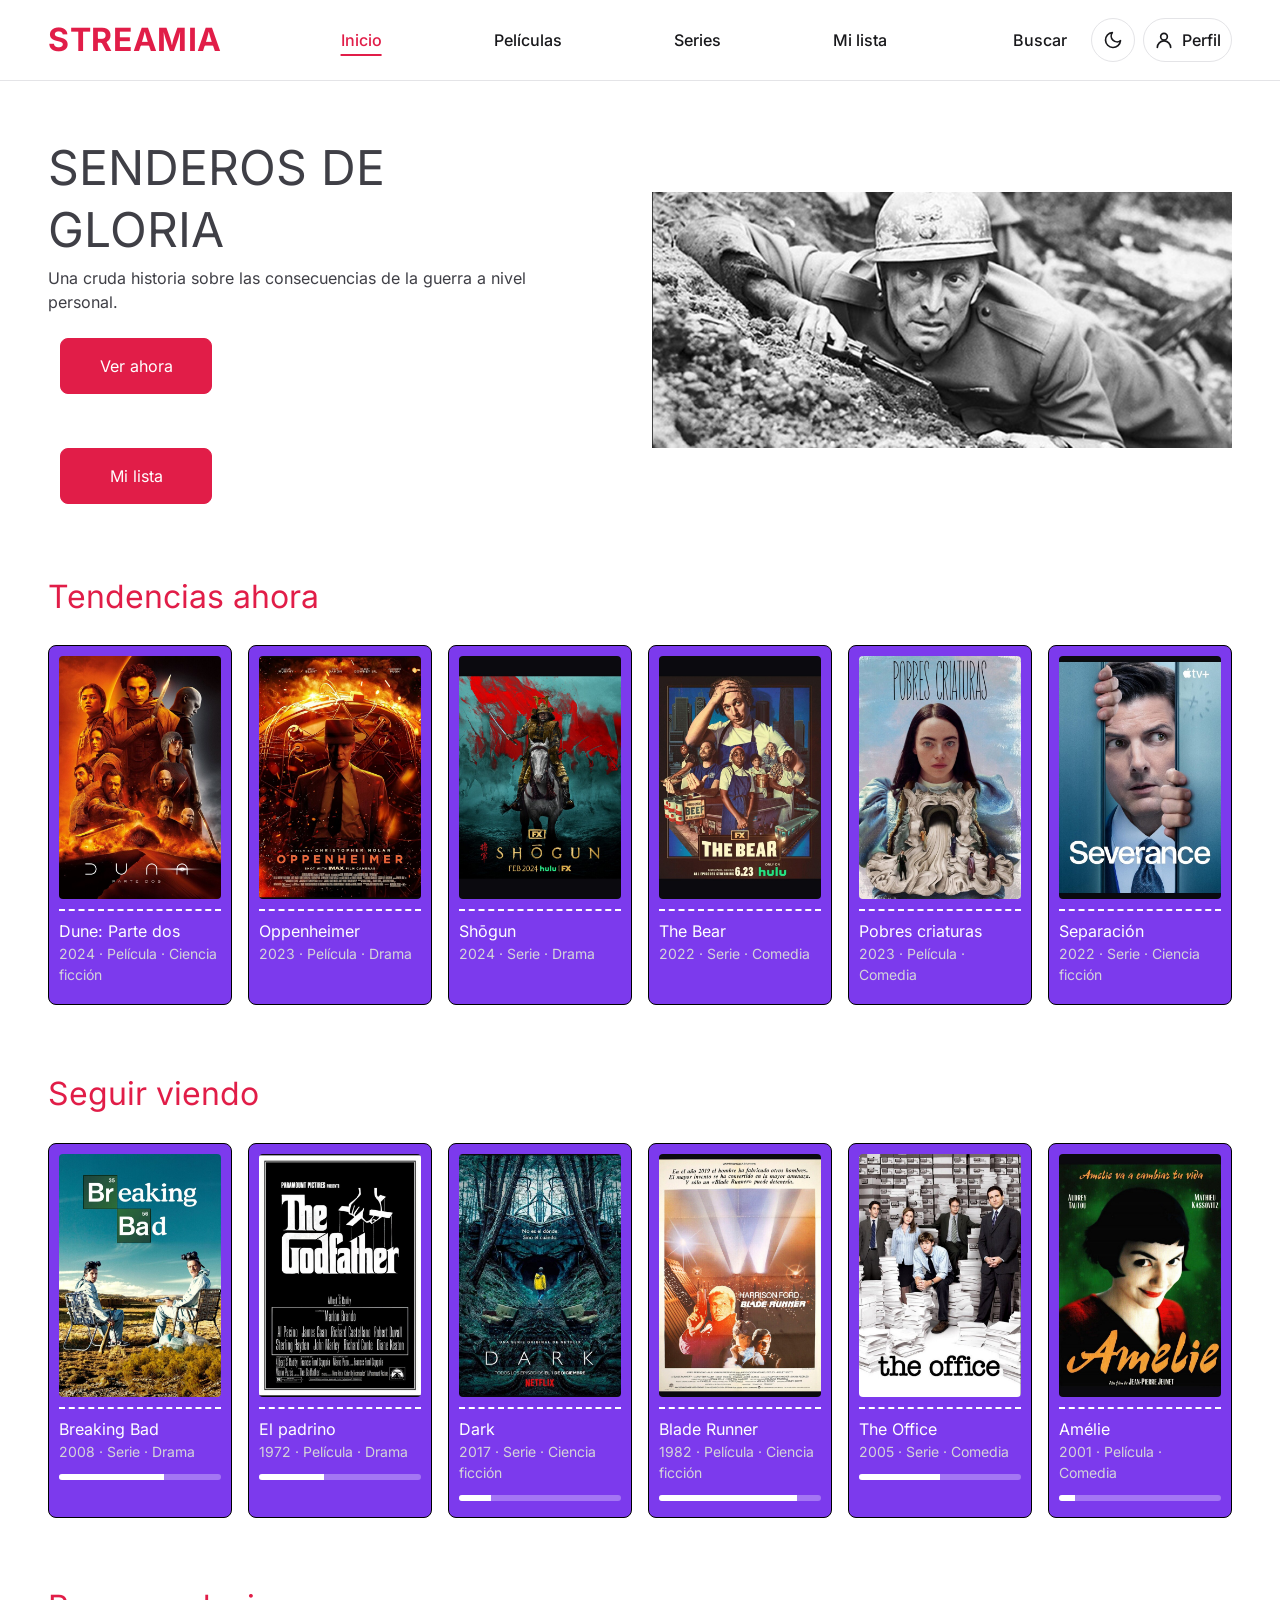
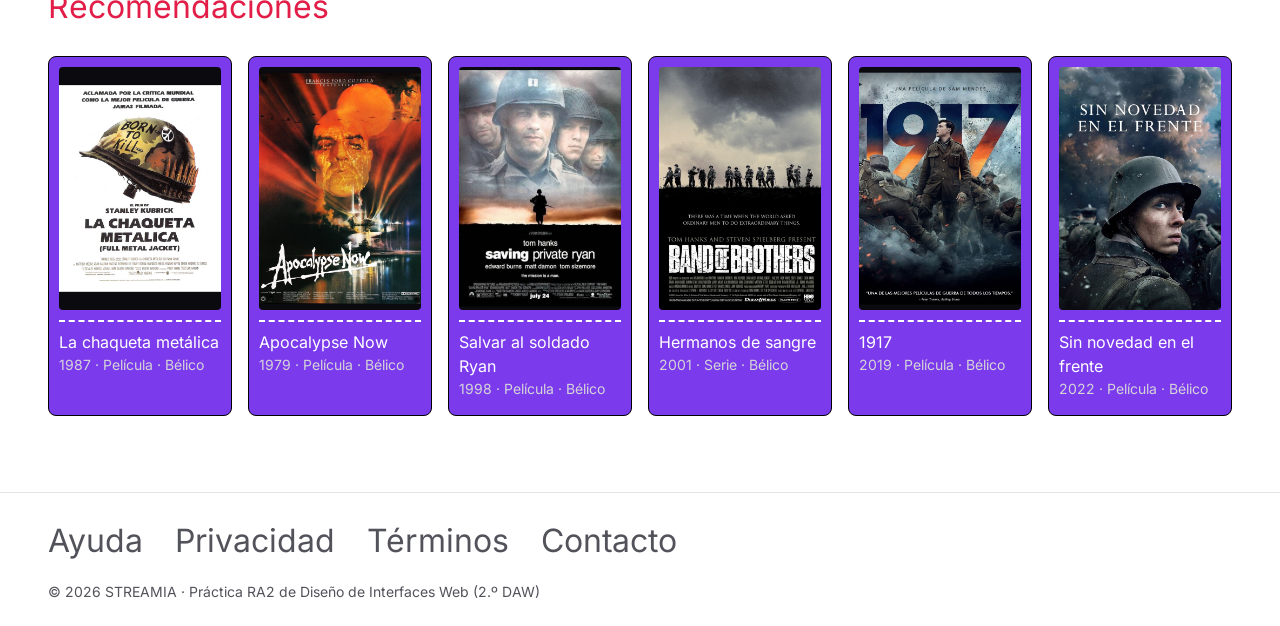
<file: index.html>
<!DOCTYPE html>
<html lang="es" data-bs-theme="light">
<head>
  <meta charset="UTF-8">
  <meta name="viewport" content="width=device-width, initial-scale=1.0">
  <meta name="description" content="STREAMIA, plataforma de streaming de películas y series.">
  <title>STREAMIA · Inicio</title>

  <!-- CSS compilado desde /scss/style.scss (Bootstrap 5.3 + estilos propios + fuente Inter local) -->
  <link rel="stylesheet" href="css/style.css">

  <!-- Aplica el tema guardado antes de pintar la página (evita parpadeos) -->
  <script>
    try {
      document.documentElement.setAttribute("data-bs-theme", localStorage.getItem("streamia-tema") || "light");
    } catch (error) { /* sin localStorage: tema claro */ }
  </script>
</head>
<body>
  <a class="salto-contenido" href="#contenido">Saltar al contenido</a>

  <header class="cabecera">
    <nav class="navbar navbar-expand-lg" aria-label="Navegación principal">
      <div class="container-fluid px-3 px-md-4 px-xl-5">
        <a class="navbar-brand marca" href="index.html">STREAMIA</a>

        <div class="acciones ms-auto order-lg-last">
          <button type="button" class="btn-icono btn-tema" id="btn-tema" aria-pressed="false" aria-label="Activar modo oscuro">
            <svg class="icono-luna" viewBox="0 0 24 24" fill="none" stroke="currentColor" stroke-width="2" stroke-linecap="round" stroke-linejoin="round" aria-hidden="true"><path d="M21 12.79A9 9 0 1 1 11.21 3 7 7 0 0 0 21 12.79z"/></svg>
            <svg class="icono-sol" viewBox="0 0 24 24" fill="none" stroke="currentColor" stroke-width="2" stroke-linecap="round" stroke-linejoin="round" aria-hidden="true"><circle cx="12" cy="12" r="4"/><path d="M12 2v2M12 20v2M4.93 4.93l1.41 1.41M17.66 17.66l1.41 1.41M2 12h2M20 12h2M6.34 17.66l-1.41 1.41M19.07 4.93l-1.41 1.41"/></svg>
            <span class="btn-tema__texto d-none d-xxl-inline">Modo oscuro</span>
          </button>
          <button type="button" class="btn-icono" data-bs-toggle="modal" data-bs-target="#modal-acceso" aria-label="Perfil: iniciar sesión o registrarse">
            <svg viewBox="0 0 24 24" fill="none" stroke="currentColor" stroke-width="2" stroke-linecap="round" stroke-linejoin="round" aria-hidden="true"><circle cx="12" cy="8" r="4"/><path d="M4 21a8 8 0 0 1 16 0"/></svg>
            <span class="d-none d-lg-inline">Perfil</span>
          </button>
        </div>

        <button class="navbar-toggler ms-2" type="button" data-bs-toggle="collapse" data-bs-target="#menu" aria-controls="menu" aria-expanded="false" aria-label="Abrir o cerrar el menú">
          <span class="navbar-toggler-icon"></span>
        </button>

        <div class="collapse navbar-collapse" id="menu">
          <ul class="navbar-nav menu-principal">
            <li class="nav-item"><a class="nav-link" href="index.html" data-nav="inicio" aria-current="page">Inicio</a></li>
            <li class="nav-item"><a class="nav-link" href="buscar.html?tipo=pelicula" data-nav="peliculas">Películas</a></li>
            <li class="nav-item"><a class="nav-link" href="buscar.html?tipo=serie" data-nav="series">Series</a></li>
            <li class="nav-item"><a class="nav-link" href="buscar.html?lista=mi-lista" data-nav="mi-lista">Mi lista</a></li>
          </ul>
          <ul class="navbar-nav menu-usuario me-lg-3">
            <li class="nav-item"><a class="nav-link" href="buscar.html" data-nav="buscar">Buscar</a></li>
          </ul>
        </div>
      </div>
    </nav>
  </header>

  <main id="contenido">
    <!-- Película destacada -->
    <section class="destacado" aria-labelledby="destacado-titulo">
      <div class="container-fluid px-3 px-md-4 px-xl-5">
        <div class="row g-4 align-items-center">
          <div class="col-12 col-md-6 col-xl-5">
            <h1 id="destacado-titulo" class="destacado__titulo">Senderos de gloria</h1>
            <p class="destacado__descripcion">Una cruda historia sobre las consecuencias de la guerra a nivel personal.</p>
            <div class="destacado__acciones">
              <a class="btn btn-primary btn-destacado" href="detalle.html?id=senderos-de-gloria">Ver ahora</a>
              <button type="button" class="btn btn-primary btn-destacado btn-mi-lista" data-id="senderos-de-gloria" aria-pressed="false">Mi lista</button>
            </div>
          </div>
          <div class="col-md-6 offset-xl-1 d-none d-md-block">
            <figure class="destacado__imagen">
              <img class="imagen-adaptable" src="img/senderos-de-gloria_horizontal.jpg" width="807" height="356" alt="Fotograma de Senderos de gloria: Kirk Douglas, con casco, en una trinchera">
            </figure>
          </div>
        </div>
      </div>
    </section>

    <section class="categoria" aria-labelledby="tendencias-titulo">
      <div class="container-fluid px-3 px-md-4 px-xl-5">
        <h2 id="tendencias-titulo" class="titulo-seccion">Tendencias ahora</h2>
      <ul class="fila row flex-nowrap g-3">
        <li class="col-7 col-sm-5 col-md-4 col-lg-3 col-xl-2">
          <article class="tarjeta">
            <img class="tarjeta__cartel" src="img/dune-parte-dos.jpg" width="600" height="900" alt="Cartel de Dune: Parte dos" loading="lazy">
            <div class="tarjeta__cuerpo">
              <h3 class="tarjeta__titulo"><a href="detalle.html?id=dune-parte-dos" class="stretched-link">Dune: Parte dos</a></h3>
              <p class="tarjeta__meta">2024 · Película · Ciencia ficción</p>
            </div>
          </article>
        </li>
        <li class="col-7 col-sm-5 col-md-4 col-lg-3 col-xl-2">
          <article class="tarjeta">
            <img class="tarjeta__cartel" src="img/oppenheimer.jpg" width="600" height="900" alt="Cartel de Oppenheimer" loading="lazy">
            <div class="tarjeta__cuerpo">
              <h3 class="tarjeta__titulo"><a href="detalle.html?id=oppenheimer" class="stretched-link">Oppenheimer</a></h3>
              <p class="tarjeta__meta">2023 · Película · Drama</p>
            </div>
          </article>
        </li>
        <li class="col-7 col-sm-5 col-md-4 col-lg-3 col-xl-2">
          <article class="tarjeta">
            <img class="tarjeta__cartel" src="img/shogun.jpg" width="600" height="900" alt="Cartel de Shōgun" loading="lazy">
            <div class="tarjeta__cuerpo">
              <h3 class="tarjeta__titulo"><a href="detalle.html?id=shogun" class="stretched-link">Shōgun</a></h3>
              <p class="tarjeta__meta">2024 · Serie · Drama</p>
            </div>
          </article>
        </li>
        <li class="col-7 col-sm-5 col-md-4 col-lg-3 col-xl-2">
          <article class="tarjeta">
            <img class="tarjeta__cartel" src="img/the-bear.jpg" width="600" height="900" alt="Cartel de The Bear" loading="lazy">
            <div class="tarjeta__cuerpo">
              <h3 class="tarjeta__titulo"><a href="detalle.html?id=the-bear" class="stretched-link">The Bear</a></h3>
              <p class="tarjeta__meta">2022 · Serie · Comedia</p>
            </div>
          </article>
        </li>
        <li class="col-7 col-sm-5 col-md-4 col-lg-3 col-xl-2">
          <article class="tarjeta">
            <img class="tarjeta__cartel" src="img/pobres-criaturas.jpg" width="600" height="900" alt="Cartel de Pobres criaturas" loading="lazy">
            <div class="tarjeta__cuerpo">
              <h3 class="tarjeta__titulo"><a href="detalle.html?id=pobres-criaturas" class="stretched-link">Pobres criaturas</a></h3>
              <p class="tarjeta__meta">2023 · Película · Comedia</p>
            </div>
          </article>
        </li>
        <li class="col-7 col-sm-5 col-md-4 col-lg-3 col-xl-2">
          <article class="tarjeta">
            <img class="tarjeta__cartel" src="img/separacion-severance.jpg" width="600" height="900" alt="Cartel de Separación" loading="lazy">
            <div class="tarjeta__cuerpo">
              <h3 class="tarjeta__titulo"><a href="detalle.html?id=separacion-severance" class="stretched-link">Separación</a></h3>
              <p class="tarjeta__meta">2022 · Serie · Ciencia ficción</p>
            </div>
          </article>
        </li>
        <li class="col-7 col-sm-5 col-md-4 col-lg-3 col-xl-2">
          <article class="tarjeta">
            <img class="tarjeta__cartel" src="img/sin-novedad-en-el-frente.jpg" width="600" height="900" alt="Cartel de Sin novedad en el frente" loading="lazy">
            <div class="tarjeta__cuerpo">
              <h3 class="tarjeta__titulo"><a href="detalle.html?id=sin-novedad-en-el-frente" class="stretched-link">Sin novedad en el frente</a></h3>
              <p class="tarjeta__meta">2022 · Película · Bélico</p>
            </div>
          </article>
        </li>
        <li class="col-7 col-sm-5 col-md-4 col-lg-3 col-xl-2">
          <article class="tarjeta">
            <img class="tarjeta__cartel" src="img/1917.jpg" width="600" height="900" alt="Cartel de 1917" loading="lazy">
            <div class="tarjeta__cuerpo">
              <h3 class="tarjeta__titulo"><a href="detalle.html?id=1917" class="stretched-link">1917</a></h3>
              <p class="tarjeta__meta">2019 · Película · Bélico</p>
            </div>
          </article>
        </li>
      </ul>
      </div>
    </section>

    <section class="categoria" aria-labelledby="seguir-titulo">
      <div class="container-fluid px-3 px-md-4 px-xl-5">
        <h2 id="seguir-titulo" class="titulo-seccion">Seguir viendo</h2>
      <ul class="fila row flex-nowrap g-3">
        <li class="col-7 col-sm-5 col-md-4 col-lg-3 col-xl-2">
          <article class="tarjeta">
            <img class="tarjeta__cartel" src="img/breaking-bad.jpg" width="600" height="900" alt="Cartel de Breaking Bad" loading="lazy">
            <div class="tarjeta__cuerpo">
              <h3 class="tarjeta__titulo"><a href="detalle.html?id=breaking-bad" class="stretched-link">Breaking Bad</a></h3>
              <p class="tarjeta__meta">2008 · Serie · Drama</p>
              <div class="progress" role="progressbar" aria-label="Visto de Breaking Bad" aria-valuenow="65" aria-valuemin="0" aria-valuemax="100">
                <div class="progress-bar" style="width: 65%"></div>
              </div>
            </div>
          </article>
        </li>
        <li class="col-7 col-sm-5 col-md-4 col-lg-3 col-xl-2">
          <article class="tarjeta">
            <img class="tarjeta__cartel" src="img/el-padrino.jpg" width="600" height="900" alt="Cartel de El padrino" loading="lazy">
            <div class="tarjeta__cuerpo">
              <h3 class="tarjeta__titulo"><a href="detalle.html?id=el-padrino" class="stretched-link">El padrino</a></h3>
              <p class="tarjeta__meta">1972 · Película · Drama</p>
              <div class="progress" role="progressbar" aria-label="Visto de El padrino" aria-valuenow="40" aria-valuemin="0" aria-valuemax="100">
                <div class="progress-bar" style="width: 40%"></div>
              </div>
            </div>
          </article>
        </li>
        <li class="col-7 col-sm-5 col-md-4 col-lg-3 col-xl-2">
          <article class="tarjeta">
            <img class="tarjeta__cartel" src="img/dark.jpg" width="600" height="900" alt="Cartel de Dark" loading="lazy">
            <div class="tarjeta__cuerpo">
              <h3 class="tarjeta__titulo"><a href="detalle.html?id=dark" class="stretched-link">Dark</a></h3>
              <p class="tarjeta__meta">2017 · Serie · Ciencia ficción</p>
              <div class="progress" role="progressbar" aria-label="Visto de Dark" aria-valuenow="20" aria-valuemin="0" aria-valuemax="100">
                <div class="progress-bar" style="width: 20%"></div>
              </div>
            </div>
          </article>
        </li>
        <li class="col-7 col-sm-5 col-md-4 col-lg-3 col-xl-2">
          <article class="tarjeta">
            <img class="tarjeta__cartel" src="img/blade-runner.jpg" width="600" height="900" alt="Cartel de Blade Runner" loading="lazy">
            <div class="tarjeta__cuerpo">
              <h3 class="tarjeta__titulo"><a href="detalle.html?id=blade-runner" class="stretched-link">Blade Runner</a></h3>
              <p class="tarjeta__meta">1982 · Película · Ciencia ficción</p>
              <div class="progress" role="progressbar" aria-label="Visto de Blade Runner" aria-valuenow="85" aria-valuemin="0" aria-valuemax="100">
                <div class="progress-bar" style="width: 85%"></div>
              </div>
            </div>
          </article>
        </li>
        <li class="col-7 col-sm-5 col-md-4 col-lg-3 col-xl-2">
          <article class="tarjeta">
            <img class="tarjeta__cartel" src="img/the-office.jpg" width="600" height="900" alt="Cartel de The Office" loading="lazy">
            <div class="tarjeta__cuerpo">
              <h3 class="tarjeta__titulo"><a href="detalle.html?id=the-office" class="stretched-link">The Office</a></h3>
              <p class="tarjeta__meta">2005 · Serie · Comedia</p>
              <div class="progress" role="progressbar" aria-label="Visto de The Office" aria-valuenow="50" aria-valuemin="0" aria-valuemax="100">
                <div class="progress-bar" style="width: 50%"></div>
              </div>
            </div>
          </article>
        </li>
        <li class="col-7 col-sm-5 col-md-4 col-lg-3 col-xl-2">
          <article class="tarjeta">
            <img class="tarjeta__cartel" src="img/amelie.jpg" width="600" height="900" alt="Cartel de Amélie" loading="lazy">
            <div class="tarjeta__cuerpo">
              <h3 class="tarjeta__titulo"><a href="detalle.html?id=amelie" class="stretched-link">Amélie</a></h3>
              <p class="tarjeta__meta">2001 · Película · Comedia</p>
              <div class="progress" role="progressbar" aria-label="Visto de Amélie" aria-valuenow="10" aria-valuemin="0" aria-valuemax="100">
                <div class="progress-bar" style="width: 10%"></div>
              </div>
            </div>
          </article>
        </li>
      </ul>
      </div>
    </section>

    <section class="categoria" aria-labelledby="recomendaciones-titulo">
      <div class="container-fluid px-3 px-md-4 px-xl-5">
        <h2 id="recomendaciones-titulo" class="titulo-seccion">Recomendaciones</h2>
      <ul class="fila row flex-nowrap g-3">
        <li class="col-7 col-sm-5 col-md-4 col-lg-3 col-xl-2">
          <article class="tarjeta">
            <img class="tarjeta__cartel" src="img/la-chaqueta-metalica.jpg" width="600" height="900" alt="Cartel de La chaqueta metálica" loading="lazy">
            <div class="tarjeta__cuerpo">
              <h3 class="tarjeta__titulo"><a href="detalle.html?id=la-chaqueta-metalica" class="stretched-link">La chaqueta metálica</a></h3>
              <p class="tarjeta__meta">1987 · Película · Bélico</p>
            </div>
          </article>
        </li>
        <li class="col-7 col-sm-5 col-md-4 col-lg-3 col-xl-2">
          <article class="tarjeta">
            <img class="tarjeta__cartel" src="img/apocalypse-now.jpg" width="600" height="900" alt="Cartel de Apocalypse Now" loading="lazy">
            <div class="tarjeta__cuerpo">
              <h3 class="tarjeta__titulo"><a href="detalle.html?id=apocalypse-now" class="stretched-link">Apocalypse Now</a></h3>
              <p class="tarjeta__meta">1979 · Película · Bélico</p>
            </div>
          </article>
        </li>
        <li class="col-7 col-sm-5 col-md-4 col-lg-3 col-xl-2">
          <article class="tarjeta">
            <img class="tarjeta__cartel" src="img/salvar-al-soldado-ryan.jpg" width="600" height="900" alt="Cartel de Salvar al soldado Ryan" loading="lazy">
            <div class="tarjeta__cuerpo">
              <h3 class="tarjeta__titulo"><a href="detalle.html?id=salvar-al-soldado-ryan" class="stretched-link">Salvar al soldado Ryan</a></h3>
              <p class="tarjeta__meta">1998 · Película · Bélico</p>
            </div>
          </article>
        </li>
        <li class="col-7 col-sm-5 col-md-4 col-lg-3 col-xl-2">
          <article class="tarjeta">
            <img class="tarjeta__cartel" src="img/hermanos-de-sangre.jpg" width="600" height="900" alt="Cartel de Hermanos de sangre" loading="lazy">
            <div class="tarjeta__cuerpo">
              <h3 class="tarjeta__titulo"><a href="detalle.html?id=hermanos-de-sangre" class="stretched-link">Hermanos de sangre</a></h3>
              <p class="tarjeta__meta">2001 · Serie · Bélico</p>
            </div>
          </article>
        </li>
        <li class="col-7 col-sm-5 col-md-4 col-lg-3 col-xl-2">
          <article class="tarjeta">
            <img class="tarjeta__cartel" src="img/1917.jpg" width="600" height="900" alt="Cartel de 1917" loading="lazy">
            <div class="tarjeta__cuerpo">
              <h3 class="tarjeta__titulo"><a href="detalle.html?id=1917" class="stretched-link">1917</a></h3>
              <p class="tarjeta__meta">2019 · Película · Bélico</p>
            </div>
          </article>
        </li>
        <li class="col-7 col-sm-5 col-md-4 col-lg-3 col-xl-2">
          <article class="tarjeta">
            <img class="tarjeta__cartel" src="img/sin-novedad-en-el-frente.jpg" width="600" height="900" alt="Cartel de Sin novedad en el frente" loading="lazy">
            <div class="tarjeta__cuerpo">
              <h3 class="tarjeta__titulo"><a href="detalle.html?id=sin-novedad-en-el-frente" class="stretched-link">Sin novedad en el frente</a></h3>
              <p class="tarjeta__meta">2022 · Película · Bélico</p>
            </div>
          </article>
        </li>
        <li class="col-7 col-sm-5 col-md-4 col-lg-3 col-xl-2">
          <article class="tarjeta">
            <img class="tarjeta__cartel" src="img/el-padrino.jpg" width="600" height="900" alt="Cartel de El padrino" loading="lazy">
            <div class="tarjeta__cuerpo">
              <h3 class="tarjeta__titulo"><a href="detalle.html?id=el-padrino" class="stretched-link">El padrino</a></h3>
              <p class="tarjeta__meta">1972 · Película · Drama</p>
            </div>
          </article>
        </li>
        <li class="col-7 col-sm-5 col-md-4 col-lg-3 col-xl-2">
          <article class="tarjeta">
            <img class="tarjeta__cartel" src="img/blade-runner.jpg" width="600" height="900" alt="Cartel de Blade Runner" loading="lazy">
            <div class="tarjeta__cuerpo">
              <h3 class="tarjeta__titulo"><a href="detalle.html?id=blade-runner" class="stretched-link">Blade Runner</a></h3>
              <p class="tarjeta__meta">1982 · Película · Ciencia ficción</p>
            </div>
          </article>
        </li>
      </ul>
      </div>
    </section>
  </main>

  <footer class="pie">
    <div class="container-fluid px-3 px-md-4 px-xl-5">
      <nav aria-label="Información y ayuda">
        <ul class="pie__enlaces">
          <li><a href="#">Ayuda</a></li>
          <li><a href="#">Privacidad</a></li>
          <li><a href="#">Términos</a></li>
          <li><a href="#">Contacto</a></li>
        </ul>
      </nav>
      <p class="pie__copy">© 2026 STREAMIA · Práctica RA2 de Diseño de Interfaces Web (2.º DAW)</p>
    </div>
  </footer>

  <!-- Modal de acceso: formulario con validación (Perfil) -->
  <div class="modal fade modal-acceso" id="modal-acceso" tabindex="-1" role="dialog" aria-labelledby="modal-acceso-titulo" aria-hidden="true">
    <div class="modal-dialog modal-dialog-centered">
      <div class="modal-content">
        <div class="modal-header">
          <h2 class="modal-title h4" id="modal-acceso-titulo">Accede a STREAMIA</h2>
          <button type="button" class="btn-close" data-bs-dismiss="modal" aria-label="Cerrar"></button>
        </div>
        <div class="modal-body">
          <ul class="nav nav-pills nav-fill mb-4" id="pestanas-acceso" role="tablist">
            <li class="nav-item" role="presentation">
              <button class="nav-link active" id="pestana-login" data-bs-toggle="pill" data-bs-target="#panel-login" type="button" role="tab" aria-controls="panel-login" aria-selected="true">Iniciar sesión</button>
            </li>
            <li class="nav-item" role="presentation">
              <button class="nav-link" id="pestana-registro" data-bs-toggle="pill" data-bs-target="#panel-registro" type="button" role="tab" aria-controls="panel-registro" aria-selected="false">Crear cuenta</button>
            </li>
          </ul>

          <div class="tab-content">
            <!-- Iniciar sesión -->
            <div class="tab-pane fade show active" id="panel-login" role="tabpanel" aria-labelledby="pestana-login" tabindex="0">
              <form id="form-login" class="needs-validation" novalidate>
                <div class="mb-3">
                  <label for="login-email" class="form-label">Correo electrónico</label>
                  <input type="email" class="form-control" id="login-email" name="email" autocomplete="email" required>
                  <div class="invalid-feedback">Introduce un correo electrónico válido.</div>
                </div>
                <div class="mb-3">
                  <label for="login-clave" class="form-label">Contraseña</label>
                  <input type="password" class="form-control" id="login-clave" name="clave" autocomplete="current-password" minlength="8" required>
                  <div class="invalid-feedback">La contraseña debe tener al menos 8 caracteres.</div>
                </div>
                <div class="form-check mb-4">
                  <input class="form-check-input" type="checkbox" id="login-recordar" name="recordar">
                  <label class="form-check-label" for="login-recordar">Recordarme</label>
                </div>
                <button type="submit" class="btn btn-primary w-100">Iniciar sesión</button>
                <div class="alert alert-success mt-3 mb-0 d-none" role="status" data-mensaje-exito></div>
              </form>
            </div>

            <!-- Crear cuenta -->
            <div class="tab-pane fade" id="panel-registro" role="tabpanel" aria-labelledby="pestana-registro" tabindex="0">
              <form id="form-registro" class="needs-validation" novalidate>
                <div class="mb-3">
                  <label for="registro-nombre" class="form-label">Nombre</label>
                  <input type="text" class="form-control" id="registro-nombre" name="nombre" autocomplete="name" minlength="3" required>
                  <div class="invalid-feedback">El nombre debe tener al menos 3 caracteres.</div>
                </div>
                <div class="mb-3">
                  <label for="registro-email" class="form-label">Correo electrónico</label>
                  <input type="email" class="form-control" id="registro-email" name="email" autocomplete="email" required>
                  <div class="invalid-feedback">Introduce un correo electrónico válido.</div>
                </div>
                <div class="mb-3">
                  <label for="registro-clave" class="form-label">Contraseña</label>
                  <input type="password" class="form-control" id="registro-clave" name="clave" autocomplete="new-password" minlength="8" required aria-describedby="ayuda-clave">
                  <div id="ayuda-clave" class="form-text">Mínimo 8 caracteres.</div>
                  <div class="invalid-feedback">La contraseña debe tener al menos 8 caracteres.</div>
                </div>
                <div class="mb-3">
                  <label for="registro-confirmar" class="form-label">Repite la contraseña</label>
                  <input type="password" class="form-control" id="registro-confirmar" name="confirmar" autocomplete="new-password" required>
                  <div class="invalid-feedback">Las contraseñas no coinciden.</div>
                </div>
                <div class="form-check mb-4">
                  <input class="form-check-input" type="checkbox" id="registro-terminos" name="terminos" required>
                  <label class="form-check-label" for="registro-terminos">Acepto los términos de uso</label>
                  <div class="invalid-feedback">Debes aceptar los términos para continuar.</div>
                </div>
                <button type="submit" class="btn btn-primary w-100">Crear cuenta</button>
                <div class="alert alert-success mt-3 mb-0 d-none" role="status" data-mensaje-exito></div>
              </form>
            </div>
          </div>
        </div>
      </div>
    </div>
  </div>

  <!-- JavaScript de Bootstrap (incluye Popper), datos y lógica propia -->
  <script src="js/bootstrap.bundle.min.js"></script>
  <script src="js/script.js"></script>
</body>
</html>
</file>
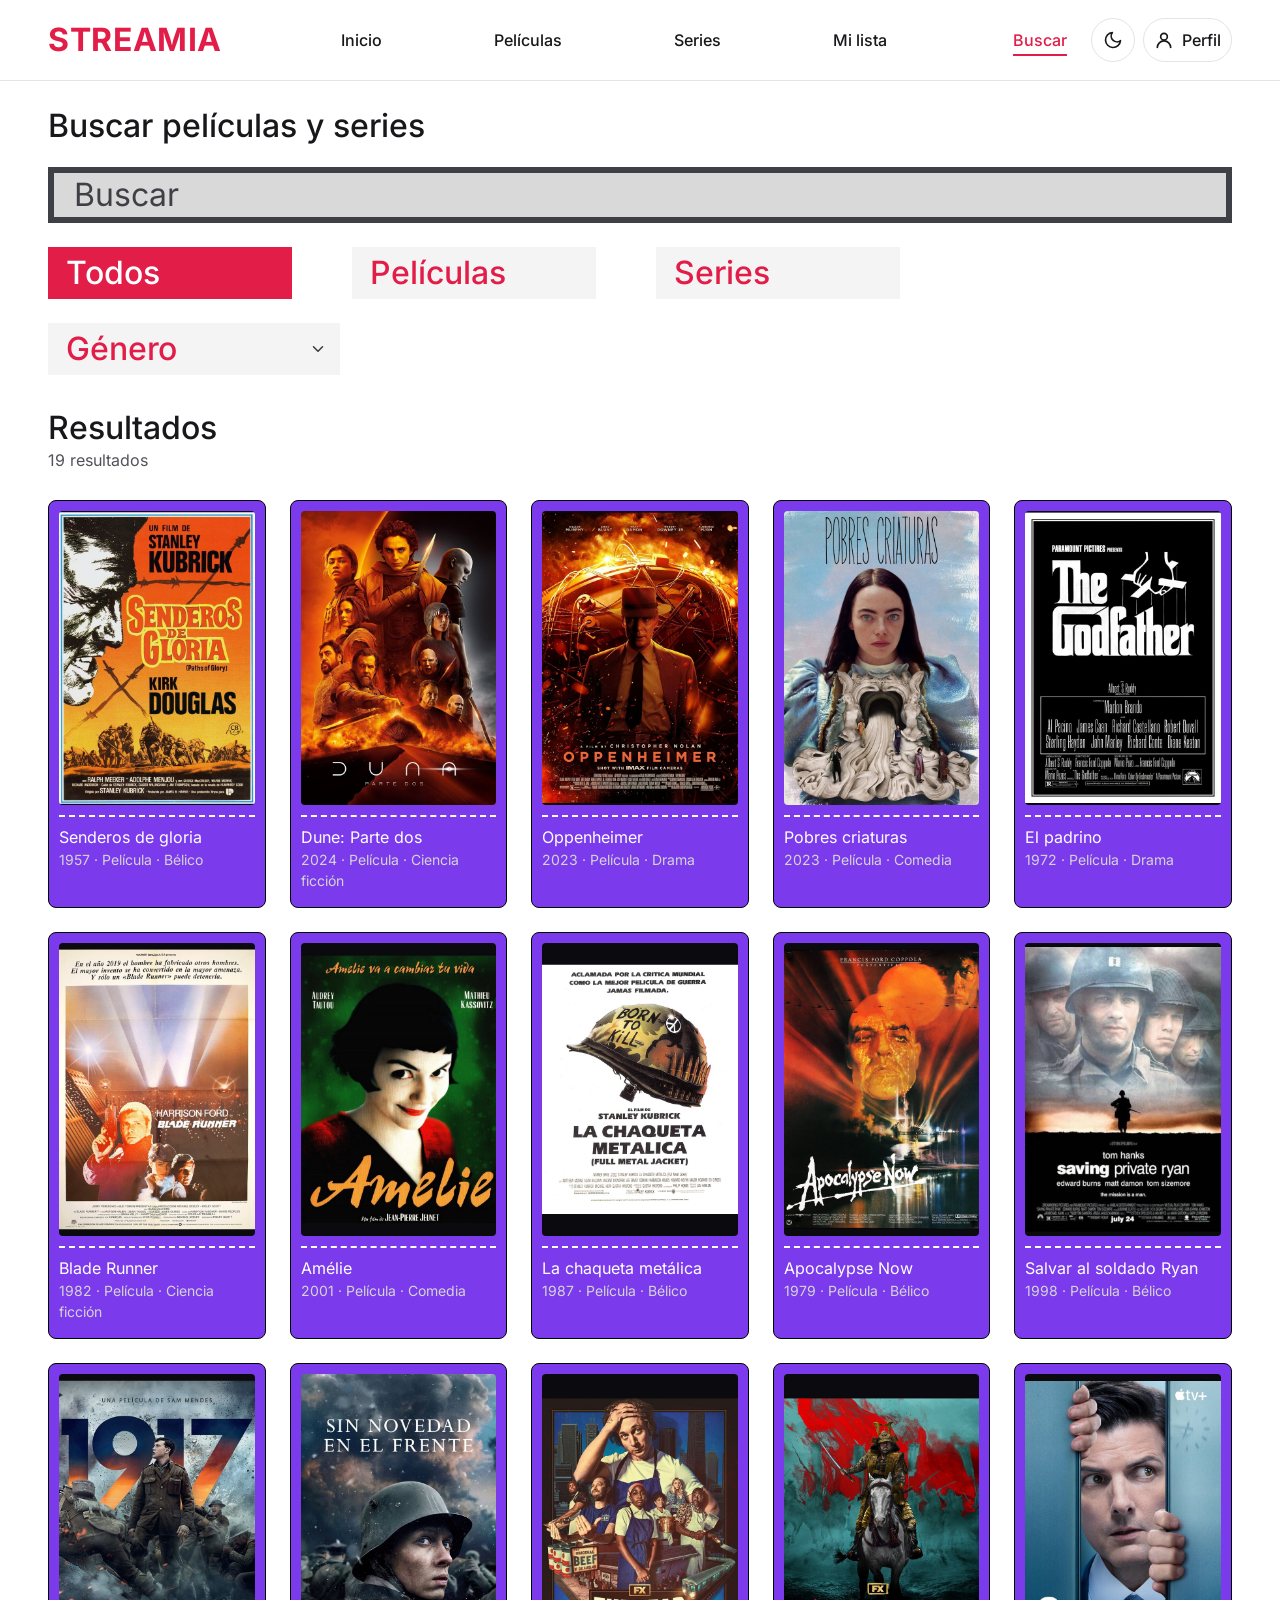
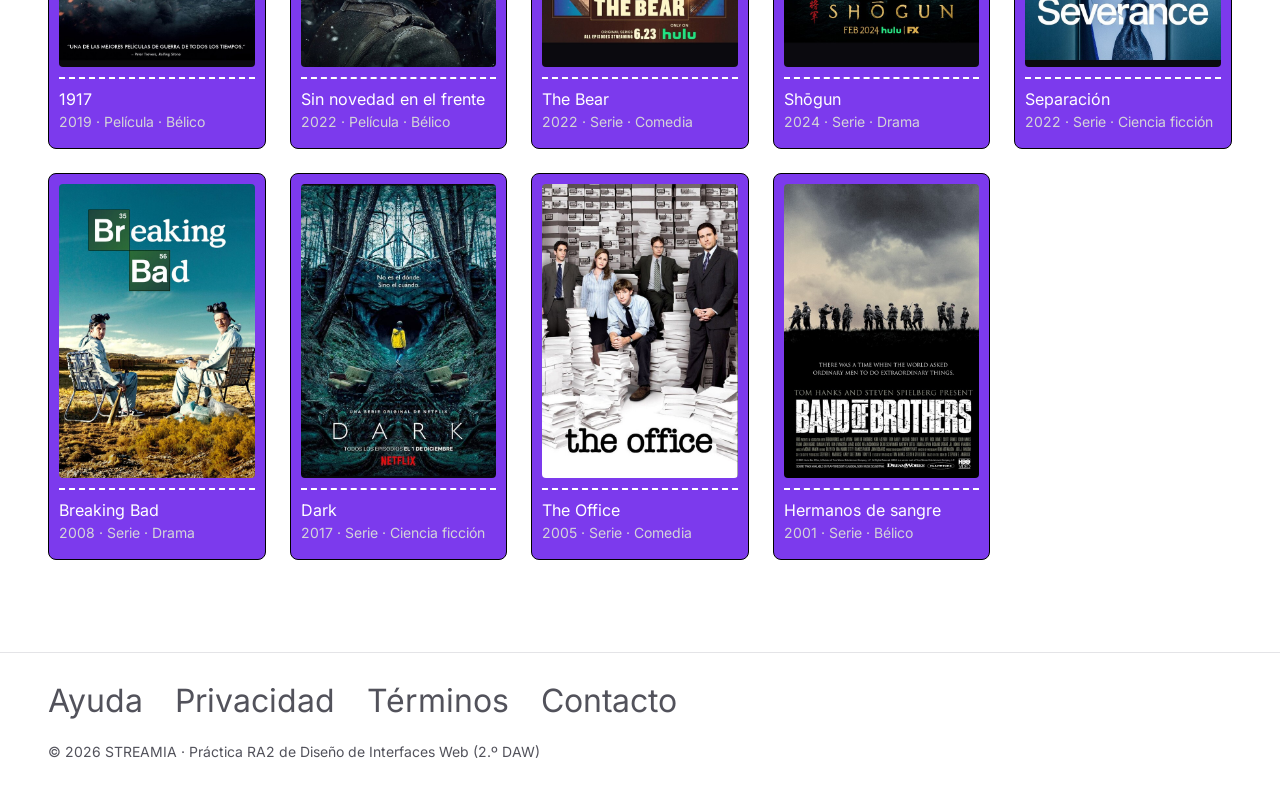
<file: buscar.html>
<!DOCTYPE html>
<html lang="es" data-bs-theme="light">
<head>
  <meta charset="UTF-8">
  <meta name="viewport" content="width=device-width, initial-scale=1.0">
  <meta name="description" content="Busca películas y series en STREAMIA y filtra por tipo y género.">
  <title>STREAMIA · Buscar</title>

  <!-- CSS compilado desde /scss/style.scss (Bootstrap 5.3 + estilos propios + fuente Inter local) -->
  <link rel="stylesheet" href="css/style.css">

  <!-- Aplica el tema guardado antes de pintar la página (evita parpadeos) -->
  <script>
    try {
      document.documentElement.setAttribute("data-bs-theme", localStorage.getItem("streamia-tema") || "light");
    } catch (error) { /* sin localStorage: tema claro */ }
  </script>
</head>
<body>
  <a class="salto-contenido" href="#contenido">Saltar al contenido</a>

  <header class="cabecera">
    <nav class="navbar navbar-expand-lg" aria-label="Navegación principal">
      <div class="container-fluid px-3 px-md-4 px-xl-5">
        <a class="navbar-brand marca" href="index.html">STREAMIA</a>

        <div class="acciones ms-auto order-lg-last">
          <button type="button" class="btn-icono btn-tema" id="btn-tema" aria-pressed="false" aria-label="Activar modo oscuro">
            <svg class="icono-luna" viewBox="0 0 24 24" fill="none" stroke="currentColor" stroke-width="2" stroke-linecap="round" stroke-linejoin="round" aria-hidden="true"><path d="M21 12.79A9 9 0 1 1 11.21 3 7 7 0 0 0 21 12.79z"/></svg>
            <svg class="icono-sol" viewBox="0 0 24 24" fill="none" stroke="currentColor" stroke-width="2" stroke-linecap="round" stroke-linejoin="round" aria-hidden="true"><circle cx="12" cy="12" r="4"/><path d="M12 2v2M12 20v2M4.93 4.93l1.41 1.41M17.66 17.66l1.41 1.41M2 12h2M20 12h2M6.34 17.66l-1.41 1.41M19.07 4.93l-1.41 1.41"/></svg>
            <span class="btn-tema__texto d-none d-xxl-inline">Modo oscuro</span>
          </button>
          <button type="button" class="btn-icono" data-bs-toggle="modal" data-bs-target="#modal-acceso" aria-label="Perfil: iniciar sesión o registrarse">
            <svg viewBox="0 0 24 24" fill="none" stroke="currentColor" stroke-width="2" stroke-linecap="round" stroke-linejoin="round" aria-hidden="true"><circle cx="12" cy="8" r="4"/><path d="M4 21a8 8 0 0 1 16 0"/></svg>
            <span class="d-none d-lg-inline">Perfil</span>
          </button>
        </div>

        <button class="navbar-toggler ms-2" type="button" data-bs-toggle="collapse" data-bs-target="#menu" aria-controls="menu" aria-expanded="false" aria-label="Abrir o cerrar el menú">
          <span class="navbar-toggler-icon"></span>
        </button>

        <div class="collapse navbar-collapse" id="menu">
          <ul class="navbar-nav menu-principal">
            <li class="nav-item"><a class="nav-link" href="index.html" data-nav="inicio">Inicio</a></li>
            <li class="nav-item"><a class="nav-link" href="buscar.html?tipo=pelicula" data-nav="peliculas">Películas</a></li>
            <li class="nav-item"><a class="nav-link" href="buscar.html?tipo=serie" data-nav="series">Series</a></li>
            <li class="nav-item"><a class="nav-link" href="buscar.html?lista=mi-lista" data-nav="mi-lista">Mi lista</a></li>
          </ul>
          <ul class="navbar-nav menu-usuario me-lg-3">
            <li class="nav-item"><a class="nav-link" href="buscar.html" data-nav="buscar" aria-current="page">Buscar</a></li>
          </ul>
        </div>
      </div>
    </nav>
  </header>

  <main id="contenido" class="busqueda">
    <div class="container-fluid px-3 px-md-4 px-xl-5">
      <h1 class="busqueda__titulo" id="busqueda-titulo">Buscar películas y series</h1>

      <form id="form-busqueda" class="mb-4" role="search" action="buscar.html" method="get">
        <label for="campo-busqueda" class="visually-hidden">Buscar por título</label>
        <input type="search" class="form-control buscador" id="campo-busqueda" name="q" placeholder="Buscar" autocomplete="off">
      </form>

      <div class="filtros" role="group" aria-label="Filtrar resultados">
        <button type="button" class="btn filtro" data-tipo="todos" aria-pressed="true">Todos</button>
        <button type="button" class="btn filtro" data-tipo="pelicula" aria-pressed="false">Películas</button>
        <button type="button" class="btn filtro" data-tipo="serie" aria-pressed="false">Series</button>
        <label for="filtro-genero" class="visually-hidden">Filtrar por género</label>
        <select class="form-select filtro" id="filtro-genero">
          <option value="">Género</option>
          <option value="belico">Bélico</option>
          <option value="ciencia-ficcion">Ciencia ficción</option>
          <option value="comedia">Comedia</option>
          <option value="drama">Drama</option>
        </select>
      </div>

      <section aria-labelledby="resultados-titulo">
        <h2 class="busqueda__resultados" id="resultados-titulo">Resultados</h2>
        <p class="busqueda__contador" id="contador" aria-live="polite">19 resultados</p>
        <ul class="resultados row row-cols-2 row-cols-sm-3 row-cols-md-4 row-cols-lg-5 row-cols-xxl-6 g-3 g-md-4 list-unstyled" id="lista-resultados">
          <li class="col">
            <article class="tarjeta" data-id="senderos-de-gloria" data-tipo="pelicula" data-genero="belico" data-titulo="senderos de gloria paths of glory">
              <img class="tarjeta__cartel" src="img/senderos-de-gloria.jpg" width="600" height="900" alt="Cartel de Senderos de gloria" loading="lazy">
              <div class="tarjeta__cuerpo">
                <h3 class="tarjeta__titulo"><a href="detalle.html?id=senderos-de-gloria" class="stretched-link">Senderos de gloria</a></h3>
                <p class="tarjeta__meta">1957 · Película · Bélico</p>
              </div>
            </article>
          </li>
          <li class="col">
            <article class="tarjeta" data-id="dune-parte-dos" data-tipo="pelicula" data-genero="ciencia-ficcion" data-titulo="dune: parte dos">
              <img class="tarjeta__cartel" src="img/dune-parte-dos.jpg" width="600" height="900" alt="Cartel de Dune: Parte dos" loading="lazy">
              <div class="tarjeta__cuerpo">
                <h3 class="tarjeta__titulo"><a href="detalle.html?id=dune-parte-dos" class="stretched-link">Dune: Parte dos</a></h3>
                <p class="tarjeta__meta">2024 · Película · Ciencia ficción</p>
              </div>
            </article>
          </li>
          <li class="col">
            <article class="tarjeta" data-id="oppenheimer" data-tipo="pelicula" data-genero="drama" data-titulo="oppenheimer">
              <img class="tarjeta__cartel" src="img/oppenheimer.jpg" width="600" height="900" alt="Cartel de Oppenheimer" loading="lazy">
              <div class="tarjeta__cuerpo">
                <h3 class="tarjeta__titulo"><a href="detalle.html?id=oppenheimer" class="stretched-link">Oppenheimer</a></h3>
                <p class="tarjeta__meta">2023 · Película · Drama</p>
              </div>
            </article>
          </li>
          <li class="col">
            <article class="tarjeta" data-id="pobres-criaturas" data-tipo="pelicula" data-genero="comedia" data-titulo="pobres criaturas">
              <img class="tarjeta__cartel" src="img/pobres-criaturas.jpg" width="600" height="900" alt="Cartel de Pobres criaturas" loading="lazy">
              <div class="tarjeta__cuerpo">
                <h3 class="tarjeta__titulo"><a href="detalle.html?id=pobres-criaturas" class="stretched-link">Pobres criaturas</a></h3>
                <p class="tarjeta__meta">2023 · Película · Comedia</p>
              </div>
            </article>
          </li>
          <li class="col">
            <article class="tarjeta" data-id="el-padrino" data-tipo="pelicula" data-genero="drama" data-titulo="el padrino">
              <img class="tarjeta__cartel" src="img/el-padrino.jpg" width="600" height="900" alt="Cartel de El padrino" loading="lazy">
              <div class="tarjeta__cuerpo">
                <h3 class="tarjeta__titulo"><a href="detalle.html?id=el-padrino" class="stretched-link">El padrino</a></h3>
                <p class="tarjeta__meta">1972 · Película · Drama</p>
              </div>
            </article>
          </li>
          <li class="col">
            <article class="tarjeta" data-id="blade-runner" data-tipo="pelicula" data-genero="ciencia-ficcion" data-titulo="blade runner">
              <img class="tarjeta__cartel" src="img/blade-runner.jpg" width="600" height="900" alt="Cartel de Blade Runner" loading="lazy">
              <div class="tarjeta__cuerpo">
                <h3 class="tarjeta__titulo"><a href="detalle.html?id=blade-runner" class="stretched-link">Blade Runner</a></h3>
                <p class="tarjeta__meta">1982 · Película · Ciencia ficción</p>
              </div>
            </article>
          </li>
          <li class="col">
            <article class="tarjeta" data-id="amelie" data-tipo="pelicula" data-genero="comedia" data-titulo="amélie">
              <img class="tarjeta__cartel" src="img/amelie.jpg" width="600" height="900" alt="Cartel de Amélie" loading="lazy">
              <div class="tarjeta__cuerpo">
                <h3 class="tarjeta__titulo"><a href="detalle.html?id=amelie" class="stretched-link">Amélie</a></h3>
                <p class="tarjeta__meta">2001 · Película · Comedia</p>
              </div>
            </article>
          </li>
          <li class="col">
            <article class="tarjeta" data-id="la-chaqueta-metalica" data-tipo="pelicula" data-genero="belico" data-titulo="la chaqueta metálica">
              <img class="tarjeta__cartel" src="img/la-chaqueta-metalica.jpg" width="600" height="900" alt="Cartel de La chaqueta metálica" loading="lazy">
              <div class="tarjeta__cuerpo">
                <h3 class="tarjeta__titulo"><a href="detalle.html?id=la-chaqueta-metalica" class="stretched-link">La chaqueta metálica</a></h3>
                <p class="tarjeta__meta">1987 · Película · Bélico</p>
              </div>
            </article>
          </li>
          <li class="col">
            <article class="tarjeta" data-id="apocalypse-now" data-tipo="pelicula" data-genero="belico" data-titulo="apocalypse now">
              <img class="tarjeta__cartel" src="img/apocalypse-now.jpg" width="600" height="900" alt="Cartel de Apocalypse Now" loading="lazy">
              <div class="tarjeta__cuerpo">
                <h3 class="tarjeta__titulo"><a href="detalle.html?id=apocalypse-now" class="stretched-link">Apocalypse Now</a></h3>
                <p class="tarjeta__meta">1979 · Película · Bélico</p>
              </div>
            </article>
          </li>
          <li class="col">
            <article class="tarjeta" data-id="salvar-al-soldado-ryan" data-tipo="pelicula" data-genero="belico" data-titulo="salvar al soldado ryan">
              <img class="tarjeta__cartel" src="img/salvar-al-soldado-ryan.jpg" width="600" height="900" alt="Cartel de Salvar al soldado Ryan" loading="lazy">
              <div class="tarjeta__cuerpo">
                <h3 class="tarjeta__titulo"><a href="detalle.html?id=salvar-al-soldado-ryan" class="stretched-link">Salvar al soldado Ryan</a></h3>
                <p class="tarjeta__meta">1998 · Película · Bélico</p>
              </div>
            </article>
          </li>
          <li class="col">
            <article class="tarjeta" data-id="1917" data-tipo="pelicula" data-genero="belico" data-titulo="1917">
              <img class="tarjeta__cartel" src="img/1917.jpg" width="600" height="900" alt="Cartel de 1917" loading="lazy">
              <div class="tarjeta__cuerpo">
                <h3 class="tarjeta__titulo"><a href="detalle.html?id=1917" class="stretched-link">1917</a></h3>
                <p class="tarjeta__meta">2019 · Película · Bélico</p>
              </div>
            </article>
          </li>
          <li class="col">
            <article class="tarjeta" data-id="sin-novedad-en-el-frente" data-tipo="pelicula" data-genero="belico" data-titulo="sin novedad en el frente">
              <img class="tarjeta__cartel" src="img/sin-novedad-en-el-frente.jpg" width="600" height="900" alt="Cartel de Sin novedad en el frente" loading="lazy">
              <div class="tarjeta__cuerpo">
                <h3 class="tarjeta__titulo"><a href="detalle.html?id=sin-novedad-en-el-frente" class="stretched-link">Sin novedad en el frente</a></h3>
                <p class="tarjeta__meta">2022 · Película · Bélico</p>
              </div>
            </article>
          </li>
          <li class="col">
            <article class="tarjeta" data-id="the-bear" data-tipo="serie" data-genero="comedia" data-titulo="the bear">
              <img class="tarjeta__cartel" src="img/the-bear.jpg" width="600" height="900" alt="Cartel de The Bear" loading="lazy">
              <div class="tarjeta__cuerpo">
                <h3 class="tarjeta__titulo"><a href="detalle.html?id=the-bear" class="stretched-link">The Bear</a></h3>
                <p class="tarjeta__meta">2022 · Serie · Comedia</p>
              </div>
            </article>
          </li>
          <li class="col">
            <article class="tarjeta" data-id="shogun" data-tipo="serie" data-genero="drama" data-titulo="shōgun">
              <img class="tarjeta__cartel" src="img/shogun.jpg" width="600" height="900" alt="Cartel de Shōgun" loading="lazy">
              <div class="tarjeta__cuerpo">
                <h3 class="tarjeta__titulo"><a href="detalle.html?id=shogun" class="stretched-link">Shōgun</a></h3>
                <p class="tarjeta__meta">2024 · Serie · Drama</p>
              </div>
            </article>
          </li>
          <li class="col">
            <article class="tarjeta" data-id="separacion-severance" data-tipo="serie" data-genero="ciencia-ficcion" data-titulo="separación severance">
              <img class="tarjeta__cartel" src="img/separacion-severance.jpg" width="600" height="900" alt="Cartel de Separación" loading="lazy">
              <div class="tarjeta__cuerpo">
                <h3 class="tarjeta__titulo"><a href="detalle.html?id=separacion-severance" class="stretched-link">Separación</a></h3>
                <p class="tarjeta__meta">2022 · Serie · Ciencia ficción</p>
              </div>
            </article>
          </li>
          <li class="col">
            <article class="tarjeta" data-id="breaking-bad" data-tipo="serie" data-genero="drama" data-titulo="breaking bad">
              <img class="tarjeta__cartel" src="img/breaking-bad.jpg" width="600" height="900" alt="Cartel de Breaking Bad" loading="lazy">
              <div class="tarjeta__cuerpo">
                <h3 class="tarjeta__titulo"><a href="detalle.html?id=breaking-bad" class="stretched-link">Breaking Bad</a></h3>
                <p class="tarjeta__meta">2008 · Serie · Drama</p>
              </div>
            </article>
          </li>
          <li class="col">
            <article class="tarjeta" data-id="dark" data-tipo="serie" data-genero="ciencia-ficcion" data-titulo="dark">
              <img class="tarjeta__cartel" src="img/dark.jpg" width="600" height="900" alt="Cartel de Dark" loading="lazy">
              <div class="tarjeta__cuerpo">
                <h3 class="tarjeta__titulo"><a href="detalle.html?id=dark" class="stretched-link">Dark</a></h3>
                <p class="tarjeta__meta">2017 · Serie · Ciencia ficción</p>
              </div>
            </article>
          </li>
          <li class="col">
            <article class="tarjeta" data-id="the-office" data-tipo="serie" data-genero="comedia" data-titulo="the office">
              <img class="tarjeta__cartel" src="img/the-office.jpg" width="600" height="900" alt="Cartel de The Office" loading="lazy">
              <div class="tarjeta__cuerpo">
                <h3 class="tarjeta__titulo"><a href="detalle.html?id=the-office" class="stretched-link">The Office</a></h3>
                <p class="tarjeta__meta">2005 · Serie · Comedia</p>
              </div>
            </article>
          </li>
          <li class="col">
            <article class="tarjeta" data-id="hermanos-de-sangre" data-tipo="serie" data-genero="belico" data-titulo="hermanos de sangre band of brothers">
              <img class="tarjeta__cartel" src="img/hermanos-de-sangre.jpg" width="600" height="900" alt="Cartel de Hermanos de sangre" loading="lazy">
              <div class="tarjeta__cuerpo">
                <h3 class="tarjeta__titulo"><a href="detalle.html?id=hermanos-de-sangre" class="stretched-link">Hermanos de sangre</a></h3>
                <p class="tarjeta__meta">2001 · Serie · Bélico</p>
              </div>
            </article>
          </li>
        </ul>
        <p class="alert alert-secondary d-none" id="sin-resultados">No hay resultados con esos filtros. Prueba con otra búsqueda.</p>
      </section>
    </div>
  </main>

  <footer class="pie">
    <div class="container-fluid px-3 px-md-4 px-xl-5">
      <nav aria-label="Información y ayuda">
        <ul class="pie__enlaces">
          <li><a href="#">Ayuda</a></li>
          <li><a href="#">Privacidad</a></li>
          <li><a href="#">Términos</a></li>
          <li><a href="#">Contacto</a></li>
        </ul>
      </nav>
      <p class="pie__copy">© 2026 STREAMIA · Práctica RA2 de Diseño de Interfaces Web (2.º DAW)</p>
    </div>
  </footer>

  <!-- Modal de acceso: formulario con validación (Perfil) -->
  <div class="modal fade modal-acceso" id="modal-acceso" tabindex="-1" role="dialog" aria-labelledby="modal-acceso-titulo" aria-hidden="true">
    <div class="modal-dialog modal-dialog-centered">
      <div class="modal-content">
        <div class="modal-header">
          <h2 class="modal-title h4" id="modal-acceso-titulo">Accede a STREAMIA</h2>
          <button type="button" class="btn-close" data-bs-dismiss="modal" aria-label="Cerrar"></button>
        </div>
        <div class="modal-body">
          <ul class="nav nav-pills nav-fill mb-4" id="pestanas-acceso" role="tablist">
            <li class="nav-item" role="presentation">
              <button class="nav-link active" id="pestana-login" data-bs-toggle="pill" data-bs-target="#panel-login" type="button" role="tab" aria-controls="panel-login" aria-selected="true">Iniciar sesión</button>
            </li>
            <li class="nav-item" role="presentation">
              <button class="nav-link" id="pestana-registro" data-bs-toggle="pill" data-bs-target="#panel-registro" type="button" role="tab" aria-controls="panel-registro" aria-selected="false">Crear cuenta</button>
            </li>
          </ul>

          <div class="tab-content">
            <!-- Iniciar sesión -->
            <div class="tab-pane fade show active" id="panel-login" role="tabpanel" aria-labelledby="pestana-login" tabindex="0">
              <form id="form-login" class="needs-validation" novalidate>
                <div class="mb-3">
                  <label for="login-email" class="form-label">Correo electrónico</label>
                  <input type="email" class="form-control" id="login-email" name="email" autocomplete="email" required>
                  <div class="invalid-feedback">Introduce un correo electrónico válido.</div>
                </div>
                <div class="mb-3">
                  <label for="login-clave" class="form-label">Contraseña</label>
                  <input type="password" class="form-control" id="login-clave" name="clave" autocomplete="current-password" minlength="8" required>
                  <div class="invalid-feedback">La contraseña debe tener al menos 8 caracteres.</div>
                </div>
                <div class="form-check mb-4">
                  <input class="form-check-input" type="checkbox" id="login-recordar" name="recordar">
                  <label class="form-check-label" for="login-recordar">Recordarme</label>
                </div>
                <button type="submit" class="btn btn-primary w-100">Iniciar sesión</button>
                <div class="alert alert-success mt-3 mb-0 d-none" role="status" data-mensaje-exito></div>
              </form>
            </div>

            <!-- Crear cuenta -->
            <div class="tab-pane fade" id="panel-registro" role="tabpanel" aria-labelledby="pestana-registro" tabindex="0">
              <form id="form-registro" class="needs-validation" novalidate>
                <div class="mb-3">
                  <label for="registro-nombre" class="form-label">Nombre</label>
                  <input type="text" class="form-control" id="registro-nombre" name="nombre" autocomplete="name" minlength="3" required>
                  <div class="invalid-feedback">El nombre debe tener al menos 3 caracteres.</div>
                </div>
                <div class="mb-3">
                  <label for="registro-email" class="form-label">Correo electrónico</label>
                  <input type="email" class="form-control" id="registro-email" name="email" autocomplete="email" required>
                  <div class="invalid-feedback">Introduce un correo electrónico válido.</div>
                </div>
                <div class="mb-3">
                  <label for="registro-clave" class="form-label">Contraseña</label>
                  <input type="password" class="form-control" id="registro-clave" name="clave" autocomplete="new-password" minlength="8" required aria-describedby="ayuda-clave">
                  <div id="ayuda-clave" class="form-text">Mínimo 8 caracteres.</div>
                  <div class="invalid-feedback">La contraseña debe tener al menos 8 caracteres.</div>
                </div>
                <div class="mb-3">
                  <label for="registro-confirmar" class="form-label">Repite la contraseña</label>
                  <input type="password" class="form-control" id="registro-confirmar" name="confirmar" autocomplete="new-password" required>
                  <div class="invalid-feedback">Las contraseñas no coinciden.</div>
                </div>
                <div class="form-check mb-4">
                  <input class="form-check-input" type="checkbox" id="registro-terminos" name="terminos" required>
                  <label class="form-check-label" for="registro-terminos">Acepto los términos de uso</label>
                  <div class="invalid-feedback">Debes aceptar los términos para continuar.</div>
                </div>
                <button type="submit" class="btn btn-primary w-100">Crear cuenta</button>
                <div class="alert alert-success mt-3 mb-0 d-none" role="status" data-mensaje-exito></div>
              </form>
            </div>
          </div>
        </div>
      </div>
    </div>
  </div>

  <!-- JavaScript de Bootstrap (incluye Popper), datos y lógica propia -->
  <script src="js/bootstrap.bundle.min.js"></script>
  <script src="js/script.js"></script>
</body>
</html>
</file>
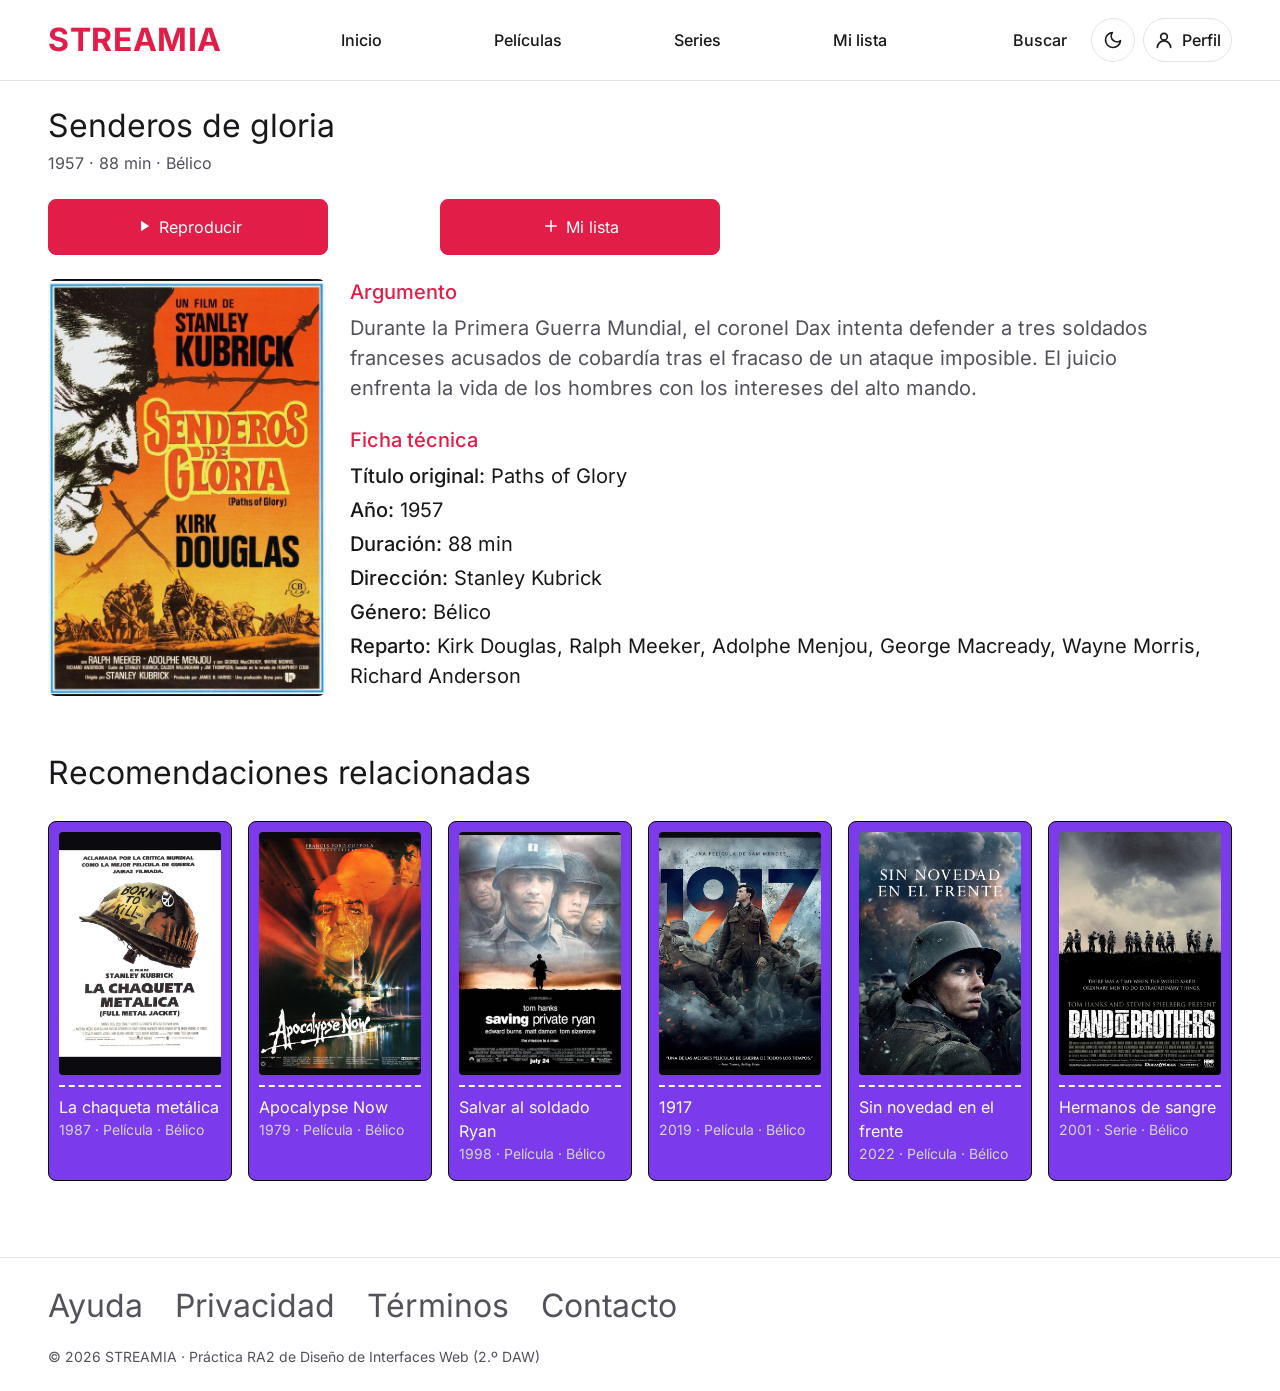
<file: detalle.html>
<!DOCTYPE html>
<html lang="es" data-bs-theme="light">
<head>
  <meta charset="UTF-8">
  <meta name="viewport" content="width=device-width, initial-scale=1.0">
  <meta name="description" content="Ficha de una película o serie del catálogo de STREAMIA.">
  <title>STREAMIA · Senderos de gloria</title>

  <!-- CSS compilado desde /scss/style.scss (Bootstrap 5.3 + estilos propios + fuente Inter local) -->
  <link rel="stylesheet" href="css/style.css">

  <!-- Aplica el tema guardado antes de pintar la página (evita parpadeos) -->
  <script>
    try {
      document.documentElement.setAttribute("data-bs-theme", localStorage.getItem("streamia-tema") || "light");
    } catch (error) { /* sin localStorage: tema claro */ }
  </script>
</head>
<body>
  <a class="salto-contenido" href="#contenido">Saltar al contenido</a>

  <header class="cabecera">
    <nav class="navbar navbar-expand-lg" aria-label="Navegación principal">
      <div class="container-fluid px-3 px-md-4 px-xl-5">
        <a class="navbar-brand marca" href="index.html">STREAMIA</a>

        <div class="acciones ms-auto order-lg-last">
          <button type="button" class="btn-icono btn-tema" id="btn-tema" aria-pressed="false" aria-label="Activar modo oscuro">
            <svg class="icono-luna" viewBox="0 0 24 24" fill="none" stroke="currentColor" stroke-width="2" stroke-linecap="round" stroke-linejoin="round" aria-hidden="true"><path d="M21 12.79A9 9 0 1 1 11.21 3 7 7 0 0 0 21 12.79z"/></svg>
            <svg class="icono-sol" viewBox="0 0 24 24" fill="none" stroke="currentColor" stroke-width="2" stroke-linecap="round" stroke-linejoin="round" aria-hidden="true"><circle cx="12" cy="12" r="4"/><path d="M12 2v2M12 20v2M4.93 4.93l1.41 1.41M17.66 17.66l1.41 1.41M2 12h2M20 12h2M6.34 17.66l-1.41 1.41M19.07 4.93l-1.41 1.41"/></svg>
            <span class="btn-tema__texto d-none d-xxl-inline">Modo oscuro</span>
          </button>
          <button type="button" class="btn-icono" data-bs-toggle="modal" data-bs-target="#modal-acceso" aria-label="Perfil: iniciar sesión o registrarse">
            <svg viewBox="0 0 24 24" fill="none" stroke="currentColor" stroke-width="2" stroke-linecap="round" stroke-linejoin="round" aria-hidden="true"><circle cx="12" cy="8" r="4"/><path d="M4 21a8 8 0 0 1 16 0"/></svg>
            <span class="d-none d-lg-inline">Perfil</span>
          </button>
        </div>

        <button class="navbar-toggler ms-2" type="button" data-bs-toggle="collapse" data-bs-target="#menu" aria-controls="menu" aria-expanded="false" aria-label="Abrir o cerrar el menú">
          <span class="navbar-toggler-icon"></span>
        </button>

        <div class="collapse navbar-collapse" id="menu">
          <ul class="navbar-nav menu-principal">
            <li class="nav-item"><a class="nav-link" href="index.html" data-nav="inicio">Inicio</a></li>
            <li class="nav-item"><a class="nav-link" href="buscar.html?tipo=pelicula" data-nav="peliculas">Películas</a></li>
            <li class="nav-item"><a class="nav-link" href="buscar.html?tipo=serie" data-nav="series">Series</a></li>
            <li class="nav-item"><a class="nav-link" href="buscar.html?lista=mi-lista" data-nav="mi-lista">Mi lista</a></li>
          </ul>
          <ul class="navbar-nav menu-usuario me-lg-3">
            <li class="nav-item"><a class="nav-link" href="buscar.html" data-nav="buscar">Buscar</a></li>
          </ul>
        </div>
      </div>
    </nav>
  </header>

  <main id="contenido">
    <!-- Ficha de un título. Sin parámetro muestra Senderos de gloria; con
         detalle.html?id=... script.js la rellena con los datos de js/catalogo.js -->
    <article class="detalle" id="detalle" aria-labelledby="detalle-titulo">
      <div class="container-fluid px-3 px-md-4 px-xl-5">
        <div class="row g-4">
          <div class="col-12 order-2 order-md-1">
            <h1 class="detalle__titulo" id="detalle-titulo">Senderos de gloria</h1>
            <p class="detalle__datos" id="detalle-datos">1957 · 88 min · Bélico</p>
            <div class="detalle__acciones">
              <button type="button" class="btn btn-primary btn-ficha" id="btn-reproducir"><svg viewBox="0 0 24 24" fill="currentColor" aria-hidden="true"><path d="M8 5v14l11-7z"/></svg>Reproducir</button>
              <button type="button" class="btn btn-primary btn-ficha btn-mi-lista" data-id="senderos-de-gloria" aria-pressed="false"><svg viewBox="0 0 24 24" fill="none" stroke="currentColor" stroke-width="2" stroke-linecap="round" stroke-linejoin="round" aria-hidden="true"><path d="M12 5v14M5 12h14"/></svg>Mi lista</button>
            </div>
          </div>

          <div class="col-12 col-md-4 col-xl-3 order-1 order-md-2">
            <figure class="detalle__poster">
              <img class="imagen-adaptable" id="detalle-cartel" src="img/senderos-de-gloria.jpg" width="600" height="900" alt="Cartel de Senderos de gloria">
            </figure>
          </div>

          <div class="col-12 col-md-8 col-xl-9 order-3">
            <h2 class="detalle__subtitulo">Argumento</h2>
            <p class="detalle__argumento" id="detalle-argumento">Durante la Primera Guerra Mundial, el coronel Dax intenta defender a tres soldados franceses acusados de cobardía tras el fracaso de un ataque imposible. El juicio enfrenta la vida de los hombres con los intereses del alto mando.</p>
            <h2 class="detalle__subtitulo">Ficha técnica</h2>
            <dl class="ficha" id="detalle-ficha">
              <div><dt>Título original:</dt> <dd>Paths of Glory</dd></div>
              <div><dt>Año:</dt> <dd>1957</dd></div>
              <div><dt>Duración:</dt> <dd>88 min</dd></div>
              <div><dt>Dirección:</dt> <dd>Stanley Kubrick</dd></div>
              <div><dt>Género:</dt> <dd>Bélico</dd></div>
              <div><dt>Reparto:</dt> <dd>Kirk Douglas, Ralph Meeker, Adolphe Menjou, George Macready, Wayne Morris, Richard Anderson</dd></div>
            </dl>
          </div>
        </div>
      </div>
    </article>

    <!-- Se muestra si el id de la URL no existe en el catálogo -->
    <section class="detalle" id="detalle-no-encontrado" aria-labelledby="no-encontrado-titulo" hidden>
      <div class="container-fluid px-3 px-md-4 px-xl-5">
        <h1 id="no-encontrado-titulo" class="detalle__titulo">Título no encontrado</h1>
        <p>El título que buscas no está en el catálogo de STREAMIA.</p>
        <a class="btn btn-primary" href="buscar.html">Ir a Buscar</a>
      </div>
    </section>

    <section class="categoria" id="relacionadas" aria-labelledby="relacionadas-titulo">
      <div class="container-fluid px-3 px-md-4 px-xl-5">
        <h2 id="relacionadas-titulo" class="titulo-relacionadas">Recomendaciones relacionadas</h2>
        <ul class="fila row flex-nowrap g-3" id="lista-relacionadas">
          <li class="col-7 col-sm-5 col-md-4 col-lg-3 col-xl-2">
            <article class="tarjeta">
              <img class="tarjeta__cartel" src="img/la-chaqueta-metalica.jpg" width="600" height="900" alt="Cartel de La chaqueta metálica" loading="lazy">
              <div class="tarjeta__cuerpo">
                <h3 class="tarjeta__titulo"><a href="detalle.html?id=la-chaqueta-metalica" class="stretched-link">La chaqueta metálica</a></h3>
                <p class="tarjeta__meta">1987 · Película · Bélico</p>
              </div>
            </article>
          </li>
          <li class="col-7 col-sm-5 col-md-4 col-lg-3 col-xl-2">
            <article class="tarjeta">
              <img class="tarjeta__cartel" src="img/apocalypse-now.jpg" width="600" height="900" alt="Cartel de Apocalypse Now" loading="lazy">
              <div class="tarjeta__cuerpo">
                <h3 class="tarjeta__titulo"><a href="detalle.html?id=apocalypse-now" class="stretched-link">Apocalypse Now</a></h3>
                <p class="tarjeta__meta">1979 · Película · Bélico</p>
              </div>
            </article>
          </li>
          <li class="col-7 col-sm-5 col-md-4 col-lg-3 col-xl-2">
            <article class="tarjeta">
              <img class="tarjeta__cartel" src="img/salvar-al-soldado-ryan.jpg" width="600" height="900" alt="Cartel de Salvar al soldado Ryan" loading="lazy">
              <div class="tarjeta__cuerpo">
                <h3 class="tarjeta__titulo"><a href="detalle.html?id=salvar-al-soldado-ryan" class="stretched-link">Salvar al soldado Ryan</a></h3>
                <p class="tarjeta__meta">1998 · Película · Bélico</p>
              </div>
            </article>
          </li>
          <li class="col-7 col-sm-5 col-md-4 col-lg-3 col-xl-2">
            <article class="tarjeta">
              <img class="tarjeta__cartel" src="img/1917.jpg" width="600" height="900" alt="Cartel de 1917" loading="lazy">
              <div class="tarjeta__cuerpo">
                <h3 class="tarjeta__titulo"><a href="detalle.html?id=1917" class="stretched-link">1917</a></h3>
                <p class="tarjeta__meta">2019 · Película · Bélico</p>
              </div>
            </article>
          </li>
          <li class="col-7 col-sm-5 col-md-4 col-lg-3 col-xl-2">
            <article class="tarjeta">
              <img class="tarjeta__cartel" src="img/sin-novedad-en-el-frente.jpg" width="600" height="900" alt="Cartel de Sin novedad en el frente" loading="lazy">
              <div class="tarjeta__cuerpo">
                <h3 class="tarjeta__titulo"><a href="detalle.html?id=sin-novedad-en-el-frente" class="stretched-link">Sin novedad en el frente</a></h3>
                <p class="tarjeta__meta">2022 · Película · Bélico</p>
              </div>
            </article>
          </li>
          <li class="col-7 col-sm-5 col-md-4 col-lg-3 col-xl-2">
            <article class="tarjeta">
              <img class="tarjeta__cartel" src="img/hermanos-de-sangre.jpg" width="600" height="900" alt="Cartel de Hermanos de sangre" loading="lazy">
              <div class="tarjeta__cuerpo">
                <h3 class="tarjeta__titulo"><a href="detalle.html?id=hermanos-de-sangre" class="stretched-link">Hermanos de sangre</a></h3>
                <p class="tarjeta__meta">2001 · Serie · Bélico</p>
              </div>
            </article>
          </li>
        </ul>
      </div>
    </section>

    <!-- Plantilla que script.js clona para crear las tarjetas relacionadas -->
    <template id="plantilla-tarjeta">
      <li class="col-7 col-sm-5 col-md-4 col-lg-3 col-xl-2">
        <article class="tarjeta">
          <img class="tarjeta__cartel" src="img/senderos-de-gloria.jpg" width="600" height="900" alt="" loading="lazy">
          <div class="tarjeta__cuerpo">
            <h3 class="tarjeta__titulo"><a href="detalle.html" class="stretched-link">Título</a></h3>
            <p class="tarjeta__meta">Año · Tipo · Género</p>
          </div>
        </article>
      </li>
    </template>
  </main>

  <footer class="pie">
    <div class="container-fluid px-3 px-md-4 px-xl-5">
      <nav aria-label="Información y ayuda">
        <ul class="pie__enlaces">
          <li><a href="#">Ayuda</a></li>
          <li><a href="#">Privacidad</a></li>
          <li><a href="#">Términos</a></li>
          <li><a href="#">Contacto</a></li>
        </ul>
      </nav>
      <p class="pie__copy">© 2026 STREAMIA · Práctica RA2 de Diseño de Interfaces Web (2.º DAW)</p>
    </div>
  </footer>

  <!-- Modal de acceso: formulario con validación (Perfil) -->
  <div class="modal fade modal-acceso" id="modal-acceso" tabindex="-1" role="dialog" aria-labelledby="modal-acceso-titulo" aria-hidden="true">
    <div class="modal-dialog modal-dialog-centered">
      <div class="modal-content">
        <div class="modal-header">
          <h2 class="modal-title h4" id="modal-acceso-titulo">Accede a STREAMIA</h2>
          <button type="button" class="btn-close" data-bs-dismiss="modal" aria-label="Cerrar"></button>
        </div>
        <div class="modal-body">
          <ul class="nav nav-pills nav-fill mb-4" id="pestanas-acceso" role="tablist">
            <li class="nav-item" role="presentation">
              <button class="nav-link active" id="pestana-login" data-bs-toggle="pill" data-bs-target="#panel-login" type="button" role="tab" aria-controls="panel-login" aria-selected="true">Iniciar sesión</button>
            </li>
            <li class="nav-item" role="presentation">
              <button class="nav-link" id="pestana-registro" data-bs-toggle="pill" data-bs-target="#panel-registro" type="button" role="tab" aria-controls="panel-registro" aria-selected="false">Crear cuenta</button>
            </li>
          </ul>

          <div class="tab-content">
            <!-- Iniciar sesión -->
            <div class="tab-pane fade show active" id="panel-login" role="tabpanel" aria-labelledby="pestana-login" tabindex="0">
              <form id="form-login" class="needs-validation" novalidate>
                <div class="mb-3">
                  <label for="login-email" class="form-label">Correo electrónico</label>
                  <input type="email" class="form-control" id="login-email" name="email" autocomplete="email" required>
                  <div class="invalid-feedback">Introduce un correo electrónico válido.</div>
                </div>
                <div class="mb-3">
                  <label for="login-clave" class="form-label">Contraseña</label>
                  <input type="password" class="form-control" id="login-clave" name="clave" autocomplete="current-password" minlength="8" required>
                  <div class="invalid-feedback">La contraseña debe tener al menos 8 caracteres.</div>
                </div>
                <div class="form-check mb-4">
                  <input class="form-check-input" type="checkbox" id="login-recordar" name="recordar">
                  <label class="form-check-label" for="login-recordar">Recordarme</label>
                </div>
                <button type="submit" class="btn btn-primary w-100">Iniciar sesión</button>
                <div class="alert alert-success mt-3 mb-0 d-none" role="status" data-mensaje-exito></div>
              </form>
            </div>

            <!-- Crear cuenta -->
            <div class="tab-pane fade" id="panel-registro" role="tabpanel" aria-labelledby="pestana-registro" tabindex="0">
              <form id="form-registro" class="needs-validation" novalidate>
                <div class="mb-3">
                  <label for="registro-nombre" class="form-label">Nombre</label>
                  <input type="text" class="form-control" id="registro-nombre" name="nombre" autocomplete="name" minlength="3" required>
                  <div class="invalid-feedback">El nombre debe tener al menos 3 caracteres.</div>
                </div>
                <div class="mb-3">
                  <label for="registro-email" class="form-label">Correo electrónico</label>
                  <input type="email" class="form-control" id="registro-email" name="email" autocomplete="email" required>
                  <div class="invalid-feedback">Introduce un correo electrónico válido.</div>
                </div>
                <div class="mb-3">
                  <label for="registro-clave" class="form-label">Contraseña</label>
                  <input type="password" class="form-control" id="registro-clave" name="clave" autocomplete="new-password" minlength="8" required aria-describedby="ayuda-clave">
                  <div id="ayuda-clave" class="form-text">Mínimo 8 caracteres.</div>
                  <div class="invalid-feedback">La contraseña debe tener al menos 8 caracteres.</div>
                </div>
                <div class="mb-3">
                  <label for="registro-confirmar" class="form-label">Repite la contraseña</label>
                  <input type="password" class="form-control" id="registro-confirmar" name="confirmar" autocomplete="new-password" required>
                  <div class="invalid-feedback">Las contraseñas no coinciden.</div>
                </div>
                <div class="form-check mb-4">
                  <input class="form-check-input" type="checkbox" id="registro-terminos" name="terminos" required>
                  <label class="form-check-label" for="registro-terminos">Acepto los términos de uso</label>
                  <div class="invalid-feedback">Debes aceptar los términos para continuar.</div>
                </div>
                <button type="submit" class="btn btn-primary w-100">Crear cuenta</button>
                <div class="alert alert-success mt-3 mb-0 d-none" role="status" data-mensaje-exito></div>
              </form>
            </div>
          </div>
        </div>
      </div>
    </div>
  </div>

  <!-- Aviso del botón Reproducir -->
  <div class="toast-container position-fixed bottom-0 end-0 p-3">
    <div class="toast" id="aviso-reproductor" role="status" aria-live="polite" aria-atomic="true">
      <div class="d-flex">
        <div class="toast-body">El reproductor de STREAMIA estará disponible próximamente.</div>
        <button type="button" class="btn-close me-2 m-auto" data-bs-dismiss="toast" aria-label="Cerrar"></button>
      </div>
    </div>
  </div>

  <!-- JavaScript de Bootstrap (incluye Popper), datos y lógica propia -->
  <script src="js/bootstrap.bundle.min.js"></script>
  <script src="js/catalogo.js"></script>
  <script src="js/script.js"></script>
</body>
</html>
</file>
<file: css/style.css>
@charset "UTF-8";
:root,
[data-bs-theme=light] {
  --bs-blue: #0d6efd;
  --bs-indigo: #6610f2;
  --bs-purple: #6f42c1;
  --bs-pink: #d63384;
  --bs-red: #dc3545;
  --bs-orange: #fd7e14;
  --bs-yellow: #ffc107;
  --bs-green: #198754;
  --bs-teal: #20c997;
  --bs-cyan: #0dcaf0;
  --bs-black: #000;
  --bs-white: #fff;
  --bs-gray: #6c757d;
  --bs-gray-dark: #343a40;
  --bs-gray-100: #f8f9fa;
  --bs-gray-200: #e9ecef;
  --bs-gray-300: #dee2e6;
  --bs-gray-400: #ced4da;
  --bs-gray-500: #adb5bd;
  --bs-gray-600: #6c757d;
  --bs-gray-700: #495057;
  --bs-gray-800: #343a40;
  --bs-gray-900: #212529;
  --bs-primary: #E11D48;
  --bs-secondary: #7C3AED;
  --bs-success: #15803D;
  --bs-info: #0dcaf0;
  --bs-warning: #ffc107;
  --bs-danger: #B91C1C;
  --bs-light: #f8f9fa;
  --bs-dark: #212529;
  --bs-primary-rgb: 225, 29, 72;
  --bs-secondary-rgb: 124, 58, 237;
  --bs-success-rgb: 21, 128, 61;
  --bs-info-rgb: 13, 202, 240;
  --bs-warning-rgb: 255, 193, 7;
  --bs-danger-rgb: 185, 28, 28;
  --bs-light-rgb: 248, 249, 250;
  --bs-dark-rgb: 33, 37, 41;
  --bs-primary-text-emphasis: rgb(35.2941176471%, 4.5490196078%, 11.2941176471%);
  --bs-secondary-text-emphasis: rgb(19.4509803922%, 9.0980392157%, 37.1764705882%);
  --bs-success-text-emphasis: rgb(3.2941176471%, 20.0784313725%, 9.568627451%);
  --bs-info-text-emphasis: rgb(2.0392156863%, 31.6862745098%, 37.6470588235%);
  --bs-warning-text-emphasis: rgb(40%, 30.2745098039%, 1.0980392157%);
  --bs-danger-text-emphasis: rgb(29.0196078431%, 4.3921568627%, 4.3921568627%);
  --bs-light-text-emphasis: #495057;
  --bs-dark-text-emphasis: #495057;
  --bs-primary-bg-subtle: rgb(97.6470588235%, 82.2745098039%, 85.6470588235%);
  --bs-secondary-bg-subtle: rgb(89.7254901961%, 84.5490196078%, 98.5882352941%);
  --bs-success-bg-subtle: rgb(81.6470588235%, 90.0392156863%, 84.7843137255%);
  --bs-info-bg-subtle: rgb(81.0196078431%, 95.8431372549%, 98.8235294118%);
  --bs-warning-bg-subtle: rgb(100%, 95.137254902%, 80.5490196078%);
  --bs-danger-bg-subtle: rgb(94.5098039216%, 82.1960784314%, 82.1960784314%);
  --bs-light-bg-subtle: rgb(98.6274509804%, 98.8235294118%, 99.0196078431%);
  --bs-dark-bg-subtle: #ced4da;
  --bs-primary-border-subtle: rgb(95.2941176471%, 64.5490196078%, 71.2941176471%);
  --bs-secondary-border-subtle: rgb(79.4509803922%, 69.0980392157%, 97.1764705882%);
  --bs-success-border-subtle: rgb(63.2941176471%, 80.0784313725%, 69.568627451%);
  --bs-info-border-subtle: rgb(62.0392156863%, 91.6862745098%, 97.6470588235%);
  --bs-warning-border-subtle: rgb(100%, 90.2745098039%, 61.0980392157%);
  --bs-danger-border-subtle: rgb(89.0196078431%, 64.3921568627%, 64.3921568627%);
  --bs-light-border-subtle: #e9ecef;
  --bs-dark-border-subtle: #adb5bd;
  --bs-white-rgb: 255, 255, 255;
  --bs-black-rgb: 0, 0, 0;
  --bs-font-sans-serif: "Inter", system-ui, -apple-system, "Segoe UI", Roboto, Arial, sans-serif;
  --bs-font-monospace: SFMono-Regular, Menlo, Monaco, Consolas, "Liberation Mono", "Courier New", monospace;
  --bs-gradient: linear-gradient(180deg, rgba(255, 255, 255, 0.15), rgba(255, 255, 255, 0));
  --bs-body-font-family: var(--bs-font-sans-serif);
  --bs-body-font-size: 1rem;
  --bs-body-font-weight: 400;
  --bs-body-line-height: 1.5;
  --bs-body-color: #18181B;
  --bs-body-color-rgb: 24, 24, 27;
  --bs-body-bg: #FFFFFF;
  --bs-body-bg-rgb: 255, 255, 255;
  --bs-emphasis-color: #000;
  --bs-emphasis-color-rgb: 0, 0, 0;
  --bs-secondary-color: #52525B;
  --bs-secondary-color-rgb: 82, 82, 91;
  --bs-secondary-bg: #e9ecef;
  --bs-secondary-bg-rgb: 233, 236, 239;
  --bs-tertiary-color: rgba(24, 24, 27, 0.5);
  --bs-tertiary-color-rgb: 24, 24, 27;
  --bs-tertiary-bg: #F4F4F5;
  --bs-tertiary-bg-rgb: 244, 244, 245;
  --bs-heading-color: inherit;
  --bs-link-color: #E11D48;
  --bs-link-color-rgb: 225, 29, 72;
  --bs-link-decoration: none;
  --bs-link-hover-color: rgb(70.5882352941%, 9.0980392157%, 22.5882352941%);
  --bs-link-hover-color-rgb: 180, 23, 58;
  --bs-link-hover-decoration: underline;
  --bs-code-color: #d63384;
  --bs-highlight-color: #18181B;
  --bs-highlight-bg: rgb(100%, 95.137254902%, 80.5490196078%);
  --bs-border-width: 1px;
  --bs-border-style: solid;
  --bs-border-color: #dee2e6;
  --bs-border-color-translucent: rgba(0, 0, 0, 0.175);
  --bs-border-radius: 0.5rem;
  --bs-border-radius-sm: 0.25rem;
  --bs-border-radius-lg: 0.75rem;
  --bs-border-radius-xl: 1rem;
  --bs-border-radius-xxl: 2rem;
  --bs-border-radius-2xl: var(--bs-border-radius-xxl);
  --bs-border-radius-pill: 50rem;
  --bs-box-shadow: 0 0.5rem 1rem rgba(0, 0, 0, 0.15);
  --bs-box-shadow-sm: 0 0.125rem 0.25rem rgba(0, 0, 0, 0.075);
  --bs-box-shadow-lg: 0 1rem 3rem rgba(0, 0, 0, 0.175);
  --bs-box-shadow-inset: inset 0 1px 2px rgba(0, 0, 0, 0.075);
  --bs-focus-ring-width: 0.25rem;
  --bs-focus-ring-opacity: 0.25;
  --bs-focus-ring-color: rgba(225, 29, 72, 0.25);
  --bs-form-valid-color: #15803D;
  --bs-form-valid-border-color: #15803D;
  --bs-form-invalid-color: #B91C1C;
  --bs-form-invalid-border-color: #B91C1C;
}

[data-bs-theme=dark] {
  color-scheme: dark;
  --bs-body-color: #FFFFFF;
  --bs-body-color-rgb: 255, 255, 255;
  --bs-body-bg: #0B0B0F;
  --bs-body-bg-rgb: 11, 11, 15;
  --bs-emphasis-color: #fff;
  --bs-emphasis-color-rgb: 255, 255, 255;
  --bs-secondary-color: #D4D4D8;
  --bs-secondary-color-rgb: 212, 212, 216;
  --bs-secondary-bg: #343a40;
  --bs-secondary-bg-rgb: 52, 58, 64;
  --bs-tertiary-color: rgba(255, 255, 255, 0.5);
  --bs-tertiary-color-rgb: 255, 255, 255;
  --bs-tertiary-bg: #18181B;
  --bs-tertiary-bg-rgb: 24, 24, 27;
  --bs-primary-text-emphasis: #FB7185;
  --bs-secondary-text-emphasis: rgb(69.1764705882%, 53.6470588235%, 95.7647058824%);
  --bs-success-text-emphasis: rgb(44.9411764706%, 70.1176470588%, 54.3529411765%);
  --bs-info-text-emphasis: rgb(43.0588235294%, 87.5294117647%, 96.4705882353%);
  --bs-warning-text-emphasis: rgb(100%, 85.4117647059%, 41.6470588235%);
  --bs-danger-text-emphasis: rgb(83.5294117647%, 46.5882352941%, 46.5882352941%);
  --bs-light-text-emphasis: #f8f9fa;
  --bs-dark-text-emphasis: #dee2e6;
  --bs-primary-bg-subtle: rgb(17.6470588235%, 2.2745098039%, 5.6470588235%);
  --bs-secondary-bg-subtle: rgb(9.7254901961%, 4.5490196078%, 18.5882352941%);
  --bs-success-bg-subtle: rgb(1.6470588235%, 10.0392156863%, 4.7843137255%);
  --bs-info-bg-subtle: rgb(1.0196078431%, 15.8431372549%, 18.8235294118%);
  --bs-warning-bg-subtle: rgb(20%, 15.137254902%, 0.5490196078%);
  --bs-danger-bg-subtle: rgb(14.5098039216%, 2.1960784314%, 2.1960784314%);
  --bs-light-bg-subtle: #343a40;
  --bs-dark-bg-subtle: #1a1d20;
  --bs-primary-border-subtle: rgb(52.9411764706%, 6.8235294118%, 16.9411764706%);
  --bs-secondary-border-subtle: rgb(29.1764705882%, 13.6470588235%, 55.7647058824%);
  --bs-success-border-subtle: rgb(4.9411764706%, 30.1176470588%, 14.3529411765%);
  --bs-info-border-subtle: rgb(3.0588235294%, 47.5294117647%, 56.4705882353%);
  --bs-warning-border-subtle: rgb(60%, 45.4117647059%, 1.6470588235%);
  --bs-danger-border-subtle: rgb(43.5294117647%, 6.5882352941%, 6.5882352941%);
  --bs-light-border-subtle: #495057;
  --bs-dark-border-subtle: #343a40;
  --bs-heading-color: inherit;
  --bs-link-color: #FB7185;
  --bs-link-hover-color: #FDA4AF;
  --bs-link-color-rgb: 251, 113, 133;
  --bs-link-hover-color-rgb: 253, 164, 175;
  --bs-code-color: rgb(90.3529411765%, 52%, 71.0588235294%);
  --bs-highlight-color: #FFFFFF;
  --bs-highlight-bg: rgb(40%, 30.2745098039%, 1.0980392157%);
  --bs-border-color: #495057;
  --bs-border-color-translucent: rgba(255, 255, 255, 0.15);
  --bs-form-valid-color: rgb(45.8823529412%, 71.7647058824%, 59.7647058824%);
  --bs-form-valid-border-color: rgb(45.8823529412%, 71.7647058824%, 59.7647058824%);
  --bs-form-invalid-color: rgb(91.7647058824%, 52.4705882353%, 56.2352941176%);
  --bs-form-invalid-border-color: rgb(91.7647058824%, 52.4705882353%, 56.2352941176%);
}

*,
*::before,
*::after {
  box-sizing: border-box;
}

@media (prefers-reduced-motion: no-preference) {
  :root {
    scroll-behavior: smooth;
  }
}

body {
  margin: 0;
  font-family: var(--bs-body-font-family);
  font-size: var(--bs-body-font-size);
  font-weight: var(--bs-body-font-weight);
  line-height: var(--bs-body-line-height);
  color: var(--bs-body-color);
  text-align: var(--bs-body-text-align);
  background-color: var(--bs-body-bg);
  -webkit-text-size-adjust: 100%;
  -webkit-tap-highlight-color: rgba(0, 0, 0, 0);
}

hr {
  margin: 1rem 0;
  color: inherit;
  border: 0;
  border-top: var(--bs-border-width) solid;
  opacity: 0.25;
}

h6, .h6, h5, .h5, h4, .h4, h3, .h3, h2, .h2, h1, .h1 {
  margin-top: 0;
  margin-bottom: 0.5rem;
  font-weight: 400;
  line-height: 1.3;
  color: var(--bs-heading-color);
}

h1, .h1 {
  font-size: calc(1.425rem + 2.1vw);
}
@media (min-width: 1200px) {
  h1, .h1 {
    font-size: 3rem;
  }
}

h2, .h2 {
  font-size: calc(1.325rem + 0.9vw);
}
@media (min-width: 1200px) {
  h2, .h2 {
    font-size: 2rem;
  }
}

h3, .h3 {
  font-size: calc(1.275rem + 0.3vw);
}
@media (min-width: 1200px) {
  h3, .h3 {
    font-size: 1.5rem;
  }
}

h4, .h4 {
  font-size: calc(1.275rem + 0.3vw);
}
@media (min-width: 1200px) {
  h4, .h4 {
    font-size: 1.5rem;
  }
}

h5, .h5 {
  font-size: 1.25rem;
}

h6, .h6 {
  font-size: 1rem;
}

p {
  margin-top: 0;
  margin-bottom: 1rem;
}

abbr[title] {
  text-decoration: underline dotted;
  cursor: help;
  text-decoration-skip-ink: none;
}

address {
  margin-bottom: 1rem;
  font-style: normal;
  line-height: inherit;
}

ol,
ul {
  padding-left: 2rem;
}

ol,
ul,
dl {
  margin-top: 0;
  margin-bottom: 1rem;
}

ol ol,
ul ul,
ol ul,
ul ol {
  margin-bottom: 0;
}

dt {
  font-weight: 700;
}

dd {
  margin-bottom: 0.5rem;
  margin-left: 0;
}

blockquote {
  margin: 0 0 1rem;
}

b,
strong {
  font-weight: bolder;
}

small, .small {
  font-size: 0.875em;
}

mark, .mark {
  padding: 0.1875em;
  color: var(--bs-highlight-color);
  background-color: var(--bs-highlight-bg);
}

sub,
sup {
  position: relative;
  font-size: 0.75em;
  line-height: 0;
  vertical-align: baseline;
}

sub {
  bottom: -0.25em;
}

sup {
  top: -0.5em;
}

a {
  color: rgba(var(--bs-link-color-rgb), var(--bs-link-opacity, 1));
  text-decoration: none;
}
a:hover {
  --bs-link-color-rgb: var(--bs-link-hover-color-rgb);
  text-decoration: underline;
}

a:not([href]):not([class]), a:not([href]):not([class]):hover {
  color: inherit;
  text-decoration: none;
}

pre,
code,
kbd,
samp {
  font-family: var(--bs-font-monospace);
  font-size: 1em;
}

pre {
  display: block;
  margin-top: 0;
  margin-bottom: 1rem;
  overflow: auto;
  font-size: 0.875em;
}
pre code {
  font-size: inherit;
  color: inherit;
  word-break: normal;
}

code {
  font-size: 0.875em;
  color: var(--bs-code-color);
  word-wrap: break-word;
}
a > code {
  color: inherit;
}

kbd {
  padding: 0.1875rem 0.375rem;
  font-size: 0.875em;
  color: var(--bs-body-bg);
  background-color: var(--bs-body-color);
  border-radius: 0.25rem;
}
kbd kbd {
  padding: 0;
  font-size: 1em;
}

figure {
  margin: 0 0 1rem;
}

img,
svg {
  vertical-align: middle;
}

table {
  caption-side: bottom;
  border-collapse: collapse;
}

caption {
  padding-top: 0.5rem;
  padding-bottom: 0.5rem;
  color: var(--bs-secondary-color);
  text-align: left;
}

th {
  text-align: inherit;
  text-align: -webkit-match-parent;
}

thead,
tbody,
tfoot,
tr,
td,
th {
  border-color: inherit;
  border-style: solid;
  border-width: 0;
}

label {
  display: inline-block;
}

button {
  border-radius: 0;
}

button:focus:not(:focus-visible) {
  outline: 0;
}

input,
button,
select,
optgroup,
textarea {
  margin: 0;
  font-family: inherit;
  font-size: inherit;
  line-height: inherit;
}

button,
select {
  text-transform: none;
}

[role=button] {
  cursor: pointer;
}

select {
  word-wrap: normal;
}
select:disabled {
  opacity: 1;
}

[list]:not([type=date]):not([type=datetime-local]):not([type=month]):not([type=week]):not([type=time])::-webkit-calendar-picker-indicator {
  display: none !important;
}

button,
[type=button],
[type=reset],
[type=submit] {
  -webkit-appearance: button;
}
button:not(:disabled),
[type=button]:not(:disabled),
[type=reset]:not(:disabled),
[type=submit]:not(:disabled) {
  cursor: pointer;
}

::-moz-focus-inner {
  padding: 0;
  border-style: none;
}

textarea {
  resize: vertical;
}

fieldset {
  min-width: 0;
  padding: 0;
  margin: 0;
  border: 0;
}

legend {
  float: left;
  width: 100%;
  padding: 0;
  margin-bottom: 0.5rem;
  line-height: inherit;
  font-size: calc(1.275rem + 0.3vw);
}
@media (min-width: 1200px) {
  legend {
    font-size: 1.5rem;
  }
}
legend + * {
  clear: left;
}

::-webkit-datetime-edit-fields-wrapper,
::-webkit-datetime-edit-text,
::-webkit-datetime-edit-minute,
::-webkit-datetime-edit-hour-field,
::-webkit-datetime-edit-day-field,
::-webkit-datetime-edit-month-field,
::-webkit-datetime-edit-year-field {
  padding: 0;
}

::-webkit-inner-spin-button {
  height: auto;
}

[type=search] {
  -webkit-appearance: textfield;
  outline-offset: -2px;
}
[type=search]::-webkit-search-cancel-button {
  cursor: pointer;
  filter: grayscale(1);
}

/* rtl:raw:
[type="tel"],
[type="url"],
[type="email"],
[type="number"] {
  direction: ltr;
}
*/
::-webkit-search-decoration {
  -webkit-appearance: none;
}

::-webkit-color-swatch-wrapper {
  padding: 0;
}

::file-selector-button {
  font: inherit;
  -webkit-appearance: button;
}

output {
  display: inline-block;
}

iframe {
  border: 0;
}

summary {
  display: list-item;
  cursor: pointer;
}

progress {
  vertical-align: baseline;
}

[hidden] {
  display: none !important;
}

.lead {
  font-size: 1.25rem;
  font-weight: 300;
}

.display-1 {
  font-weight: 300;
  line-height: 1.3;
  font-size: calc(1.625rem + 4.5vw);
}
@media (min-width: 1200px) {
  .display-1 {
    font-size: 5rem;
  }
}

.display-2 {
  font-weight: 300;
  line-height: 1.3;
  font-size: calc(1.575rem + 3.9vw);
}
@media (min-width: 1200px) {
  .display-2 {
    font-size: 4.5rem;
  }
}

.display-3 {
  font-weight: 300;
  line-height: 1.3;
  font-size: calc(1.525rem + 3.3vw);
}
@media (min-width: 1200px) {
  .display-3 {
    font-size: 4rem;
  }
}

.display-4 {
  font-weight: 300;
  line-height: 1.3;
  font-size: calc(1.475rem + 2.7vw);
}
@media (min-width: 1200px) {
  .display-4 {
    font-size: 3.5rem;
  }
}

.display-5 {
  font-weight: 300;
  line-height: 1.3;
  font-size: calc(1.425rem + 2.1vw);
}
@media (min-width: 1200px) {
  .display-5 {
    font-size: 3rem;
  }
}

.display-6 {
  font-weight: 300;
  line-height: 1.3;
  font-size: calc(1.375rem + 1.5vw);
}
@media (min-width: 1200px) {
  .display-6 {
    font-size: 2.5rem;
  }
}

.list-unstyled {
  padding-left: 0;
  list-style: none;
}

.list-inline {
  padding-left: 0;
  list-style: none;
}

.list-inline-item {
  display: inline-block;
}
.list-inline-item:not(:last-child) {
  margin-right: 0.5rem;
}

.initialism {
  font-size: 0.875em;
  text-transform: uppercase;
}

.blockquote {
  margin-bottom: 1rem;
  font-size: 1.25rem;
}
.blockquote > :last-child {
  margin-bottom: 0;
}

.blockquote-footer {
  margin-top: -1rem;
  margin-bottom: 1rem;
  font-size: 0.875em;
  color: #6c757d;
}
.blockquote-footer::before {
  content: "— ";
}

.img-fluid {
  max-width: 100%;
  height: auto;
}

.img-thumbnail {
  padding: 0.25rem;
  background-color: var(--bs-body-bg);
  border: var(--bs-border-width) solid var(--bs-border-color);
  border-radius: var(--bs-border-radius);
  max-width: 100%;
  height: auto;
}

.figure {
  display: inline-block;
}

.figure-img {
  margin-bottom: 0.5rem;
  line-height: 1;
}

.figure-caption {
  font-size: 0.875em;
  color: var(--bs-secondary-color);
}

.container,
.container-fluid,
.container-xxl,
.container-xl,
.container-lg,
.container-md,
.container-sm {
  --bs-gutter-x: 1.5rem;
  --bs-gutter-y: 0;
  width: 100%;
  padding-right: calc(var(--bs-gutter-x) * 0.5);
  padding-left: calc(var(--bs-gutter-x) * 0.5);
  margin-right: auto;
  margin-left: auto;
}

@media (min-width: 576px) {
  .container-sm, .container {
    max-width: 540px;
  }
}
@media (min-width: 768px) {
  .container-md, .container-sm, .container {
    max-width: 720px;
  }
}
@media (min-width: 992px) {
  .container-lg, .container-md, .container-sm, .container {
    max-width: 960px;
  }
}
@media (min-width: 1200px) {
  .container-xl, .container-lg, .container-md, .container-sm, .container {
    max-width: 1140px;
  }
}
@media (min-width: 1400px) {
  .container-xxl, .container-xl, .container-lg, .container-md, .container-sm, .container {
    max-width: 1320px;
  }
}
:root {
  --bs-breakpoint-xs: 0;
  --bs-breakpoint-sm: 576px;
  --bs-breakpoint-md: 768px;
  --bs-breakpoint-lg: 992px;
  --bs-breakpoint-xl: 1200px;
  --bs-breakpoint-xxl: 1400px;
}

.row {
  --bs-gutter-x: 1.5rem;
  --bs-gutter-y: 0;
  display: flex;
  flex-wrap: wrap;
  margin-top: calc(-1 * var(--bs-gutter-y));
  margin-right: calc(-0.5 * var(--bs-gutter-x));
  margin-left: calc(-0.5 * var(--bs-gutter-x));
}
.row > * {
  flex-shrink: 0;
  width: 100%;
  max-width: 100%;
  padding-right: calc(var(--bs-gutter-x) * 0.5);
  padding-left: calc(var(--bs-gutter-x) * 0.5);
  margin-top: var(--bs-gutter-y);
}

.col {
  flex: 1 0 0;
}

.row-cols-auto > * {
  flex: 0 0 auto;
  width: auto;
}

.row-cols-1 > * {
  flex: 0 0 auto;
  width: 100%;
}

.row-cols-2 > * {
  flex: 0 0 auto;
  width: 50%;
}

.row-cols-3 > * {
  flex: 0 0 auto;
  width: 33.33333333%;
}

.row-cols-4 > * {
  flex: 0 0 auto;
  width: 25%;
}

.row-cols-5 > * {
  flex: 0 0 auto;
  width: 20%;
}

.row-cols-6 > * {
  flex: 0 0 auto;
  width: 16.66666667%;
}

.col-auto {
  flex: 0 0 auto;
  width: auto;
}

.col-1 {
  flex: 0 0 auto;
  width: 8.33333333%;
}

.col-2 {
  flex: 0 0 auto;
  width: 16.66666667%;
}

.col-3 {
  flex: 0 0 auto;
  width: 25%;
}

.col-4 {
  flex: 0 0 auto;
  width: 33.33333333%;
}

.col-5 {
  flex: 0 0 auto;
  width: 41.66666667%;
}

.col-6 {
  flex: 0 0 auto;
  width: 50%;
}

.col-7 {
  flex: 0 0 auto;
  width: 58.33333333%;
}

.col-8 {
  flex: 0 0 auto;
  width: 66.66666667%;
}

.col-9 {
  flex: 0 0 auto;
  width: 75%;
}

.col-10 {
  flex: 0 0 auto;
  width: 83.33333333%;
}

.col-11 {
  flex: 0 0 auto;
  width: 91.66666667%;
}

.col-12 {
  flex: 0 0 auto;
  width: 100%;
}

.offset-1 {
  margin-left: 8.33333333%;
}

.offset-2 {
  margin-left: 16.66666667%;
}

.offset-3 {
  margin-left: 25%;
}

.offset-4 {
  margin-left: 33.33333333%;
}

.offset-5 {
  margin-left: 41.66666667%;
}

.offset-6 {
  margin-left: 50%;
}

.offset-7 {
  margin-left: 58.33333333%;
}

.offset-8 {
  margin-left: 66.66666667%;
}

.offset-9 {
  margin-left: 75%;
}

.offset-10 {
  margin-left: 83.33333333%;
}

.offset-11 {
  margin-left: 91.66666667%;
}

.g-0,
.gx-0 {
  --bs-gutter-x: 0;
}

.g-0,
.gy-0 {
  --bs-gutter-y: 0;
}

.g-1,
.gx-1 {
  --bs-gutter-x: 0.25rem;
}

.g-1,
.gy-1 {
  --bs-gutter-y: 0.25rem;
}

.g-2,
.gx-2 {
  --bs-gutter-x: 0.5rem;
}

.g-2,
.gy-2 {
  --bs-gutter-y: 0.5rem;
}

.g-3,
.gx-3 {
  --bs-gutter-x: 1rem;
}

.g-3,
.gy-3 {
  --bs-gutter-y: 1rem;
}

.g-4,
.gx-4 {
  --bs-gutter-x: 1.5rem;
}

.g-4,
.gy-4 {
  --bs-gutter-y: 1.5rem;
}

.g-5,
.gx-5 {
  --bs-gutter-x: 3rem;
}

.g-5,
.gy-5 {
  --bs-gutter-y: 3rem;
}

@media (min-width: 576px) {
  .col-sm {
    flex: 1 0 0;
  }
  .row-cols-sm-auto > * {
    flex: 0 0 auto;
    width: auto;
  }
  .row-cols-sm-1 > * {
    flex: 0 0 auto;
    width: 100%;
  }
  .row-cols-sm-2 > * {
    flex: 0 0 auto;
    width: 50%;
  }
  .row-cols-sm-3 > * {
    flex: 0 0 auto;
    width: 33.33333333%;
  }
  .row-cols-sm-4 > * {
    flex: 0 0 auto;
    width: 25%;
  }
  .row-cols-sm-5 > * {
    flex: 0 0 auto;
    width: 20%;
  }
  .row-cols-sm-6 > * {
    flex: 0 0 auto;
    width: 16.66666667%;
  }
  .col-sm-auto {
    flex: 0 0 auto;
    width: auto;
  }
  .col-sm-1 {
    flex: 0 0 auto;
    width: 8.33333333%;
  }
  .col-sm-2 {
    flex: 0 0 auto;
    width: 16.66666667%;
  }
  .col-sm-3 {
    flex: 0 0 auto;
    width: 25%;
  }
  .col-sm-4 {
    flex: 0 0 auto;
    width: 33.33333333%;
  }
  .col-sm-5 {
    flex: 0 0 auto;
    width: 41.66666667%;
  }
  .col-sm-6 {
    flex: 0 0 auto;
    width: 50%;
  }
  .col-sm-7 {
    flex: 0 0 auto;
    width: 58.33333333%;
  }
  .col-sm-8 {
    flex: 0 0 auto;
    width: 66.66666667%;
  }
  .col-sm-9 {
    flex: 0 0 auto;
    width: 75%;
  }
  .col-sm-10 {
    flex: 0 0 auto;
    width: 83.33333333%;
  }
  .col-sm-11 {
    flex: 0 0 auto;
    width: 91.66666667%;
  }
  .col-sm-12 {
    flex: 0 0 auto;
    width: 100%;
  }
  .offset-sm-0 {
    margin-left: 0;
  }
  .offset-sm-1 {
    margin-left: 8.33333333%;
  }
  .offset-sm-2 {
    margin-left: 16.66666667%;
  }
  .offset-sm-3 {
    margin-left: 25%;
  }
  .offset-sm-4 {
    margin-left: 33.33333333%;
  }
  .offset-sm-5 {
    margin-left: 41.66666667%;
  }
  .offset-sm-6 {
    margin-left: 50%;
  }
  .offset-sm-7 {
    margin-left: 58.33333333%;
  }
  .offset-sm-8 {
    margin-left: 66.66666667%;
  }
  .offset-sm-9 {
    margin-left: 75%;
  }
  .offset-sm-10 {
    margin-left: 83.33333333%;
  }
  .offset-sm-11 {
    margin-left: 91.66666667%;
  }
  .g-sm-0,
  .gx-sm-0 {
    --bs-gutter-x: 0;
  }
  .g-sm-0,
  .gy-sm-0 {
    --bs-gutter-y: 0;
  }
  .g-sm-1,
  .gx-sm-1 {
    --bs-gutter-x: 0.25rem;
  }
  .g-sm-1,
  .gy-sm-1 {
    --bs-gutter-y: 0.25rem;
  }
  .g-sm-2,
  .gx-sm-2 {
    --bs-gutter-x: 0.5rem;
  }
  .g-sm-2,
  .gy-sm-2 {
    --bs-gutter-y: 0.5rem;
  }
  .g-sm-3,
  .gx-sm-3 {
    --bs-gutter-x: 1rem;
  }
  .g-sm-3,
  .gy-sm-3 {
    --bs-gutter-y: 1rem;
  }
  .g-sm-4,
  .gx-sm-4 {
    --bs-gutter-x: 1.5rem;
  }
  .g-sm-4,
  .gy-sm-4 {
    --bs-gutter-y: 1.5rem;
  }
  .g-sm-5,
  .gx-sm-5 {
    --bs-gutter-x: 3rem;
  }
  .g-sm-5,
  .gy-sm-5 {
    --bs-gutter-y: 3rem;
  }
}
@media (min-width: 768px) {
  .col-md {
    flex: 1 0 0;
  }
  .row-cols-md-auto > * {
    flex: 0 0 auto;
    width: auto;
  }
  .row-cols-md-1 > * {
    flex: 0 0 auto;
    width: 100%;
  }
  .row-cols-md-2 > * {
    flex: 0 0 auto;
    width: 50%;
  }
  .row-cols-md-3 > * {
    flex: 0 0 auto;
    width: 33.33333333%;
  }
  .row-cols-md-4 > * {
    flex: 0 0 auto;
    width: 25%;
  }
  .row-cols-md-5 > * {
    flex: 0 0 auto;
    width: 20%;
  }
  .row-cols-md-6 > * {
    flex: 0 0 auto;
    width: 16.66666667%;
  }
  .col-md-auto {
    flex: 0 0 auto;
    width: auto;
  }
  .col-md-1 {
    flex: 0 0 auto;
    width: 8.33333333%;
  }
  .col-md-2 {
    flex: 0 0 auto;
    width: 16.66666667%;
  }
  .col-md-3 {
    flex: 0 0 auto;
    width: 25%;
  }
  .col-md-4 {
    flex: 0 0 auto;
    width: 33.33333333%;
  }
  .col-md-5 {
    flex: 0 0 auto;
    width: 41.66666667%;
  }
  .col-md-6 {
    flex: 0 0 auto;
    width: 50%;
  }
  .col-md-7 {
    flex: 0 0 auto;
    width: 58.33333333%;
  }
  .col-md-8 {
    flex: 0 0 auto;
    width: 66.66666667%;
  }
  .col-md-9 {
    flex: 0 0 auto;
    width: 75%;
  }
  .col-md-10 {
    flex: 0 0 auto;
    width: 83.33333333%;
  }
  .col-md-11 {
    flex: 0 0 auto;
    width: 91.66666667%;
  }
  .col-md-12 {
    flex: 0 0 auto;
    width: 100%;
  }
  .offset-md-0 {
    margin-left: 0;
  }
  .offset-md-1 {
    margin-left: 8.33333333%;
  }
  .offset-md-2 {
    margin-left: 16.66666667%;
  }
  .offset-md-3 {
    margin-left: 25%;
  }
  .offset-md-4 {
    margin-left: 33.33333333%;
  }
  .offset-md-5 {
    margin-left: 41.66666667%;
  }
  .offset-md-6 {
    margin-left: 50%;
  }
  .offset-md-7 {
    margin-left: 58.33333333%;
  }
  .offset-md-8 {
    margin-left: 66.66666667%;
  }
  .offset-md-9 {
    margin-left: 75%;
  }
  .offset-md-10 {
    margin-left: 83.33333333%;
  }
  .offset-md-11 {
    margin-left: 91.66666667%;
  }
  .g-md-0,
  .gx-md-0 {
    --bs-gutter-x: 0;
  }
  .g-md-0,
  .gy-md-0 {
    --bs-gutter-y: 0;
  }
  .g-md-1,
  .gx-md-1 {
    --bs-gutter-x: 0.25rem;
  }
  .g-md-1,
  .gy-md-1 {
    --bs-gutter-y: 0.25rem;
  }
  .g-md-2,
  .gx-md-2 {
    --bs-gutter-x: 0.5rem;
  }
  .g-md-2,
  .gy-md-2 {
    --bs-gutter-y: 0.5rem;
  }
  .g-md-3,
  .gx-md-3 {
    --bs-gutter-x: 1rem;
  }
  .g-md-3,
  .gy-md-3 {
    --bs-gutter-y: 1rem;
  }
  .g-md-4,
  .gx-md-4 {
    --bs-gutter-x: 1.5rem;
  }
  .g-md-4,
  .gy-md-4 {
    --bs-gutter-y: 1.5rem;
  }
  .g-md-5,
  .gx-md-5 {
    --bs-gutter-x: 3rem;
  }
  .g-md-5,
  .gy-md-5 {
    --bs-gutter-y: 3rem;
  }
}
@media (min-width: 992px) {
  .col-lg {
    flex: 1 0 0;
  }
  .row-cols-lg-auto > * {
    flex: 0 0 auto;
    width: auto;
  }
  .row-cols-lg-1 > * {
    flex: 0 0 auto;
    width: 100%;
  }
  .row-cols-lg-2 > * {
    flex: 0 0 auto;
    width: 50%;
  }
  .row-cols-lg-3 > * {
    flex: 0 0 auto;
    width: 33.33333333%;
  }
  .row-cols-lg-4 > * {
    flex: 0 0 auto;
    width: 25%;
  }
  .row-cols-lg-5 > * {
    flex: 0 0 auto;
    width: 20%;
  }
  .row-cols-lg-6 > * {
    flex: 0 0 auto;
    width: 16.66666667%;
  }
  .col-lg-auto {
    flex: 0 0 auto;
    width: auto;
  }
  .col-lg-1 {
    flex: 0 0 auto;
    width: 8.33333333%;
  }
  .col-lg-2 {
    flex: 0 0 auto;
    width: 16.66666667%;
  }
  .col-lg-3 {
    flex: 0 0 auto;
    width: 25%;
  }
  .col-lg-4 {
    flex: 0 0 auto;
    width: 33.33333333%;
  }
  .col-lg-5 {
    flex: 0 0 auto;
    width: 41.66666667%;
  }
  .col-lg-6 {
    flex: 0 0 auto;
    width: 50%;
  }
  .col-lg-7 {
    flex: 0 0 auto;
    width: 58.33333333%;
  }
  .col-lg-8 {
    flex: 0 0 auto;
    width: 66.66666667%;
  }
  .col-lg-9 {
    flex: 0 0 auto;
    width: 75%;
  }
  .col-lg-10 {
    flex: 0 0 auto;
    width: 83.33333333%;
  }
  .col-lg-11 {
    flex: 0 0 auto;
    width: 91.66666667%;
  }
  .col-lg-12 {
    flex: 0 0 auto;
    width: 100%;
  }
  .offset-lg-0 {
    margin-left: 0;
  }
  .offset-lg-1 {
    margin-left: 8.33333333%;
  }
  .offset-lg-2 {
    margin-left: 16.66666667%;
  }
  .offset-lg-3 {
    margin-left: 25%;
  }
  .offset-lg-4 {
    margin-left: 33.33333333%;
  }
  .offset-lg-5 {
    margin-left: 41.66666667%;
  }
  .offset-lg-6 {
    margin-left: 50%;
  }
  .offset-lg-7 {
    margin-left: 58.33333333%;
  }
  .offset-lg-8 {
    margin-left: 66.66666667%;
  }
  .offset-lg-9 {
    margin-left: 75%;
  }
  .offset-lg-10 {
    margin-left: 83.33333333%;
  }
  .offset-lg-11 {
    margin-left: 91.66666667%;
  }
  .g-lg-0,
  .gx-lg-0 {
    --bs-gutter-x: 0;
  }
  .g-lg-0,
  .gy-lg-0 {
    --bs-gutter-y: 0;
  }
  .g-lg-1,
  .gx-lg-1 {
    --bs-gutter-x: 0.25rem;
  }
  .g-lg-1,
  .gy-lg-1 {
    --bs-gutter-y: 0.25rem;
  }
  .g-lg-2,
  .gx-lg-2 {
    --bs-gutter-x: 0.5rem;
  }
  .g-lg-2,
  .gy-lg-2 {
    --bs-gutter-y: 0.5rem;
  }
  .g-lg-3,
  .gx-lg-3 {
    --bs-gutter-x: 1rem;
  }
  .g-lg-3,
  .gy-lg-3 {
    --bs-gutter-y: 1rem;
  }
  .g-lg-4,
  .gx-lg-4 {
    --bs-gutter-x: 1.5rem;
  }
  .g-lg-4,
  .gy-lg-4 {
    --bs-gutter-y: 1.5rem;
  }
  .g-lg-5,
  .gx-lg-5 {
    --bs-gutter-x: 3rem;
  }
  .g-lg-5,
  .gy-lg-5 {
    --bs-gutter-y: 3rem;
  }
}
@media (min-width: 1200px) {
  .col-xl {
    flex: 1 0 0;
  }
  .row-cols-xl-auto > * {
    flex: 0 0 auto;
    width: auto;
  }
  .row-cols-xl-1 > * {
    flex: 0 0 auto;
    width: 100%;
  }
  .row-cols-xl-2 > * {
    flex: 0 0 auto;
    width: 50%;
  }
  .row-cols-xl-3 > * {
    flex: 0 0 auto;
    width: 33.33333333%;
  }
  .row-cols-xl-4 > * {
    flex: 0 0 auto;
    width: 25%;
  }
  .row-cols-xl-5 > * {
    flex: 0 0 auto;
    width: 20%;
  }
  .row-cols-xl-6 > * {
    flex: 0 0 auto;
    width: 16.66666667%;
  }
  .col-xl-auto {
    flex: 0 0 auto;
    width: auto;
  }
  .col-xl-1 {
    flex: 0 0 auto;
    width: 8.33333333%;
  }
  .col-xl-2 {
    flex: 0 0 auto;
    width: 16.66666667%;
  }
  .col-xl-3 {
    flex: 0 0 auto;
    width: 25%;
  }
  .col-xl-4 {
    flex: 0 0 auto;
    width: 33.33333333%;
  }
  .col-xl-5 {
    flex: 0 0 auto;
    width: 41.66666667%;
  }
  .col-xl-6 {
    flex: 0 0 auto;
    width: 50%;
  }
  .col-xl-7 {
    flex: 0 0 auto;
    width: 58.33333333%;
  }
  .col-xl-8 {
    flex: 0 0 auto;
    width: 66.66666667%;
  }
  .col-xl-9 {
    flex: 0 0 auto;
    width: 75%;
  }
  .col-xl-10 {
    flex: 0 0 auto;
    width: 83.33333333%;
  }
  .col-xl-11 {
    flex: 0 0 auto;
    width: 91.66666667%;
  }
  .col-xl-12 {
    flex: 0 0 auto;
    width: 100%;
  }
  .offset-xl-0 {
    margin-left: 0;
  }
  .offset-xl-1 {
    margin-left: 8.33333333%;
  }
  .offset-xl-2 {
    margin-left: 16.66666667%;
  }
  .offset-xl-3 {
    margin-left: 25%;
  }
  .offset-xl-4 {
    margin-left: 33.33333333%;
  }
  .offset-xl-5 {
    margin-left: 41.66666667%;
  }
  .offset-xl-6 {
    margin-left: 50%;
  }
  .offset-xl-7 {
    margin-left: 58.33333333%;
  }
  .offset-xl-8 {
    margin-left: 66.66666667%;
  }
  .offset-xl-9 {
    margin-left: 75%;
  }
  .offset-xl-10 {
    margin-left: 83.33333333%;
  }
  .offset-xl-11 {
    margin-left: 91.66666667%;
  }
  .g-xl-0,
  .gx-xl-0 {
    --bs-gutter-x: 0;
  }
  .g-xl-0,
  .gy-xl-0 {
    --bs-gutter-y: 0;
  }
  .g-xl-1,
  .gx-xl-1 {
    --bs-gutter-x: 0.25rem;
  }
  .g-xl-1,
  .gy-xl-1 {
    --bs-gutter-y: 0.25rem;
  }
  .g-xl-2,
  .gx-xl-2 {
    --bs-gutter-x: 0.5rem;
  }
  .g-xl-2,
  .gy-xl-2 {
    --bs-gutter-y: 0.5rem;
  }
  .g-xl-3,
  .gx-xl-3 {
    --bs-gutter-x: 1rem;
  }
  .g-xl-3,
  .gy-xl-3 {
    --bs-gutter-y: 1rem;
  }
  .g-xl-4,
  .gx-xl-4 {
    --bs-gutter-x: 1.5rem;
  }
  .g-xl-4,
  .gy-xl-4 {
    --bs-gutter-y: 1.5rem;
  }
  .g-xl-5,
  .gx-xl-5 {
    --bs-gutter-x: 3rem;
  }
  .g-xl-5,
  .gy-xl-5 {
    --bs-gutter-y: 3rem;
  }
}
@media (min-width: 1400px) {
  .col-xxl {
    flex: 1 0 0;
  }
  .row-cols-xxl-auto > * {
    flex: 0 0 auto;
    width: auto;
  }
  .row-cols-xxl-1 > * {
    flex: 0 0 auto;
    width: 100%;
  }
  .row-cols-xxl-2 > * {
    flex: 0 0 auto;
    width: 50%;
  }
  .row-cols-xxl-3 > * {
    flex: 0 0 auto;
    width: 33.33333333%;
  }
  .row-cols-xxl-4 > * {
    flex: 0 0 auto;
    width: 25%;
  }
  .row-cols-xxl-5 > * {
    flex: 0 0 auto;
    width: 20%;
  }
  .row-cols-xxl-6 > * {
    flex: 0 0 auto;
    width: 16.66666667%;
  }
  .col-xxl-auto {
    flex: 0 0 auto;
    width: auto;
  }
  .col-xxl-1 {
    flex: 0 0 auto;
    width: 8.33333333%;
  }
  .col-xxl-2 {
    flex: 0 0 auto;
    width: 16.66666667%;
  }
  .col-xxl-3 {
    flex: 0 0 auto;
    width: 25%;
  }
  .col-xxl-4 {
    flex: 0 0 auto;
    width: 33.33333333%;
  }
  .col-xxl-5 {
    flex: 0 0 auto;
    width: 41.66666667%;
  }
  .col-xxl-6 {
    flex: 0 0 auto;
    width: 50%;
  }
  .col-xxl-7 {
    flex: 0 0 auto;
    width: 58.33333333%;
  }
  .col-xxl-8 {
    flex: 0 0 auto;
    width: 66.66666667%;
  }
  .col-xxl-9 {
    flex: 0 0 auto;
    width: 75%;
  }
  .col-xxl-10 {
    flex: 0 0 auto;
    width: 83.33333333%;
  }
  .col-xxl-11 {
    flex: 0 0 auto;
    width: 91.66666667%;
  }
  .col-xxl-12 {
    flex: 0 0 auto;
    width: 100%;
  }
  .offset-xxl-0 {
    margin-left: 0;
  }
  .offset-xxl-1 {
    margin-left: 8.33333333%;
  }
  .offset-xxl-2 {
    margin-left: 16.66666667%;
  }
  .offset-xxl-3 {
    margin-left: 25%;
  }
  .offset-xxl-4 {
    margin-left: 33.33333333%;
  }
  .offset-xxl-5 {
    margin-left: 41.66666667%;
  }
  .offset-xxl-6 {
    margin-left: 50%;
  }
  .offset-xxl-7 {
    margin-left: 58.33333333%;
  }
  .offset-xxl-8 {
    margin-left: 66.66666667%;
  }
  .offset-xxl-9 {
    margin-left: 75%;
  }
  .offset-xxl-10 {
    margin-left: 83.33333333%;
  }
  .offset-xxl-11 {
    margin-left: 91.66666667%;
  }
  .g-xxl-0,
  .gx-xxl-0 {
    --bs-gutter-x: 0;
  }
  .g-xxl-0,
  .gy-xxl-0 {
    --bs-gutter-y: 0;
  }
  .g-xxl-1,
  .gx-xxl-1 {
    --bs-gutter-x: 0.25rem;
  }
  .g-xxl-1,
  .gy-xxl-1 {
    --bs-gutter-y: 0.25rem;
  }
  .g-xxl-2,
  .gx-xxl-2 {
    --bs-gutter-x: 0.5rem;
  }
  .g-xxl-2,
  .gy-xxl-2 {
    --bs-gutter-y: 0.5rem;
  }
  .g-xxl-3,
  .gx-xxl-3 {
    --bs-gutter-x: 1rem;
  }
  .g-xxl-3,
  .gy-xxl-3 {
    --bs-gutter-y: 1rem;
  }
  .g-xxl-4,
  .gx-xxl-4 {
    --bs-gutter-x: 1.5rem;
  }
  .g-xxl-4,
  .gy-xxl-4 {
    --bs-gutter-y: 1.5rem;
  }
  .g-xxl-5,
  .gx-xxl-5 {
    --bs-gutter-x: 3rem;
  }
  .g-xxl-5,
  .gy-xxl-5 {
    --bs-gutter-y: 3rem;
  }
}
.form-label {
  margin-bottom: 0.5rem;
}

.col-form-label {
  padding-top: calc(0.375rem + var(--bs-border-width));
  padding-bottom: calc(0.375rem + var(--bs-border-width));
  margin-bottom: 0;
  font-size: inherit;
  line-height: 1.5;
}

.col-form-label-lg {
  padding-top: calc(0.5rem + var(--bs-border-width));
  padding-bottom: calc(0.5rem + var(--bs-border-width));
  font-size: 1.25rem;
}

.col-form-label-sm {
  padding-top: calc(0.25rem + var(--bs-border-width));
  padding-bottom: calc(0.25rem + var(--bs-border-width));
  font-size: 0.875rem;
}

.form-text {
  margin-top: 0.25rem;
  font-size: 0.875em;
  color: var(--bs-secondary-color);
}

.form-control {
  display: block;
  width: 100%;
  padding: 0.375rem 0.75rem;
  font-size: 1rem;
  font-weight: 400;
  line-height: 1.5;
  color: var(--bs-body-color);
  appearance: none;
  background-color: var(--bs-body-bg);
  background-clip: padding-box;
  border: var(--bs-border-width) solid var(--bs-border-color);
  border-radius: var(--bs-border-radius);
  transition: border-color 0.15s ease-in-out, box-shadow 0.15s ease-in-out;
}
@media (prefers-reduced-motion: reduce) {
  .form-control {
    transition: none;
  }
}
.form-control[type=file] {
  overflow: hidden;
}
.form-control[type=file]:not(:disabled):not([readonly]) {
  cursor: pointer;
}
.form-control:focus {
  color: var(--bs-body-color);
  background-color: var(--bs-body-bg);
  border-color: rgb(94.1176470588%, 55.6862745098%, 64.1176470588%);
  outline: 0;
  box-shadow: 0 0 0 0.25rem rgba(225, 29, 72, 0.25);
}
.form-control::-webkit-date-and-time-value {
  min-width: 85px;
  height: 1.5em;
  margin: 0;
}
.form-control::-webkit-datetime-edit {
  display: block;
  padding: 0;
}
.form-control::placeholder {
  color: var(--bs-secondary-color);
  opacity: 1;
}
.form-control:disabled {
  background-color: var(--bs-secondary-bg);
  opacity: 1;
}
.form-control::file-selector-button {
  padding: 0.375rem 0.75rem;
  margin: -0.375rem -0.75rem;
  margin-inline-end: 0.75rem;
  color: var(--bs-body-color);
  background-color: var(--bs-tertiary-bg);
  pointer-events: none;
  border-color: inherit;
  border-style: solid;
  border-width: 0;
  border-inline-end-width: var(--bs-border-width);
  border-radius: 0;
  transition: color 0.15s ease-in-out, background-color 0.15s ease-in-out, border-color 0.15s ease-in-out, box-shadow 0.15s ease-in-out;
}
@media (prefers-reduced-motion: reduce) {
  .form-control::file-selector-button {
    transition: none;
  }
}
.form-control:hover:not(:disabled):not([readonly])::file-selector-button {
  background-color: var(--bs-secondary-bg);
}

.form-control-plaintext {
  display: block;
  width: 100%;
  padding: 0.375rem 0;
  margin-bottom: 0;
  line-height: 1.5;
  color: var(--bs-body-color);
  background-color: transparent;
  border: solid transparent;
  border-width: var(--bs-border-width) 0;
}
.form-control-plaintext:focus {
  outline: 0;
}
.form-control-plaintext.form-control-sm, .form-control-plaintext.form-control-lg {
  padding-right: 0;
  padding-left: 0;
}

.form-control-sm {
  min-height: calc(1.5em + 0.5rem + calc(var(--bs-border-width) * 2));
  padding: 0.25rem 0.5rem;
  font-size: 0.875rem;
  border-radius: var(--bs-border-radius-sm);
}
.form-control-sm::file-selector-button {
  padding: 0.25rem 0.5rem;
  margin: -0.25rem -0.5rem;
  margin-inline-end: 0.5rem;
}

.form-control-lg {
  min-height: calc(1.5em + 1rem + calc(var(--bs-border-width) * 2));
  padding: 0.5rem 1rem;
  font-size: 1.25rem;
  border-radius: var(--bs-border-radius-lg);
}
.form-control-lg::file-selector-button {
  padding: 0.5rem 1rem;
  margin: -0.5rem -1rem;
  margin-inline-end: 1rem;
}

textarea.form-control {
  min-height: calc(1.5em + 0.75rem + calc(var(--bs-border-width) * 2));
}
textarea.form-control-sm {
  min-height: calc(1.5em + 0.5rem + calc(var(--bs-border-width) * 2));
}
textarea.form-control-lg {
  min-height: calc(1.5em + 1rem + calc(var(--bs-border-width) * 2));
}

.form-control-color {
  width: 3rem;
  height: calc(1.5em + 0.75rem + calc(var(--bs-border-width) * 2));
  padding: 0.375rem;
}
.form-control-color:not(:disabled):not([readonly]) {
  cursor: pointer;
}
.form-control-color::-moz-color-swatch {
  border: 0 !important;
  border-radius: var(--bs-border-radius);
}
.form-control-color::-webkit-color-swatch {
  border: 0 !important;
  border-radius: var(--bs-border-radius);
}
.form-control-color.form-control-sm {
  height: calc(1.5em + 0.5rem + calc(var(--bs-border-width) * 2));
}
.form-control-color.form-control-lg {
  height: calc(1.5em + 1rem + calc(var(--bs-border-width) * 2));
}

.form-select {
  --bs-form-select-bg-img: url("data:image/svg+xml,%3csvg xmlns='http://www.w3.org/2000/svg' viewBox='0 0 16 16'%3e%3cpath fill='none' stroke='%23343a40' stroke-linecap='round' stroke-linejoin='round' stroke-width='2' d='m2 5 6 6 6-6'/%3e%3c/svg%3e");
  display: block;
  width: 100%;
  padding: 0.375rem 2.25rem 0.375rem 0.75rem;
  font-size: 1rem;
  font-weight: 400;
  line-height: 1.5;
  color: var(--bs-body-color);
  appearance: none;
  background-color: var(--bs-body-bg);
  background-image: var(--bs-form-select-bg-img), var(--bs-form-select-bg-icon, none);
  background-repeat: no-repeat;
  background-position: right 0.75rem center;
  background-size: 16px 12px;
  border: var(--bs-border-width) solid var(--bs-border-color);
  border-radius: var(--bs-border-radius);
  transition: border-color 0.15s ease-in-out, box-shadow 0.15s ease-in-out;
}
@media (prefers-reduced-motion: reduce) {
  .form-select {
    transition: none;
  }
}
.form-select:focus {
  border-color: rgb(94.1176470588%, 55.6862745098%, 64.1176470588%);
  outline: 0;
  box-shadow: 0 0 0 0.25rem rgba(225, 29, 72, 0.25);
}
.form-select[multiple], .form-select[size]:not([size="1"]) {
  padding-right: 0.75rem;
  background-image: none;
}
.form-select:disabled {
  background-color: var(--bs-secondary-bg);
}
.form-select:-moz-focusring {
  color: transparent;
  text-shadow: 0 0 0 var(--bs-body-color);
}

.form-select-sm {
  padding-top: 0.25rem;
  padding-bottom: 0.25rem;
  padding-left: 0.5rem;
  font-size: 0.875rem;
  border-radius: var(--bs-border-radius-sm);
}

.form-select-lg {
  padding-top: 0.5rem;
  padding-bottom: 0.5rem;
  padding-left: 1rem;
  font-size: 1.25rem;
  border-radius: var(--bs-border-radius-lg);
}

[data-bs-theme=dark] .form-select {
  --bs-form-select-bg-img: url("data:image/svg+xml,%3csvg xmlns='http://www.w3.org/2000/svg' viewBox='0 0 16 16'%3e%3cpath fill='none' stroke='%23FFFFFF' stroke-linecap='round' stroke-linejoin='round' stroke-width='2' d='m2 5 6 6 6-6'/%3e%3c/svg%3e");
}

.form-check {
  display: block;
  min-height: 1.5rem;
  padding-left: 1.5em;
  margin-bottom: 0.125rem;
}
.form-check .form-check-input {
  float: left;
  margin-left: -1.5em;
}

.form-check-reverse {
  padding-right: 1.5em;
  padding-left: 0;
  text-align: right;
}
.form-check-reverse .form-check-input {
  float: right;
  margin-right: -1.5em;
  margin-left: 0;
}

.form-check-input {
  --bs-form-check-bg: var(--bs-body-bg);
  flex-shrink: 0;
  width: 1em;
  height: 1em;
  margin-top: 0.25em;
  vertical-align: top;
  appearance: none;
  background-color: var(--bs-form-check-bg);
  background-image: var(--bs-form-check-bg-image);
  background-repeat: no-repeat;
  background-position: center;
  background-size: contain;
  border: var(--bs-border-width) solid var(--bs-border-color);
  print-color-adjust: exact;
}
.form-check-input[type=checkbox] {
  border-radius: 0.25em;
}
.form-check-input[type=radio] {
  border-radius: 50%;
}
.form-check-input:active {
  filter: brightness(90%);
}
.form-check-input:focus {
  border-color: rgb(94.1176470588%, 55.6862745098%, 64.1176470588%);
  outline: 0;
  box-shadow: 0 0 0 0.25rem rgba(225, 29, 72, 0.25);
}
.form-check-input:checked {
  background-color: #E11D48;
  border-color: #E11D48;
}
.form-check-input:checked[type=checkbox] {
  --bs-form-check-bg-image: url("data:image/svg+xml,%3csvg xmlns='http://www.w3.org/2000/svg' viewBox='0 0 20 20'%3e%3cpath fill='none' stroke='%23fff' stroke-linecap='round' stroke-linejoin='round' stroke-width='3' d='m6 10 3 3 6-6'/%3e%3c/svg%3e");
}
.form-check-input:checked[type=radio] {
  --bs-form-check-bg-image: url("data:image/svg+xml,%3csvg xmlns='http://www.w3.org/2000/svg' viewBox='-4 -4 8 8'%3e%3ccircle r='2' fill='%23fff'/%3e%3c/svg%3e");
}
.form-check-input[type=checkbox]:indeterminate {
  background-color: #E11D48;
  border-color: #E11D48;
  --bs-form-check-bg-image: url("data:image/svg+xml,%3csvg xmlns='http://www.w3.org/2000/svg' viewBox='0 0 20 20'%3e%3cpath fill='none' stroke='%23fff' stroke-linecap='round' stroke-linejoin='round' stroke-width='3' d='M6 10h8'/%3e%3c/svg%3e");
}
.form-check-input:disabled {
  pointer-events: none;
  filter: none;
  opacity: 0.5;
}
.form-check-input[disabled] ~ .form-check-label, .form-check-input:disabled ~ .form-check-label {
  cursor: default;
  opacity: 0.5;
}

.form-switch {
  padding-left: 2.5em;
}
.form-switch .form-check-input {
  --bs-form-switch-bg: url("data:image/svg+xml,%3csvg xmlns='http://www.w3.org/2000/svg' viewBox='-4 -4 8 8'%3e%3ccircle r='3' fill='rgba%280, 0, 0, 0.25%29'/%3e%3c/svg%3e");
  width: 2em;
  margin-left: -2.5em;
  background-image: var(--bs-form-switch-bg);
  background-position: left center;
  border-radius: 2em;
  transition: background-position 0.15s ease-in-out;
}
@media (prefers-reduced-motion: reduce) {
  .form-switch .form-check-input {
    transition: none;
  }
}
.form-switch .form-check-input:focus {
  --bs-form-switch-bg: url("data:image/svg+xml,%3csvg xmlns='http://www.w3.org/2000/svg' viewBox='-4 -4 8 8'%3e%3ccircle r='3' fill='rgb%2894.1176470588%, 55.6862745098%, 64.1176470588%%29'/%3e%3c/svg%3e");
}
.form-switch .form-check-input:checked {
  background-position: right center;
  --bs-form-switch-bg: url("data:image/svg+xml,%3csvg xmlns='http://www.w3.org/2000/svg' viewBox='-4 -4 8 8'%3e%3ccircle r='3' fill='%23fff'/%3e%3c/svg%3e");
}
.form-switch.form-check-reverse {
  padding-right: 2.5em;
  padding-left: 0;
}
.form-switch.form-check-reverse .form-check-input {
  margin-right: -2.5em;
  margin-left: 0;
}

.form-check-inline {
  display: inline-block;
  margin-right: 1rem;
}

.btn-check {
  position: absolute;
  clip: rect(0, 0, 0, 0);
  pointer-events: none;
}
.btn-check[disabled] + .btn, .btn-check:disabled + .btn {
  pointer-events: none;
  filter: none;
  opacity: 0.65;
}

[data-bs-theme=dark] .form-switch .form-check-input:not(:checked):not(:focus) {
  --bs-form-switch-bg: url("data:image/svg+xml,%3csvg xmlns='http://www.w3.org/2000/svg' viewBox='-4 -4 8 8'%3e%3ccircle r='3' fill='rgba%28255, 255, 255, 0.25%29'/%3e%3c/svg%3e");
}

.form-range {
  width: 100%;
  height: 1.5rem;
  padding: 0;
  appearance: none;
  background-color: transparent;
}
.form-range:focus {
  outline: 0;
}
.form-range:focus::-webkit-slider-thumb {
  box-shadow: 0 0 0 1px #FFFFFF, 0 0 0 0.25rem rgba(225, 29, 72, 0.25);
}
.form-range:focus::-moz-range-thumb {
  box-shadow: 0 0 0 1px #FFFFFF, 0 0 0 0.25rem rgba(225, 29, 72, 0.25);
}
.form-range::-moz-focus-outer {
  border: 0;
}
.form-range::-webkit-slider-thumb {
  width: 1rem;
  height: 1rem;
  margin-top: -0.25rem;
  appearance: none;
  background-color: #E11D48;
  border: 0;
  border-radius: 1rem;
  transition: background-color 0.15s ease-in-out, border-color 0.15s ease-in-out, box-shadow 0.15s ease-in-out;
}
@media (prefers-reduced-motion: reduce) {
  .form-range::-webkit-slider-thumb {
    transition: none;
  }
}
.form-range::-webkit-slider-thumb:active {
  background-color: rgb(96.4705882353%, 73.4117647059%, 78.4705882353%);
}
.form-range::-webkit-slider-runnable-track {
  width: 100%;
  height: 0.5rem;
  color: transparent;
  cursor: pointer;
  background-color: var(--bs-secondary-bg);
  border-color: transparent;
  border-radius: 1rem;
}
.form-range::-moz-range-thumb {
  width: 1rem;
  height: 1rem;
  appearance: none;
  background-color: #E11D48;
  border: 0;
  border-radius: 1rem;
  transition: background-color 0.15s ease-in-out, border-color 0.15s ease-in-out, box-shadow 0.15s ease-in-out;
}
@media (prefers-reduced-motion: reduce) {
  .form-range::-moz-range-thumb {
    transition: none;
  }
}
.form-range::-moz-range-thumb:active {
  background-color: rgb(96.4705882353%, 73.4117647059%, 78.4705882353%);
}
.form-range::-moz-range-track {
  width: 100%;
  height: 0.5rem;
  color: transparent;
  cursor: pointer;
  background-color: var(--bs-secondary-bg);
  border-color: transparent;
  border-radius: 1rem;
}
.form-range:disabled {
  pointer-events: none;
}
.form-range:disabled::-webkit-slider-thumb {
  background-color: var(--bs-secondary-color);
}
.form-range:disabled::-moz-range-thumb {
  background-color: var(--bs-secondary-color);
}

.form-floating {
  position: relative;
}
.form-floating > .form-control,
.form-floating > .form-control-plaintext,
.form-floating > .form-select {
  height: calc(3.5rem + calc(var(--bs-border-width) * 2));
  min-height: calc(3.5rem + calc(var(--bs-border-width) * 2));
  line-height: 1.25;
}
.form-floating > label {
  position: absolute;
  top: 0;
  left: 0;
  z-index: 2;
  max-width: 100%;
  height: 100%;
  padding: 1rem 0.75rem;
  overflow: hidden;
  color: rgba(var(--bs-body-color-rgb), 0.65);
  text-align: start;
  text-overflow: ellipsis;
  white-space: nowrap;
  pointer-events: none;
  border: var(--bs-border-width) solid transparent;
  transform-origin: 0 0;
  transition: opacity 0.1s ease-in-out, transform 0.1s ease-in-out;
}
@media (prefers-reduced-motion: reduce) {
  .form-floating > label {
    transition: none;
  }
}
.form-floating > .form-control,
.form-floating > .form-control-plaintext {
  padding: 1rem 0.75rem;
}
.form-floating > .form-control::placeholder,
.form-floating > .form-control-plaintext::placeholder {
  color: transparent;
}
.form-floating > .form-control:focus, .form-floating > .form-control:not(:placeholder-shown),
.form-floating > .form-control-plaintext:focus,
.form-floating > .form-control-plaintext:not(:placeholder-shown) {
  padding-top: 1.625rem;
  padding-bottom: 0.625rem;
}
.form-floating > .form-control:-webkit-autofill,
.form-floating > .form-control-plaintext:-webkit-autofill {
  padding-top: 1.625rem;
  padding-bottom: 0.625rem;
}
.form-floating > .form-select {
  padding-top: 1.625rem;
  padding-bottom: 0.625rem;
  padding-left: 0.75rem;
}
.form-floating > .form-control:focus ~ label,
.form-floating > .form-control:not(:placeholder-shown) ~ label,
.form-floating > .form-control-plaintext ~ label,
.form-floating > .form-select ~ label {
  transform: scale(0.85) translateY(-0.5rem) translateX(0.15rem);
}
.form-floating > .form-control:-webkit-autofill ~ label {
  transform: scale(0.85) translateY(-0.5rem) translateX(0.15rem);
}
.form-floating > textarea:focus ~ label::after,
.form-floating > textarea:not(:placeholder-shown) ~ label::after {
  position: absolute;
  inset: 1rem 0.375rem;
  z-index: -1;
  height: 1.5em;
  content: "";
  background-color: var(--bs-body-bg);
  border-radius: var(--bs-border-radius);
}
.form-floating > textarea:disabled ~ label::after {
  background-color: var(--bs-secondary-bg);
}
.form-floating > .form-control-plaintext ~ label {
  border-width: var(--bs-border-width) 0;
}
.form-floating > :disabled ~ label,
.form-floating > .form-control:disabled ~ label {
  color: #6c757d;
}

.input-group {
  position: relative;
  display: flex;
  flex-wrap: wrap;
  align-items: stretch;
  width: 100%;
}
.input-group > .form-control,
.input-group > .form-select,
.input-group > .form-floating {
  position: relative;
  flex: 1 1 auto;
  width: 1%;
  min-width: 0;
}
.input-group > .form-control:focus,
.input-group > .form-select:focus,
.input-group > .form-floating:focus-within {
  z-index: 5;
}
.input-group .btn {
  position: relative;
  z-index: 2;
}
.input-group .btn:focus {
  z-index: 5;
}

.input-group-text {
  display: flex;
  align-items: center;
  padding: 0.375rem 0.75rem;
  font-size: 1rem;
  font-weight: 400;
  line-height: 1.5;
  color: var(--bs-body-color);
  text-align: center;
  white-space: nowrap;
  background-color: var(--bs-tertiary-bg);
  border: var(--bs-border-width) solid var(--bs-border-color);
  border-radius: var(--bs-border-radius);
}

.input-group-lg > .form-control,
.input-group-lg > .form-select,
.input-group-lg > .input-group-text,
.input-group-lg > .btn {
  padding: 0.5rem 1rem;
  font-size: 1.25rem;
  border-radius: var(--bs-border-radius-lg);
}

.input-group-sm > .form-control,
.input-group-sm > .form-select,
.input-group-sm > .input-group-text,
.input-group-sm > .btn {
  padding: 0.25rem 0.5rem;
  font-size: 0.875rem;
  border-radius: var(--bs-border-radius-sm);
}

.input-group-lg > .form-select,
.input-group-sm > .form-select {
  padding-right: 3rem;
}

.input-group:not(.has-validation) > :not(:last-child):not(.dropdown-toggle):not(.dropdown-menu):not(.form-floating),
.input-group:not(.has-validation) > .dropdown-toggle:nth-last-child(n+3),
.input-group:not(.has-validation) > .form-floating:not(:last-child) > .form-control,
.input-group:not(.has-validation) > .form-floating:not(:last-child) > .form-select {
  border-top-right-radius: 0;
  border-bottom-right-radius: 0;
}
.input-group.has-validation > :nth-last-child(n+3):not(.dropdown-toggle):not(.dropdown-menu):not(.form-floating),
.input-group.has-validation > .dropdown-toggle:nth-last-child(n+4),
.input-group.has-validation > .form-floating:nth-last-child(n+3) > .form-control,
.input-group.has-validation > .form-floating:nth-last-child(n+3) > .form-select {
  border-top-right-radius: 0;
  border-bottom-right-radius: 0;
}
.input-group > :not(:first-child):not(.dropdown-menu):not(.valid-tooltip):not(.valid-feedback):not(.invalid-tooltip):not(.invalid-feedback) {
  margin-left: calc(-1 * var(--bs-border-width));
  border-top-left-radius: 0;
  border-bottom-left-radius: 0;
}
.input-group > .form-floating:not(:first-child) > .form-control,
.input-group > .form-floating:not(:first-child) > .form-select {
  border-top-left-radius: 0;
  border-bottom-left-radius: 0;
}

.valid-feedback {
  display: none;
  width: 100%;
  margin-top: 0.25rem;
  font-size: 0.875em;
  color: var(--bs-form-valid-color);
}

.valid-tooltip {
  position: absolute;
  top: 100%;
  z-index: 5;
  display: none;
  max-width: 100%;
  padding: 0.25rem 0.5rem;
  margin-top: 0.1rem;
  font-size: 0.875rem;
  color: #fff;
  background-color: var(--bs-success);
  border-radius: var(--bs-border-radius);
}

.was-validated :valid ~ .valid-feedback,
.was-validated :valid ~ .valid-tooltip,
.is-valid ~ .valid-feedback,
.is-valid ~ .valid-tooltip {
  display: block;
}

.was-validated .form-control:valid, .form-control.is-valid {
  border-color: var(--bs-form-valid-border-color);
  padding-right: calc(1.5em + 0.75rem);
  background-image: url("data:image/svg+xml,%3csvg xmlns='http://www.w3.org/2000/svg' viewBox='0 0 8 8'%3e%3cpath fill='%2315803D' d='M2.3 6.73.6 4.53c-.4-1.04.46-1.4 1.1-.8l1.1 1.4 3.4-3.8c.6-.63 1.6-.27 1.2.7l-4 4.6c-.43.5-.8.4-1.1.1'/%3e%3c/svg%3e");
  background-repeat: no-repeat;
  background-position: right calc(0.375em + 0.1875rem) center;
  background-size: calc(0.75em + 0.375rem) calc(0.75em + 0.375rem);
}
.was-validated .form-control:valid:focus, .form-control.is-valid:focus {
  border-color: var(--bs-form-valid-border-color);
  box-shadow: 0 0 0 0.25rem rgba(var(--bs-success-rgb), 0.25);
}

.was-validated textarea.form-control:valid, textarea.form-control.is-valid {
  padding-right: calc(1.5em + 0.75rem);
  background-position: top calc(0.375em + 0.1875rem) right calc(0.375em + 0.1875rem);
}

.was-validated .form-select:valid, .form-select.is-valid {
  border-color: var(--bs-form-valid-border-color);
}
.was-validated .form-select:valid:not([multiple]):not([size]), .was-validated .form-select:valid:not([multiple])[size="1"], .form-select.is-valid:not([multiple]):not([size]), .form-select.is-valid:not([multiple])[size="1"] {
  --bs-form-select-bg-icon: url("data:image/svg+xml,%3csvg xmlns='http://www.w3.org/2000/svg' viewBox='0 0 8 8'%3e%3cpath fill='%2315803D' d='M2.3 6.73.6 4.53c-.4-1.04.46-1.4 1.1-.8l1.1 1.4 3.4-3.8c.6-.63 1.6-.27 1.2.7l-4 4.6c-.43.5-.8.4-1.1.1'/%3e%3c/svg%3e");
  padding-right: 4.125rem;
  background-position: right 0.75rem center, center right 2.25rem;
  background-size: 16px 12px, calc(0.75em + 0.375rem) calc(0.75em + 0.375rem);
}
.was-validated .form-select:valid:focus, .form-select.is-valid:focus {
  border-color: var(--bs-form-valid-border-color);
  box-shadow: 0 0 0 0.25rem rgba(var(--bs-success-rgb), 0.25);
}

.was-validated .form-control-color:valid, .form-control-color.is-valid {
  width: calc(3rem + calc(1.5em + 0.75rem));
}

.was-validated .form-check-input:valid, .form-check-input.is-valid {
  border-color: var(--bs-form-valid-border-color);
}
.was-validated .form-check-input:valid:checked, .form-check-input.is-valid:checked {
  background-color: var(--bs-form-valid-color);
}
.was-validated .form-check-input:valid:focus, .form-check-input.is-valid:focus {
  box-shadow: 0 0 0 0.25rem rgba(var(--bs-success-rgb), 0.25);
}
.was-validated .form-check-input:valid ~ .form-check-label, .form-check-input.is-valid ~ .form-check-label {
  color: var(--bs-form-valid-color);
}

.form-check-inline .form-check-input ~ .valid-feedback {
  margin-left: 0.5em;
}

.was-validated .input-group > .form-control:not(:focus):valid, .input-group > .form-control:not(:focus).is-valid,
.was-validated .input-group > .form-select:not(:focus):valid,
.input-group > .form-select:not(:focus).is-valid,
.was-validated .input-group > .form-floating:not(:focus-within):valid,
.input-group > .form-floating:not(:focus-within).is-valid {
  z-index: 3;
}

.invalid-feedback {
  display: none;
  width: 100%;
  margin-top: 0.25rem;
  font-size: 0.875em;
  color: var(--bs-form-invalid-color);
}

.invalid-tooltip {
  position: absolute;
  top: 100%;
  z-index: 5;
  display: none;
  max-width: 100%;
  padding: 0.25rem 0.5rem;
  margin-top: 0.1rem;
  font-size: 0.875rem;
  color: #fff;
  background-color: var(--bs-danger);
  border-radius: var(--bs-border-radius);
}

.was-validated :invalid ~ .invalid-feedback,
.was-validated :invalid ~ .invalid-tooltip,
.is-invalid ~ .invalid-feedback,
.is-invalid ~ .invalid-tooltip {
  display: block;
}

.was-validated .form-control:invalid, .form-control.is-invalid {
  border-color: var(--bs-form-invalid-border-color);
  padding-right: calc(1.5em + 0.75rem);
  background-image: url("data:image/svg+xml,%3csvg xmlns='http://www.w3.org/2000/svg' viewBox='0 0 12 12' width='12' height='12' fill='none' stroke='%23B91C1C'%3e%3ccircle cx='6' cy='6' r='4.5'/%3e%3cpath stroke-linejoin='round' d='M5.8 3.6h.4L6 6.5z'/%3e%3ccircle cx='6' cy='8.2' r='.6' fill='%23B91C1C' stroke='none'/%3e%3c/svg%3e");
  background-repeat: no-repeat;
  background-position: right calc(0.375em + 0.1875rem) center;
  background-size: calc(0.75em + 0.375rem) calc(0.75em + 0.375rem);
}
.was-validated .form-control:invalid:focus, .form-control.is-invalid:focus {
  border-color: var(--bs-form-invalid-border-color);
  box-shadow: 0 0 0 0.25rem rgba(var(--bs-danger-rgb), 0.25);
}

.was-validated textarea.form-control:invalid, textarea.form-control.is-invalid {
  padding-right: calc(1.5em + 0.75rem);
  background-position: top calc(0.375em + 0.1875rem) right calc(0.375em + 0.1875rem);
}

.was-validated .form-select:invalid, .form-select.is-invalid {
  border-color: var(--bs-form-invalid-border-color);
}
.was-validated .form-select:invalid:not([multiple]):not([size]), .was-validated .form-select:invalid:not([multiple])[size="1"], .form-select.is-invalid:not([multiple]):not([size]), .form-select.is-invalid:not([multiple])[size="1"] {
  --bs-form-select-bg-icon: url("data:image/svg+xml,%3csvg xmlns='http://www.w3.org/2000/svg' viewBox='0 0 12 12' width='12' height='12' fill='none' stroke='%23B91C1C'%3e%3ccircle cx='6' cy='6' r='4.5'/%3e%3cpath stroke-linejoin='round' d='M5.8 3.6h.4L6 6.5z'/%3e%3ccircle cx='6' cy='8.2' r='.6' fill='%23B91C1C' stroke='none'/%3e%3c/svg%3e");
  padding-right: 4.125rem;
  background-position: right 0.75rem center, center right 2.25rem;
  background-size: 16px 12px, calc(0.75em + 0.375rem) calc(0.75em + 0.375rem);
}
.was-validated .form-select:invalid:focus, .form-select.is-invalid:focus {
  border-color: var(--bs-form-invalid-border-color);
  box-shadow: 0 0 0 0.25rem rgba(var(--bs-danger-rgb), 0.25);
}

.was-validated .form-control-color:invalid, .form-control-color.is-invalid {
  width: calc(3rem + calc(1.5em + 0.75rem));
}

.was-validated .form-check-input:invalid, .form-check-input.is-invalid {
  border-color: var(--bs-form-invalid-border-color);
}
.was-validated .form-check-input:invalid:checked, .form-check-input.is-invalid:checked {
  background-color: var(--bs-form-invalid-color);
}
.was-validated .form-check-input:invalid:focus, .form-check-input.is-invalid:focus {
  box-shadow: 0 0 0 0.25rem rgba(var(--bs-danger-rgb), 0.25);
}
.was-validated .form-check-input:invalid ~ .form-check-label, .form-check-input.is-invalid ~ .form-check-label {
  color: var(--bs-form-invalid-color);
}

.form-check-inline .form-check-input ~ .invalid-feedback {
  margin-left: 0.5em;
}

.was-validated .input-group > .form-control:not(:focus):invalid, .input-group > .form-control:not(:focus).is-invalid,
.was-validated .input-group > .form-select:not(:focus):invalid,
.input-group > .form-select:not(:focus).is-invalid,
.was-validated .input-group > .form-floating:not(:focus-within):invalid,
.input-group > .form-floating:not(:focus-within).is-invalid {
  z-index: 4;
}

.btn {
  --bs-btn-padding-x: 2rem;
  --bs-btn-padding-y: 0.9375rem;
  --bs-btn-font-family: ;
  --bs-btn-font-size: 1rem;
  --bs-btn-font-weight: 400;
  --bs-btn-line-height: 1.5;
  --bs-btn-color: var(--bs-body-color);
  --bs-btn-bg: transparent;
  --bs-btn-border-width: var(--bs-border-width);
  --bs-btn-border-color: transparent;
  --bs-btn-border-radius: var(--bs-border-radius);
  --bs-btn-hover-border-color: transparent;
  --bs-btn-box-shadow: inset 0 1px 0 rgba(255, 255, 255, 0.15), 0 1px 1px rgba(0, 0, 0, 0.075);
  --bs-btn-disabled-opacity: 0.65;
  --bs-btn-focus-box-shadow: 0 0 0 0.125rem rgba(var(--bs-btn-focus-shadow-rgb), .5);
  display: inline-block;
  padding: var(--bs-btn-padding-y) var(--bs-btn-padding-x);
  font-family: var(--bs-btn-font-family);
  font-size: var(--bs-btn-font-size);
  font-weight: var(--bs-btn-font-weight);
  line-height: var(--bs-btn-line-height);
  color: var(--bs-btn-color);
  text-align: center;
  vertical-align: middle;
  cursor: pointer;
  user-select: none;
  border: var(--bs-btn-border-width) solid var(--bs-btn-border-color);
  border-radius: var(--bs-btn-border-radius);
  background-color: var(--bs-btn-bg);
  transition: color 0.15s ease-in-out, background-color 0.15s ease-in-out, border-color 0.15s ease-in-out, box-shadow 0.15s ease-in-out;
}
@media (prefers-reduced-motion: reduce) {
  .btn {
    transition: none;
  }
}
.btn:hover {
  color: var(--bs-btn-hover-color);
  text-decoration: none;
  background-color: var(--bs-btn-hover-bg);
  border-color: var(--bs-btn-hover-border-color);
}
.btn-check + .btn:hover {
  color: var(--bs-btn-color);
  background-color: var(--bs-btn-bg);
  border-color: var(--bs-btn-border-color);
}
.btn:focus-visible {
  color: var(--bs-btn-hover-color);
  background-color: var(--bs-btn-hover-bg);
  border-color: var(--bs-btn-hover-border-color);
  outline: 0;
  box-shadow: var(--bs-btn-focus-box-shadow);
}
.btn-check:focus-visible + .btn {
  border-color: var(--bs-btn-hover-border-color);
  outline: 0;
  box-shadow: var(--bs-btn-focus-box-shadow);
}
.btn-check:checked + .btn, :not(.btn-check) + .btn:active, .btn:first-child:active, .btn.active, .btn.show {
  color: var(--bs-btn-active-color);
  background-color: var(--bs-btn-active-bg);
  border-color: var(--bs-btn-active-border-color);
}
.btn-check:checked + .btn:focus-visible, :not(.btn-check) + .btn:active:focus-visible, .btn:first-child:active:focus-visible, .btn.active:focus-visible, .btn.show:focus-visible {
  box-shadow: var(--bs-btn-focus-box-shadow);
}
.btn-check:checked:focus-visible + .btn {
  box-shadow: var(--bs-btn-focus-box-shadow);
}
.btn:disabled, .btn.disabled, fieldset:disabled .btn {
  color: var(--bs-btn-disabled-color);
  pointer-events: none;
  background-color: var(--bs-btn-disabled-bg);
  border-color: var(--bs-btn-disabled-border-color);
  opacity: var(--bs-btn-disabled-opacity);
}

.btn-primary {
  --bs-btn-color: #fff;
  --bs-btn-bg: #E11D48;
  --bs-btn-border-color: #E11D48;
  --bs-btn-hover-color: #fff;
  --bs-btn-hover-bg: rgb(75%, 9.6666666667%, 24%);
  --bs-btn-hover-border-color: rgb(70.5882352941%, 9.0980392157%, 22.5882352941%);
  --bs-btn-focus-shadow-rgb: 230, 63, 99;
  --bs-btn-active-color: #fff;
  --bs-btn-active-bg: rgb(70.5882352941%, 9.0980392157%, 22.5882352941%);
  --bs-btn-active-border-color: rgb(66.1764705882%, 8.5294117647%, 21.1764705882%);
  --bs-btn-active-shadow: inset 0 3px 5px rgba(0, 0, 0, 0.125);
  --bs-btn-disabled-color: #fff;
  --bs-btn-disabled-bg: #E11D48;
  --bs-btn-disabled-border-color: #E11D48;
}

.btn-secondary {
  --bs-btn-color: #fff;
  --bs-btn-bg: #7C3AED;
  --bs-btn-border-color: #7C3AED;
  --bs-btn-hover-color: #fff;
  --bs-btn-hover-bg: rgb(41.3333333333%, 19.3333333333%, 79%);
  --bs-btn-hover-border-color: rgb(38.9019607843%, 18.1960784314%, 74.3529411765%);
  --bs-btn-focus-shadow-rgb: 144, 88, 240;
  --bs-btn-active-color: #fff;
  --bs-btn-active-bg: rgb(38.9019607843%, 18.1960784314%, 74.3529411765%);
  --bs-btn-active-border-color: rgb(36.4705882353%, 17.0588235294%, 69.7058823529%);
  --bs-btn-active-shadow: inset 0 3px 5px rgba(0, 0, 0, 0.125);
  --bs-btn-disabled-color: #fff;
  --bs-btn-disabled-bg: #7C3AED;
  --bs-btn-disabled-border-color: #7C3AED;
}

.btn-success {
  --bs-btn-color: #fff;
  --bs-btn-bg: #15803D;
  --bs-btn-border-color: #15803D;
  --bs-btn-hover-color: #fff;
  --bs-btn-hover-bg: rgb(7%, 42.6666666667%, 20.3333333333%);
  --bs-btn-hover-border-color: rgb(6.5882352941%, 40.1568627451%, 19.137254902%);
  --bs-btn-focus-shadow-rgb: 56, 147, 90;
  --bs-btn-active-color: #fff;
  --bs-btn-active-bg: rgb(6.5882352941%, 40.1568627451%, 19.137254902%);
  --bs-btn-active-border-color: rgb(6.1764705882%, 37.6470588235%, 17.9411764706%);
  --bs-btn-active-shadow: inset 0 3px 5px rgba(0, 0, 0, 0.125);
  --bs-btn-disabled-color: #fff;
  --bs-btn-disabled-bg: #15803D;
  --bs-btn-disabled-border-color: #15803D;
}

.btn-info {
  --bs-btn-color: #000;
  --bs-btn-bg: #0dcaf0;
  --bs-btn-border-color: #0dcaf0;
  --bs-btn-hover-color: #000;
  --bs-btn-hover-bg: rgb(19.3333333333%, 82.3333333333%, 95%);
  --bs-btn-hover-border-color: rgb(14.5882352941%, 81.2941176471%, 94.7058823529%);
  --bs-btn-focus-shadow-rgb: 11, 172, 204;
  --bs-btn-active-color: #000;
  --bs-btn-active-bg: rgb(24.0784313725%, 83.3725490196%, 95.2941176471%);
  --bs-btn-active-border-color: rgb(14.5882352941%, 81.2941176471%, 94.7058823529%);
  --bs-btn-active-shadow: inset 0 3px 5px rgba(0, 0, 0, 0.125);
  --bs-btn-disabled-color: #000;
  --bs-btn-disabled-bg: #0dcaf0;
  --bs-btn-disabled-border-color: #0dcaf0;
}

.btn-warning {
  --bs-btn-color: #000;
  --bs-btn-bg: #ffc107;
  --bs-btn-border-color: #ffc107;
  --bs-btn-hover-color: #000;
  --bs-btn-hover-bg: rgb(100%, 79.3333333333%, 17.3333333333%);
  --bs-btn-hover-border-color: rgb(100%, 78.1176470588%, 12.4705882353%);
  --bs-btn-focus-shadow-rgb: 217, 164, 6;
  --bs-btn-active-color: #000;
  --bs-btn-active-bg: rgb(100%, 80.5490196078%, 22.1960784314%);
  --bs-btn-active-border-color: rgb(100%, 78.1176470588%, 12.4705882353%);
  --bs-btn-active-shadow: inset 0 3px 5px rgba(0, 0, 0, 0.125);
  --bs-btn-disabled-color: #000;
  --bs-btn-disabled-bg: #ffc107;
  --bs-btn-disabled-border-color: #ffc107;
}

.btn-danger {
  --bs-btn-color: #fff;
  --bs-btn-bg: #B91C1C;
  --bs-btn-border-color: #B91C1C;
  --bs-btn-hover-color: #fff;
  --bs-btn-hover-bg: rgb(61.6666666667%, 9.3333333333%, 9.3333333333%);
  --bs-btn-hover-border-color: rgb(58.0392156863%, 8.7843137255%, 8.7843137255%);
  --bs-btn-focus-shadow-rgb: 196, 62, 62;
  --bs-btn-active-color: #fff;
  --bs-btn-active-bg: rgb(58.0392156863%, 8.7843137255%, 8.7843137255%);
  --bs-btn-active-border-color: rgb(54.4117647059%, 8.2352941176%, 8.2352941176%);
  --bs-btn-active-shadow: inset 0 3px 5px rgba(0, 0, 0, 0.125);
  --bs-btn-disabled-color: #fff;
  --bs-btn-disabled-bg: #B91C1C;
  --bs-btn-disabled-border-color: #B91C1C;
}

.btn-light {
  --bs-btn-color: #000;
  --bs-btn-bg: #f8f9fa;
  --bs-btn-border-color: #f8f9fa;
  --bs-btn-hover-color: #000;
  --bs-btn-hover-bg: rgb(82.6666666667%, 83%, 83.3333333333%);
  --bs-btn-hover-border-color: rgb(77.8039215686%, 78.1176470588%, 78.431372549%);
  --bs-btn-focus-shadow-rgb: 211, 212, 213;
  --bs-btn-active-color: #000;
  --bs-btn-active-bg: rgb(77.8039215686%, 78.1176470588%, 78.431372549%);
  --bs-btn-active-border-color: rgb(72.9411764706%, 73.2352941176%, 73.5294117647%);
  --bs-btn-active-shadow: inset 0 3px 5px rgba(0, 0, 0, 0.125);
  --bs-btn-disabled-color: #000;
  --bs-btn-disabled-bg: #f8f9fa;
  --bs-btn-disabled-border-color: #f8f9fa;
}

.btn-dark {
  --bs-btn-color: #fff;
  --bs-btn-bg: #212529;
  --bs-btn-border-color: #212529;
  --bs-btn-hover-color: #fff;
  --bs-btn-hover-bg: rgb(26%, 27.3333333333%, 28.6666666667%);
  --bs-btn-hover-border-color: rgb(21.6470588235%, 23.0588235294%, 24.4705882353%);
  --bs-btn-focus-shadow-rgb: 66, 70, 73;
  --bs-btn-active-color: #fff;
  --bs-btn-active-bg: rgb(30.3529411765%, 31.6078431373%, 32.862745098%);
  --bs-btn-active-border-color: rgb(21.6470588235%, 23.0588235294%, 24.4705882353%);
  --bs-btn-active-shadow: inset 0 3px 5px rgba(0, 0, 0, 0.125);
  --bs-btn-disabled-color: #fff;
  --bs-btn-disabled-bg: #212529;
  --bs-btn-disabled-border-color: #212529;
}

.btn-outline-primary {
  --bs-btn-color: #E11D48;
  --bs-btn-border-color: #E11D48;
  --bs-btn-hover-color: #fff;
  --bs-btn-hover-bg: #E11D48;
  --bs-btn-hover-border-color: #E11D48;
  --bs-btn-focus-shadow-rgb: 225, 29, 72;
  --bs-btn-active-color: #fff;
  --bs-btn-active-bg: #E11D48;
  --bs-btn-active-border-color: #E11D48;
  --bs-btn-active-shadow: inset 0 3px 5px rgba(0, 0, 0, 0.125);
  --bs-btn-disabled-color: #E11D48;
  --bs-btn-disabled-bg: transparent;
  --bs-btn-disabled-border-color: #E11D48;
  --bs-gradient: none;
}

.btn-outline-secondary {
  --bs-btn-color: #7C3AED;
  --bs-btn-border-color: #7C3AED;
  --bs-btn-hover-color: #fff;
  --bs-btn-hover-bg: #7C3AED;
  --bs-btn-hover-border-color: #7C3AED;
  --bs-btn-focus-shadow-rgb: 124, 58, 237;
  --bs-btn-active-color: #fff;
  --bs-btn-active-bg: #7C3AED;
  --bs-btn-active-border-color: #7C3AED;
  --bs-btn-active-shadow: inset 0 3px 5px rgba(0, 0, 0, 0.125);
  --bs-btn-disabled-color: #7C3AED;
  --bs-btn-disabled-bg: transparent;
  --bs-btn-disabled-border-color: #7C3AED;
  --bs-gradient: none;
}

.btn-outline-success {
  --bs-btn-color: #15803D;
  --bs-btn-border-color: #15803D;
  --bs-btn-hover-color: #fff;
  --bs-btn-hover-bg: #15803D;
  --bs-btn-hover-border-color: #15803D;
  --bs-btn-focus-shadow-rgb: 21, 128, 61;
  --bs-btn-active-color: #fff;
  --bs-btn-active-bg: #15803D;
  --bs-btn-active-border-color: #15803D;
  --bs-btn-active-shadow: inset 0 3px 5px rgba(0, 0, 0, 0.125);
  --bs-btn-disabled-color: #15803D;
  --bs-btn-disabled-bg: transparent;
  --bs-btn-disabled-border-color: #15803D;
  --bs-gradient: none;
}

.btn-outline-info {
  --bs-btn-color: #0dcaf0;
  --bs-btn-border-color: #0dcaf0;
  --bs-btn-hover-color: #000;
  --bs-btn-hover-bg: #0dcaf0;
  --bs-btn-hover-border-color: #0dcaf0;
  --bs-btn-focus-shadow-rgb: 13, 202, 240;
  --bs-btn-active-color: #000;
  --bs-btn-active-bg: #0dcaf0;
  --bs-btn-active-border-color: #0dcaf0;
  --bs-btn-active-shadow: inset 0 3px 5px rgba(0, 0, 0, 0.125);
  --bs-btn-disabled-color: #0dcaf0;
  --bs-btn-disabled-bg: transparent;
  --bs-btn-disabled-border-color: #0dcaf0;
  --bs-gradient: none;
}

.btn-outline-warning {
  --bs-btn-color: #ffc107;
  --bs-btn-border-color: #ffc107;
  --bs-btn-hover-color: #000;
  --bs-btn-hover-bg: #ffc107;
  --bs-btn-hover-border-color: #ffc107;
  --bs-btn-focus-shadow-rgb: 255, 193, 7;
  --bs-btn-active-color: #000;
  --bs-btn-active-bg: #ffc107;
  --bs-btn-active-border-color: #ffc107;
  --bs-btn-active-shadow: inset 0 3px 5px rgba(0, 0, 0, 0.125);
  --bs-btn-disabled-color: #ffc107;
  --bs-btn-disabled-bg: transparent;
  --bs-btn-disabled-border-color: #ffc107;
  --bs-gradient: none;
}

.btn-outline-danger {
  --bs-btn-color: #B91C1C;
  --bs-btn-border-color: #B91C1C;
  --bs-btn-hover-color: #fff;
  --bs-btn-hover-bg: #B91C1C;
  --bs-btn-hover-border-color: #B91C1C;
  --bs-btn-focus-shadow-rgb: 185, 28, 28;
  --bs-btn-active-color: #fff;
  --bs-btn-active-bg: #B91C1C;
  --bs-btn-active-border-color: #B91C1C;
  --bs-btn-active-shadow: inset 0 3px 5px rgba(0, 0, 0, 0.125);
  --bs-btn-disabled-color: #B91C1C;
  --bs-btn-disabled-bg: transparent;
  --bs-btn-disabled-border-color: #B91C1C;
  --bs-gradient: none;
}

.btn-outline-light {
  --bs-btn-color: #f8f9fa;
  --bs-btn-border-color: #f8f9fa;
  --bs-btn-hover-color: #000;
  --bs-btn-hover-bg: #f8f9fa;
  --bs-btn-hover-border-color: #f8f9fa;
  --bs-btn-focus-shadow-rgb: 248, 249, 250;
  --bs-btn-active-color: #000;
  --bs-btn-active-bg: #f8f9fa;
  --bs-btn-active-border-color: #f8f9fa;
  --bs-btn-active-shadow: inset 0 3px 5px rgba(0, 0, 0, 0.125);
  --bs-btn-disabled-color: #f8f9fa;
  --bs-btn-disabled-bg: transparent;
  --bs-btn-disabled-border-color: #f8f9fa;
  --bs-gradient: none;
}

.btn-outline-dark {
  --bs-btn-color: #212529;
  --bs-btn-border-color: #212529;
  --bs-btn-hover-color: #fff;
  --bs-btn-hover-bg: #212529;
  --bs-btn-hover-border-color: #212529;
  --bs-btn-focus-shadow-rgb: 33, 37, 41;
  --bs-btn-active-color: #fff;
  --bs-btn-active-bg: #212529;
  --bs-btn-active-border-color: #212529;
  --bs-btn-active-shadow: inset 0 3px 5px rgba(0, 0, 0, 0.125);
  --bs-btn-disabled-color: #212529;
  --bs-btn-disabled-bg: transparent;
  --bs-btn-disabled-border-color: #212529;
  --bs-gradient: none;
}

.btn-link {
  --bs-btn-font-weight: 400;
  --bs-btn-color: var(--bs-link-color);
  --bs-btn-bg: transparent;
  --bs-btn-border-color: transparent;
  --bs-btn-hover-color: var(--bs-link-hover-color);
  --bs-btn-hover-border-color: transparent;
  --bs-btn-active-color: var(--bs-link-hover-color);
  --bs-btn-active-border-color: transparent;
  --bs-btn-disabled-color: #6c757d;
  --bs-btn-disabled-border-color: transparent;
  --bs-btn-box-shadow: 0 0 0 #000;
  --bs-btn-focus-shadow-rgb: 230, 63, 99;
  text-decoration: none;
}
.btn-link:hover, .btn-link:focus-visible {
  text-decoration: underline;
}
.btn-link:focus-visible {
  color: var(--bs-btn-color);
}
.btn-link:hover {
  color: var(--bs-btn-hover-color);
}

.btn-lg {
  --bs-btn-padding-y: 0.5rem;
  --bs-btn-padding-x: 1rem;
  --bs-btn-font-size: 1.25rem;
  --bs-btn-border-radius: var(--bs-border-radius-lg);
}

.btn-sm {
  --bs-btn-padding-y: 0.25rem;
  --bs-btn-padding-x: 0.5rem;
  --bs-btn-font-size: 0.875rem;
  --bs-btn-border-radius: var(--bs-border-radius-sm);
}

.fade {
  transition: opacity 0.15s linear;
}
@media (prefers-reduced-motion: reduce) {
  .fade {
    transition: none;
  }
}
.fade:not(.show) {
  opacity: 0;
}

.collapse:not(.show) {
  display: none;
}

.collapsing {
  height: 0;
  overflow: hidden;
  transition: height 0.35s ease;
}
@media (prefers-reduced-motion: reduce) {
  .collapsing {
    transition: none;
  }
}
.collapsing.collapse-horizontal {
  width: 0;
  height: auto;
  transition: width 0.35s ease;
}
@media (prefers-reduced-motion: reduce) {
  .collapsing.collapse-horizontal {
    transition: none;
  }
}

.nav {
  --bs-nav-link-padding-x: 1rem;
  --bs-nav-link-padding-y: 0.5rem;
  --bs-nav-link-font-weight: ;
  --bs-nav-link-color: var(--bs-link-color);
  --bs-nav-link-hover-color: var(--bs-link-hover-color);
  --bs-nav-link-disabled-color: var(--bs-secondary-color);
  display: flex;
  flex-wrap: wrap;
  padding-left: 0;
  margin-bottom: 0;
  list-style: none;
}

.nav-link {
  display: block;
  padding: var(--bs-nav-link-padding-y) var(--bs-nav-link-padding-x);
  font-size: var(--bs-nav-link-font-size);
  font-weight: var(--bs-nav-link-font-weight);
  color: var(--bs-nav-link-color);
  background: none;
  border: 0;
  transition: color 0.15s ease-in-out, background-color 0.15s ease-in-out, border-color 0.15s ease-in-out;
}
@media (prefers-reduced-motion: reduce) {
  .nav-link {
    transition: none;
  }
}
.nav-link:hover, .nav-link:focus {
  color: var(--bs-nav-link-hover-color);
  text-decoration: none;
}
.nav-link:focus-visible {
  outline: 0;
  box-shadow: 0 0 0 0.25rem rgba(225, 29, 72, 0.25);
}
.nav-link.disabled, .nav-link:disabled {
  color: var(--bs-nav-link-disabled-color);
  pointer-events: none;
  cursor: default;
}

.nav-tabs {
  --bs-nav-tabs-border-width: var(--bs-border-width);
  --bs-nav-tabs-border-color: var(--bs-border-color);
  --bs-nav-tabs-border-radius: var(--bs-border-radius);
  --bs-nav-tabs-link-hover-border-color: var(--bs-secondary-bg) var(--bs-secondary-bg) var(--bs-border-color);
  --bs-nav-tabs-link-active-color: var(--bs-emphasis-color);
  --bs-nav-tabs-link-active-bg: var(--bs-body-bg);
  --bs-nav-tabs-link-active-border-color: var(--bs-border-color) var(--bs-border-color) var(--bs-body-bg);
  border-bottom: var(--bs-nav-tabs-border-width) solid var(--bs-nav-tabs-border-color);
}
.nav-tabs .nav-link {
  margin-bottom: calc(-1 * var(--bs-nav-tabs-border-width));
  border: var(--bs-nav-tabs-border-width) solid transparent;
  border-top-left-radius: var(--bs-nav-tabs-border-radius);
  border-top-right-radius: var(--bs-nav-tabs-border-radius);
}
.nav-tabs .nav-link:hover, .nav-tabs .nav-link:focus {
  isolation: isolate;
  border-color: var(--bs-nav-tabs-link-hover-border-color);
}
.nav-tabs .nav-link.active,
.nav-tabs .nav-item.show .nav-link {
  color: var(--bs-nav-tabs-link-active-color);
  background-color: var(--bs-nav-tabs-link-active-bg);
  border-color: var(--bs-nav-tabs-link-active-border-color);
}
.nav-tabs .dropdown-menu {
  margin-top: calc(-1 * var(--bs-nav-tabs-border-width));
  border-top-left-radius: 0;
  border-top-right-radius: 0;
}

.nav-pills {
  --bs-nav-pills-border-radius: var(--bs-border-radius);
  --bs-nav-pills-link-active-color: #fff;
  --bs-nav-pills-link-active-bg: #E11D48;
}
.nav-pills .nav-link {
  border-radius: var(--bs-nav-pills-border-radius);
}
.nav-pills .nav-link.active,
.nav-pills .show > .nav-link {
  color: var(--bs-nav-pills-link-active-color);
  background-color: var(--bs-nav-pills-link-active-bg);
}

.nav-underline {
  --bs-nav-underline-gap: 1rem;
  --bs-nav-underline-border-width: 0.125rem;
  --bs-nav-underline-link-active-color: var(--bs-emphasis-color);
  gap: var(--bs-nav-underline-gap);
}
.nav-underline .nav-link {
  padding-right: 0;
  padding-left: 0;
  border-bottom: var(--bs-nav-underline-border-width) solid transparent;
}
.nav-underline .nav-link:hover, .nav-underline .nav-link:focus {
  border-bottom-color: currentcolor;
}
.nav-underline .nav-link.active,
.nav-underline .show > .nav-link {
  font-weight: 700;
  color: var(--bs-nav-underline-link-active-color);
  border-bottom-color: currentcolor;
}

.nav-fill > .nav-link,
.nav-fill .nav-item {
  flex: 1 1 auto;
  text-align: center;
}

.nav-justified > .nav-link,
.nav-justified .nav-item {
  flex-grow: 1;
  flex-basis: 0;
  text-align: center;
}

.nav-fill .nav-item .nav-link,
.nav-justified .nav-item .nav-link {
  width: 100%;
}

.tab-content > .tab-pane {
  display: none;
}
.tab-content > .active {
  display: block;
}

.navbar {
  --bs-navbar-padding-x: 0;
  --bs-navbar-padding-y: 0.5rem;
  --bs-navbar-color: rgba(var(--bs-emphasis-color-rgb), 0.65);
  --bs-navbar-hover-color: rgba(var(--bs-emphasis-color-rgb), 0.8);
  --bs-navbar-disabled-color: rgba(var(--bs-emphasis-color-rgb), 0.3);
  --bs-navbar-active-color: rgba(var(--bs-emphasis-color-rgb), 1);
  --bs-navbar-brand-padding-y: 0.3125rem;
  --bs-navbar-brand-margin-end: 1rem;
  --bs-navbar-brand-font-size: 1.25rem;
  --bs-navbar-brand-color: rgba(var(--bs-emphasis-color-rgb), 1);
  --bs-navbar-brand-hover-color: rgba(var(--bs-emphasis-color-rgb), 1);
  --bs-navbar-nav-link-padding-x: 0.5rem;
  --bs-navbar-toggler-padding-y: 0.25rem;
  --bs-navbar-toggler-padding-x: 0.75rem;
  --bs-navbar-toggler-font-size: 1.25rem;
  --bs-navbar-toggler-icon-bg: url("data:image/svg+xml,%3csvg xmlns='http://www.w3.org/2000/svg' viewBox='0 0 30 30'%3e%3cpath stroke='rgba%2824, 24, 27, 0.75%29' stroke-linecap='round' stroke-miterlimit='10' stroke-width='2' d='M4 7h22M4 15h22M4 23h22'/%3e%3c/svg%3e");
  --bs-navbar-toggler-border-color: rgba(var(--bs-emphasis-color-rgb), 0.15);
  --bs-navbar-toggler-border-radius: var(--bs-border-radius);
  --bs-navbar-toggler-focus-width: 0.125rem;
  --bs-navbar-toggler-transition: box-shadow 0.15s ease-in-out;
  position: relative;
  display: flex;
  flex-wrap: wrap;
  align-items: center;
  justify-content: space-between;
  padding: var(--bs-navbar-padding-y) var(--bs-navbar-padding-x);
}
.navbar > .container,
.navbar > .container-fluid,
.navbar > .container-sm,
.navbar > .container-md,
.navbar > .container-lg,
.navbar > .container-xl,
.navbar > .container-xxl {
  display: flex;
  flex-wrap: inherit;
  align-items: center;
  justify-content: space-between;
}
.navbar-brand {
  padding-top: var(--bs-navbar-brand-padding-y);
  padding-bottom: var(--bs-navbar-brand-padding-y);
  margin-right: var(--bs-navbar-brand-margin-end);
  font-size: var(--bs-navbar-brand-font-size);
  color: var(--bs-navbar-brand-color);
  white-space: nowrap;
}
.navbar-brand:hover, .navbar-brand:focus {
  color: var(--bs-navbar-brand-hover-color);
  text-decoration: none;
}

.navbar-nav {
  --bs-nav-link-padding-x: 0;
  --bs-nav-link-padding-y: 0.5rem;
  --bs-nav-link-font-weight: ;
  --bs-nav-link-color: var(--bs-navbar-color);
  --bs-nav-link-hover-color: var(--bs-navbar-hover-color);
  --bs-nav-link-disabled-color: var(--bs-navbar-disabled-color);
  display: flex;
  flex-direction: column;
  padding-left: 0;
  margin-bottom: 0;
  list-style: none;
}
.navbar-nav .nav-link.active, .navbar-nav .nav-link.show {
  color: var(--bs-navbar-active-color);
}
.navbar-nav .dropdown-menu {
  position: static;
}

.navbar-text {
  padding-top: 0.5rem;
  padding-bottom: 0.5rem;
  color: var(--bs-navbar-color);
}
.navbar-text a,
.navbar-text a:hover,
.navbar-text a:focus {
  color: var(--bs-navbar-active-color);
}

.navbar-collapse {
  flex-grow: 1;
  flex-basis: 100%;
  align-items: center;
}

.navbar-toggler {
  padding: var(--bs-navbar-toggler-padding-y) var(--bs-navbar-toggler-padding-x);
  font-size: var(--bs-navbar-toggler-font-size);
  line-height: 1;
  color: var(--bs-navbar-color);
  background-color: transparent;
  border: var(--bs-border-width) solid var(--bs-navbar-toggler-border-color);
  border-radius: var(--bs-navbar-toggler-border-radius);
  transition: var(--bs-navbar-toggler-transition);
}
@media (prefers-reduced-motion: reduce) {
  .navbar-toggler {
    transition: none;
  }
}
.navbar-toggler:hover {
  text-decoration: none;
}
.navbar-toggler:focus {
  text-decoration: none;
  outline: 0;
  box-shadow: 0 0 0 var(--bs-navbar-toggler-focus-width);
}

.navbar-toggler-icon {
  display: inline-block;
  width: 1.5em;
  height: 1.5em;
  vertical-align: middle;
  background-image: var(--bs-navbar-toggler-icon-bg);
  background-repeat: no-repeat;
  background-position: center;
  background-size: 100%;
}

.navbar-nav-scroll {
  max-height: var(--bs-scroll-height, 75vh);
  overflow-y: auto;
}

@media (min-width: 576px) {
  .navbar-expand-sm {
    flex-wrap: nowrap;
    justify-content: flex-start;
  }
  .navbar-expand-sm .navbar-nav {
    flex-direction: row;
  }
  .navbar-expand-sm .navbar-nav .dropdown-menu {
    position: absolute;
  }
  .navbar-expand-sm .navbar-nav .nav-link {
    padding-right: var(--bs-navbar-nav-link-padding-x);
    padding-left: var(--bs-navbar-nav-link-padding-x);
  }
  .navbar-expand-sm .navbar-nav-scroll {
    overflow: visible;
  }
  .navbar-expand-sm .navbar-collapse {
    display: flex !important;
    flex-basis: auto;
  }
  .navbar-expand-sm .navbar-toggler {
    display: none;
  }
  .navbar-expand-sm .offcanvas {
    position: static;
    z-index: auto;
    flex-grow: 1;
    width: auto !important;
    height: auto !important;
    visibility: visible !important;
    background-color: transparent !important;
    border: 0 !important;
    transform: none !important;
    transition: none;
  }
  .navbar-expand-sm .offcanvas .offcanvas-header {
    display: none;
  }
  .navbar-expand-sm .offcanvas .offcanvas-body {
    display: flex;
    flex-grow: 0;
    padding: 0;
    overflow-y: visible;
  }
}
@media (min-width: 768px) {
  .navbar-expand-md {
    flex-wrap: nowrap;
    justify-content: flex-start;
  }
  .navbar-expand-md .navbar-nav {
    flex-direction: row;
  }
  .navbar-expand-md .navbar-nav .dropdown-menu {
    position: absolute;
  }
  .navbar-expand-md .navbar-nav .nav-link {
    padding-right: var(--bs-navbar-nav-link-padding-x);
    padding-left: var(--bs-navbar-nav-link-padding-x);
  }
  .navbar-expand-md .navbar-nav-scroll {
    overflow: visible;
  }
  .navbar-expand-md .navbar-collapse {
    display: flex !important;
    flex-basis: auto;
  }
  .navbar-expand-md .navbar-toggler {
    display: none;
  }
  .navbar-expand-md .offcanvas {
    position: static;
    z-index: auto;
    flex-grow: 1;
    width: auto !important;
    height: auto !important;
    visibility: visible !important;
    background-color: transparent !important;
    border: 0 !important;
    transform: none !important;
    transition: none;
  }
  .navbar-expand-md .offcanvas .offcanvas-header {
    display: none;
  }
  .navbar-expand-md .offcanvas .offcanvas-body {
    display: flex;
    flex-grow: 0;
    padding: 0;
    overflow-y: visible;
  }
}
@media (min-width: 992px) {
  .navbar-expand-lg {
    flex-wrap: nowrap;
    justify-content: flex-start;
  }
  .navbar-expand-lg .navbar-nav {
    flex-direction: row;
  }
  .navbar-expand-lg .navbar-nav .dropdown-menu {
    position: absolute;
  }
  .navbar-expand-lg .navbar-nav .nav-link {
    padding-right: var(--bs-navbar-nav-link-padding-x);
    padding-left: var(--bs-navbar-nav-link-padding-x);
  }
  .navbar-expand-lg .navbar-nav-scroll {
    overflow: visible;
  }
  .navbar-expand-lg .navbar-collapse {
    display: flex !important;
    flex-basis: auto;
  }
  .navbar-expand-lg .navbar-toggler {
    display: none;
  }
  .navbar-expand-lg .offcanvas {
    position: static;
    z-index: auto;
    flex-grow: 1;
    width: auto !important;
    height: auto !important;
    visibility: visible !important;
    background-color: transparent !important;
    border: 0 !important;
    transform: none !important;
    transition: none;
  }
  .navbar-expand-lg .offcanvas .offcanvas-header {
    display: none;
  }
  .navbar-expand-lg .offcanvas .offcanvas-body {
    display: flex;
    flex-grow: 0;
    padding: 0;
    overflow-y: visible;
  }
}
@media (min-width: 1200px) {
  .navbar-expand-xl {
    flex-wrap: nowrap;
    justify-content: flex-start;
  }
  .navbar-expand-xl .navbar-nav {
    flex-direction: row;
  }
  .navbar-expand-xl .navbar-nav .dropdown-menu {
    position: absolute;
  }
  .navbar-expand-xl .navbar-nav .nav-link {
    padding-right: var(--bs-navbar-nav-link-padding-x);
    padding-left: var(--bs-navbar-nav-link-padding-x);
  }
  .navbar-expand-xl .navbar-nav-scroll {
    overflow: visible;
  }
  .navbar-expand-xl .navbar-collapse {
    display: flex !important;
    flex-basis: auto;
  }
  .navbar-expand-xl .navbar-toggler {
    display: none;
  }
  .navbar-expand-xl .offcanvas {
    position: static;
    z-index: auto;
    flex-grow: 1;
    width: auto !important;
    height: auto !important;
    visibility: visible !important;
    background-color: transparent !important;
    border: 0 !important;
    transform: none !important;
    transition: none;
  }
  .navbar-expand-xl .offcanvas .offcanvas-header {
    display: none;
  }
  .navbar-expand-xl .offcanvas .offcanvas-body {
    display: flex;
    flex-grow: 0;
    padding: 0;
    overflow-y: visible;
  }
}
@media (min-width: 1400px) {
  .navbar-expand-xxl {
    flex-wrap: nowrap;
    justify-content: flex-start;
  }
  .navbar-expand-xxl .navbar-nav {
    flex-direction: row;
  }
  .navbar-expand-xxl .navbar-nav .dropdown-menu {
    position: absolute;
  }
  .navbar-expand-xxl .navbar-nav .nav-link {
    padding-right: var(--bs-navbar-nav-link-padding-x);
    padding-left: var(--bs-navbar-nav-link-padding-x);
  }
  .navbar-expand-xxl .navbar-nav-scroll {
    overflow: visible;
  }
  .navbar-expand-xxl .navbar-collapse {
    display: flex !important;
    flex-basis: auto;
  }
  .navbar-expand-xxl .navbar-toggler {
    display: none;
  }
  .navbar-expand-xxl .offcanvas {
    position: static;
    z-index: auto;
    flex-grow: 1;
    width: auto !important;
    height: auto !important;
    visibility: visible !important;
    background-color: transparent !important;
    border: 0 !important;
    transform: none !important;
    transition: none;
  }
  .navbar-expand-xxl .offcanvas .offcanvas-header {
    display: none;
  }
  .navbar-expand-xxl .offcanvas .offcanvas-body {
    display: flex;
    flex-grow: 0;
    padding: 0;
    overflow-y: visible;
  }
}
.navbar-expand {
  flex-wrap: nowrap;
  justify-content: flex-start;
}
.navbar-expand .navbar-nav {
  flex-direction: row;
}
.navbar-expand .navbar-nav .dropdown-menu {
  position: absolute;
}
.navbar-expand .navbar-nav .nav-link {
  padding-right: var(--bs-navbar-nav-link-padding-x);
  padding-left: var(--bs-navbar-nav-link-padding-x);
}
.navbar-expand .navbar-nav-scroll {
  overflow: visible;
}
.navbar-expand .navbar-collapse {
  display: flex !important;
  flex-basis: auto;
}
.navbar-expand .navbar-toggler {
  display: none;
}
.navbar-expand .offcanvas {
  position: static;
  z-index: auto;
  flex-grow: 1;
  width: auto !important;
  height: auto !important;
  visibility: visible !important;
  background-color: transparent !important;
  border: 0 !important;
  transform: none !important;
  transition: none;
}
.navbar-expand .offcanvas .offcanvas-header {
  display: none;
}
.navbar-expand .offcanvas .offcanvas-body {
  display: flex;
  flex-grow: 0;
  padding: 0;
  overflow-y: visible;
}

.navbar-dark,
.navbar[data-bs-theme=dark] {
  --bs-navbar-color: rgba(255, 255, 255, 0.55);
  --bs-navbar-hover-color: rgba(255, 255, 255, 0.75);
  --bs-navbar-disabled-color: rgba(255, 255, 255, 0.25);
  --bs-navbar-active-color: #fff;
  --bs-navbar-brand-color: #fff;
  --bs-navbar-brand-hover-color: #fff;
  --bs-navbar-toggler-border-color: rgba(255, 255, 255, 0.1);
  --bs-navbar-toggler-icon-bg: url("data:image/svg+xml,%3csvg xmlns='http://www.w3.org/2000/svg' viewBox='0 0 30 30'%3e%3cpath stroke='rgba%28255, 255, 255, 0.55%29' stroke-linecap='round' stroke-miterlimit='10' stroke-width='2' d='M4 7h22M4 15h22M4 23h22'/%3e%3c/svg%3e");
}

[data-bs-theme=dark] .navbar-toggler-icon {
  --bs-navbar-toggler-icon-bg: url("data:image/svg+xml,%3csvg xmlns='http://www.w3.org/2000/svg' viewBox='0 0 30 30'%3e%3cpath stroke='rgba%28255, 255, 255, 0.55%29' stroke-linecap='round' stroke-miterlimit='10' stroke-width='2' d='M4 7h22M4 15h22M4 23h22'/%3e%3c/svg%3e");
}

.alert {
  --bs-alert-bg: transparent;
  --bs-alert-padding-x: 1rem;
  --bs-alert-padding-y: 1rem;
  --bs-alert-margin-bottom: 1rem;
  --bs-alert-color: inherit;
  --bs-alert-border-color: transparent;
  --bs-alert-border: var(--bs-border-width) solid var(--bs-alert-border-color);
  --bs-alert-border-radius: var(--bs-border-radius);
  --bs-alert-link-color: inherit;
  position: relative;
  padding: var(--bs-alert-padding-y) var(--bs-alert-padding-x);
  margin-bottom: var(--bs-alert-margin-bottom);
  color: var(--bs-alert-color);
  background-color: var(--bs-alert-bg);
  border: var(--bs-alert-border);
  border-radius: var(--bs-alert-border-radius);
}

.alert-heading {
  color: inherit;
}

.alert-link {
  font-weight: 700;
  color: var(--bs-alert-link-color);
}

.alert-dismissible {
  padding-right: 3rem;
}
.alert-dismissible .btn-close {
  position: absolute;
  top: 0;
  right: 0;
  z-index: 2;
  padding: 1.25rem 1rem;
}

.alert-primary {
  --bs-alert-color: var(--bs-primary-text-emphasis);
  --bs-alert-bg: var(--bs-primary-bg-subtle);
  --bs-alert-border-color: var(--bs-primary-border-subtle);
  --bs-alert-link-color: var(--bs-primary-text-emphasis);
}

.alert-secondary {
  --bs-alert-color: var(--bs-secondary-text-emphasis);
  --bs-alert-bg: var(--bs-secondary-bg-subtle);
  --bs-alert-border-color: var(--bs-secondary-border-subtle);
  --bs-alert-link-color: var(--bs-secondary-text-emphasis);
}

.alert-success {
  --bs-alert-color: var(--bs-success-text-emphasis);
  --bs-alert-bg: var(--bs-success-bg-subtle);
  --bs-alert-border-color: var(--bs-success-border-subtle);
  --bs-alert-link-color: var(--bs-success-text-emphasis);
}

.alert-info {
  --bs-alert-color: var(--bs-info-text-emphasis);
  --bs-alert-bg: var(--bs-info-bg-subtle);
  --bs-alert-border-color: var(--bs-info-border-subtle);
  --bs-alert-link-color: var(--bs-info-text-emphasis);
}

.alert-warning {
  --bs-alert-color: var(--bs-warning-text-emphasis);
  --bs-alert-bg: var(--bs-warning-bg-subtle);
  --bs-alert-border-color: var(--bs-warning-border-subtle);
  --bs-alert-link-color: var(--bs-warning-text-emphasis);
}

.alert-danger {
  --bs-alert-color: var(--bs-danger-text-emphasis);
  --bs-alert-bg: var(--bs-danger-bg-subtle);
  --bs-alert-border-color: var(--bs-danger-border-subtle);
  --bs-alert-link-color: var(--bs-danger-text-emphasis);
}

.alert-light {
  --bs-alert-color: var(--bs-light-text-emphasis);
  --bs-alert-bg: var(--bs-light-bg-subtle);
  --bs-alert-border-color: var(--bs-light-border-subtle);
  --bs-alert-link-color: var(--bs-light-text-emphasis);
}

.alert-dark {
  --bs-alert-color: var(--bs-dark-text-emphasis);
  --bs-alert-bg: var(--bs-dark-bg-subtle);
  --bs-alert-border-color: var(--bs-dark-border-subtle);
  --bs-alert-link-color: var(--bs-dark-text-emphasis);
}

@keyframes progress-bar-stripes {
  0% {
    background-position-x: var(--bs-progress-height);
  }
}
.progress,
.progress-stacked {
  --bs-progress-height: 1rem;
  --bs-progress-font-size: 0.75rem;
  --bs-progress-bg: var(--bs-secondary-bg);
  --bs-progress-border-radius: var(--bs-border-radius);
  --bs-progress-box-shadow: var(--bs-box-shadow-inset);
  --bs-progress-bar-color: #fff;
  --bs-progress-bar-bg: #E11D48;
  --bs-progress-bar-transition: width 0.6s ease;
  display: flex;
  height: var(--bs-progress-height);
  overflow: hidden;
  font-size: var(--bs-progress-font-size);
  background-color: var(--bs-progress-bg);
  border-radius: var(--bs-progress-border-radius);
}

.progress-bar {
  display: flex;
  flex-direction: column;
  justify-content: center;
  overflow: hidden;
  color: var(--bs-progress-bar-color);
  text-align: center;
  white-space: nowrap;
  background-color: var(--bs-progress-bar-bg);
  transition: var(--bs-progress-bar-transition);
}
@media (prefers-reduced-motion: reduce) {
  .progress-bar {
    transition: none;
  }
}

.progress-bar-striped {
  background-image: linear-gradient(45deg, rgba(255, 255, 255, 0.15) 25%, transparent 25%, transparent 50%, rgba(255, 255, 255, 0.15) 50%, rgba(255, 255, 255, 0.15) 75%, transparent 75%, transparent);
  background-size: var(--bs-progress-height) var(--bs-progress-height);
}

.progress-stacked > .progress {
  overflow: visible;
}

.progress-stacked > .progress > .progress-bar {
  width: 100%;
}

.progress-bar-animated {
  animation: 1s linear infinite progress-bar-stripes;
}
@media (prefers-reduced-motion: reduce) {
  .progress-bar-animated {
    animation: none;
  }
}

.btn-close {
  --bs-btn-close-color: #000;
  --bs-btn-close-bg: url("data:image/svg+xml,%3csvg xmlns='http://www.w3.org/2000/svg' viewBox='0 0 16 16' fill='%23000'%3e%3cpath d='M.293.293a1 1 0 0 1 1.414 0L8 6.586 14.293.293a1 1 0 1 1 1.414 1.414L9.414 8l6.293 6.293a1 1 0 0 1-1.414 1.414L8 9.414l-6.293 6.293a1 1 0 0 1-1.414-1.414L6.586 8 .293 1.707a1 1 0 0 1 0-1.414'/%3e%3c/svg%3e");
  --bs-btn-close-opacity: 0.5;
  --bs-btn-close-hover-opacity: 0.75;
  --bs-btn-close-focus-shadow: 0 0 0 0.25rem rgba(225, 29, 72, 0.25);
  --bs-btn-close-focus-opacity: 1;
  --bs-btn-close-disabled-opacity: 0.25;
  box-sizing: content-box;
  width: 1em;
  height: 1em;
  padding: 0.25em 0.25em;
  color: var(--bs-btn-close-color);
  background: transparent var(--bs-btn-close-bg) center/1em auto no-repeat;
  filter: var(--bs-btn-close-filter);
  border: 0;
  border-radius: 0.5rem;
  opacity: var(--bs-btn-close-opacity);
}
.btn-close:hover {
  color: var(--bs-btn-close-color);
  text-decoration: none;
  opacity: var(--bs-btn-close-hover-opacity);
}
.btn-close:focus {
  outline: 0;
  box-shadow: var(--bs-btn-close-focus-shadow);
  opacity: var(--bs-btn-close-focus-opacity);
}
.btn-close:disabled, .btn-close.disabled {
  pointer-events: none;
  user-select: none;
  opacity: var(--bs-btn-close-disabled-opacity);
}

.btn-close-white {
  --bs-btn-close-filter: invert(1) grayscale(100%) brightness(200%);
}

:root,
[data-bs-theme=light] {
  --bs-btn-close-filter: ;
}

[data-bs-theme=dark] {
  --bs-btn-close-filter: invert(1) grayscale(100%) brightness(200%);
}

.toast {
  --bs-toast-zindex: 1090;
  --bs-toast-padding-x: 0.75rem;
  --bs-toast-padding-y: 0.5rem;
  --bs-toast-spacing: 1.5rem;
  --bs-toast-max-width: 350px;
  --bs-toast-font-size: 0.875rem;
  --bs-toast-color: ;
  --bs-toast-bg: rgba(var(--bs-body-bg-rgb), 0.85);
  --bs-toast-border-width: var(--bs-border-width);
  --bs-toast-border-color: var(--bs-border-color-translucent);
  --bs-toast-border-radius: var(--bs-border-radius);
  --bs-toast-box-shadow: var(--bs-box-shadow);
  --bs-toast-header-color: var(--bs-secondary-color);
  --bs-toast-header-bg: rgba(var(--bs-body-bg-rgb), 0.85);
  --bs-toast-header-border-color: var(--bs-border-color-translucent);
  width: var(--bs-toast-max-width);
  max-width: 100%;
  font-size: var(--bs-toast-font-size);
  color: var(--bs-toast-color);
  pointer-events: auto;
  background-color: var(--bs-toast-bg);
  background-clip: padding-box;
  border: var(--bs-toast-border-width) solid var(--bs-toast-border-color);
  box-shadow: var(--bs-toast-box-shadow);
  border-radius: var(--bs-toast-border-radius);
}
.toast.showing {
  opacity: 0;
}
.toast:not(.show) {
  display: none;
}

.toast-container {
  --bs-toast-zindex: 1090;
  position: absolute;
  z-index: var(--bs-toast-zindex);
  width: max-content;
  max-width: 100%;
  pointer-events: none;
}
.toast-container > :not(:last-child) {
  margin-bottom: var(--bs-toast-spacing);
}

.toast-header {
  display: flex;
  align-items: center;
  padding: var(--bs-toast-padding-y) var(--bs-toast-padding-x);
  color: var(--bs-toast-header-color);
  background-color: var(--bs-toast-header-bg);
  background-clip: padding-box;
  border-bottom: var(--bs-toast-border-width) solid var(--bs-toast-header-border-color);
  border-top-left-radius: calc(var(--bs-toast-border-radius) - var(--bs-toast-border-width));
  border-top-right-radius: calc(var(--bs-toast-border-radius) - var(--bs-toast-border-width));
}
.toast-header .btn-close {
  margin-right: calc(-0.5 * var(--bs-toast-padding-x));
  margin-left: var(--bs-toast-padding-x);
}

.toast-body {
  padding: var(--bs-toast-padding-x);
  word-wrap: break-word;
}

.modal {
  --bs-modal-zindex: 1055;
  --bs-modal-width: 500px;
  --bs-modal-padding: 1rem;
  --bs-modal-margin: 0.5rem;
  --bs-modal-color: var(--bs-body-color);
  --bs-modal-bg: var(--bs-body-bg);
  --bs-modal-border-color: var(--bs-border-color-translucent);
  --bs-modal-border-width: var(--bs-border-width);
  --bs-modal-border-radius: var(--bs-border-radius-lg);
  --bs-modal-box-shadow: var(--bs-box-shadow-sm);
  --bs-modal-inner-border-radius: calc(var(--bs-border-radius-lg) - (var(--bs-border-width)));
  --bs-modal-header-padding-x: 1rem;
  --bs-modal-header-padding-y: 1rem;
  --bs-modal-header-padding: 1rem 1rem;
  --bs-modal-header-border-color: var(--bs-border-color);
  --bs-modal-header-border-width: var(--bs-border-width);
  --bs-modal-title-line-height: 1.5;
  --bs-modal-footer-gap: 0.5rem;
  --bs-modal-footer-bg: ;
  --bs-modal-footer-border-color: var(--bs-border-color);
  --bs-modal-footer-border-width: var(--bs-border-width);
  position: fixed;
  top: 0;
  left: 0;
  z-index: var(--bs-modal-zindex);
  display: none;
  width: 100%;
  height: 100%;
  overflow-x: hidden;
  overflow-y: auto;
  outline: 0;
}

.modal-dialog {
  position: relative;
  width: auto;
  margin: var(--bs-modal-margin);
  pointer-events: none;
}
.modal.fade .modal-dialog {
  transform: translate(0, -50px);
  transition: transform 0.3s ease-out;
}
@media (prefers-reduced-motion: reduce) {
  .modal.fade .modal-dialog {
    transition: none;
  }
}
.modal.show .modal-dialog {
  transform: none;
}
.modal.modal-static .modal-dialog {
  transform: scale(1.02);
}

.modal-dialog-scrollable {
  height: calc(100% - var(--bs-modal-margin) * 2);
}
.modal-dialog-scrollable .modal-content {
  max-height: 100%;
  overflow: hidden;
}
.modal-dialog-scrollable .modal-body {
  overflow-y: auto;
}

.modal-dialog-centered {
  display: flex;
  align-items: center;
  min-height: calc(100% - var(--bs-modal-margin) * 2);
}

.modal-content {
  position: relative;
  display: flex;
  flex-direction: column;
  width: 100%;
  color: var(--bs-modal-color);
  pointer-events: auto;
  background-color: var(--bs-modal-bg);
  background-clip: padding-box;
  border: var(--bs-modal-border-width) solid var(--bs-modal-border-color);
  border-radius: var(--bs-modal-border-radius);
  outline: 0;
}

.modal-backdrop {
  --bs-backdrop-zindex: 1050;
  --bs-backdrop-bg: #000;
  --bs-backdrop-opacity: 0.5;
  position: fixed;
  top: 0;
  left: 0;
  z-index: var(--bs-backdrop-zindex);
  width: 100vw;
  height: 100vh;
  background-color: var(--bs-backdrop-bg);
}
.modal-backdrop.fade {
  opacity: 0;
}
.modal-backdrop.show {
  opacity: var(--bs-backdrop-opacity);
}

.modal-header {
  display: flex;
  flex-shrink: 0;
  align-items: center;
  padding: var(--bs-modal-header-padding);
  border-bottom: var(--bs-modal-header-border-width) solid var(--bs-modal-header-border-color);
  border-top-left-radius: var(--bs-modal-inner-border-radius);
  border-top-right-radius: var(--bs-modal-inner-border-radius);
}
.modal-header .btn-close {
  padding: calc(var(--bs-modal-header-padding-y) * 0.5) calc(var(--bs-modal-header-padding-x) * 0.5);
  margin-top: calc(-0.5 * var(--bs-modal-header-padding-y));
  margin-right: calc(-0.5 * var(--bs-modal-header-padding-x));
  margin-bottom: calc(-0.5 * var(--bs-modal-header-padding-y));
  margin-left: auto;
}

.modal-title {
  margin-bottom: 0;
  line-height: var(--bs-modal-title-line-height);
}

.modal-body {
  position: relative;
  flex: 1 1 auto;
  padding: var(--bs-modal-padding);
}

.modal-footer {
  display: flex;
  flex-shrink: 0;
  flex-wrap: wrap;
  align-items: center;
  justify-content: flex-end;
  padding: calc(var(--bs-modal-padding) - var(--bs-modal-footer-gap) * 0.5);
  background-color: var(--bs-modal-footer-bg);
  border-top: var(--bs-modal-footer-border-width) solid var(--bs-modal-footer-border-color);
  border-bottom-right-radius: var(--bs-modal-inner-border-radius);
  border-bottom-left-radius: var(--bs-modal-inner-border-radius);
}
.modal-footer > * {
  margin: calc(var(--bs-modal-footer-gap) * 0.5);
}

@media (min-width: 576px) {
  .modal {
    --bs-modal-margin: 1.75rem;
    --bs-modal-box-shadow: var(--bs-box-shadow);
  }
  .modal-dialog {
    max-width: var(--bs-modal-width);
    margin-right: auto;
    margin-left: auto;
  }
  .modal-sm {
    --bs-modal-width: 300px;
  }
}
@media (min-width: 992px) {
  .modal-lg,
  .modal-xl {
    --bs-modal-width: 800px;
  }
}
@media (min-width: 1200px) {
  .modal-xl {
    --bs-modal-width: 1140px;
  }
}
.modal-fullscreen {
  width: 100vw;
  max-width: none;
  height: 100%;
  margin: 0;
}
.modal-fullscreen .modal-content {
  height: 100%;
  border: 0;
  border-radius: 0;
}
.modal-fullscreen .modal-header,
.modal-fullscreen .modal-footer {
  border-radius: 0;
}
.modal-fullscreen .modal-body {
  overflow-y: auto;
}

@media (max-width: 575.98px) {
  .modal-fullscreen-sm-down {
    width: 100vw;
    max-width: none;
    height: 100%;
    margin: 0;
  }
  .modal-fullscreen-sm-down .modal-content {
    height: 100%;
    border: 0;
    border-radius: 0;
  }
  .modal-fullscreen-sm-down .modal-header,
  .modal-fullscreen-sm-down .modal-footer {
    border-radius: 0;
  }
  .modal-fullscreen-sm-down .modal-body {
    overflow-y: auto;
  }
}
@media (max-width: 767.98px) {
  .modal-fullscreen-md-down {
    width: 100vw;
    max-width: none;
    height: 100%;
    margin: 0;
  }
  .modal-fullscreen-md-down .modal-content {
    height: 100%;
    border: 0;
    border-radius: 0;
  }
  .modal-fullscreen-md-down .modal-header,
  .modal-fullscreen-md-down .modal-footer {
    border-radius: 0;
  }
  .modal-fullscreen-md-down .modal-body {
    overflow-y: auto;
  }
}
@media (max-width: 991.98px) {
  .modal-fullscreen-lg-down {
    width: 100vw;
    max-width: none;
    height: 100%;
    margin: 0;
  }
  .modal-fullscreen-lg-down .modal-content {
    height: 100%;
    border: 0;
    border-radius: 0;
  }
  .modal-fullscreen-lg-down .modal-header,
  .modal-fullscreen-lg-down .modal-footer {
    border-radius: 0;
  }
  .modal-fullscreen-lg-down .modal-body {
    overflow-y: auto;
  }
}
@media (max-width: 1199.98px) {
  .modal-fullscreen-xl-down {
    width: 100vw;
    max-width: none;
    height: 100%;
    margin: 0;
  }
  .modal-fullscreen-xl-down .modal-content {
    height: 100%;
    border: 0;
    border-radius: 0;
  }
  .modal-fullscreen-xl-down .modal-header,
  .modal-fullscreen-xl-down .modal-footer {
    border-radius: 0;
  }
  .modal-fullscreen-xl-down .modal-body {
    overflow-y: auto;
  }
}
@media (max-width: 1399.98px) {
  .modal-fullscreen-xxl-down {
    width: 100vw;
    max-width: none;
    height: 100%;
    margin: 0;
  }
  .modal-fullscreen-xxl-down .modal-content {
    height: 100%;
    border: 0;
    border-radius: 0;
  }
  .modal-fullscreen-xxl-down .modal-header,
  .modal-fullscreen-xxl-down .modal-footer {
    border-radius: 0;
  }
  .modal-fullscreen-xxl-down .modal-body {
    overflow-y: auto;
  }
}
.clearfix::after {
  display: block;
  clear: both;
  content: "";
}

.text-bg-primary {
  color: #fff !important;
  background-color: RGBA(var(--bs-primary-rgb), var(--bs-bg-opacity, 1)) !important;
}

.text-bg-secondary {
  color: #fff !important;
  background-color: RGBA(var(--bs-secondary-rgb), var(--bs-bg-opacity, 1)) !important;
}

.text-bg-success {
  color: #fff !important;
  background-color: RGBA(var(--bs-success-rgb), var(--bs-bg-opacity, 1)) !important;
}

.text-bg-info {
  color: #000 !important;
  background-color: RGBA(var(--bs-info-rgb), var(--bs-bg-opacity, 1)) !important;
}

.text-bg-warning {
  color: #000 !important;
  background-color: RGBA(var(--bs-warning-rgb), var(--bs-bg-opacity, 1)) !important;
}

.text-bg-danger {
  color: #fff !important;
  background-color: RGBA(var(--bs-danger-rgb), var(--bs-bg-opacity, 1)) !important;
}

.text-bg-light {
  color: #000 !important;
  background-color: RGBA(var(--bs-light-rgb), var(--bs-bg-opacity, 1)) !important;
}

.text-bg-dark {
  color: #fff !important;
  background-color: RGBA(var(--bs-dark-rgb), var(--bs-bg-opacity, 1)) !important;
}

.link-primary {
  color: RGBA(var(--bs-primary-rgb), var(--bs-link-opacity, 1)) !important;
  text-decoration-color: RGBA(var(--bs-primary-rgb), var(--bs-link-underline-opacity, 1)) !important;
}
.link-primary:hover, .link-primary:focus {
  color: RGBA(180, 23, 58, var(--bs-link-opacity, 1)) !important;
  text-decoration-color: RGBA(180, 23, 58, var(--bs-link-underline-opacity, 1)) !important;
}

.link-secondary {
  color: RGBA(var(--bs-secondary-rgb), var(--bs-link-opacity, 1)) !important;
  text-decoration-color: RGBA(var(--bs-secondary-rgb), var(--bs-link-underline-opacity, 1)) !important;
}
.link-secondary:hover, .link-secondary:focus {
  color: RGBA(99, 46, 190, var(--bs-link-opacity, 1)) !important;
  text-decoration-color: RGBA(99, 46, 190, var(--bs-link-underline-opacity, 1)) !important;
}

.link-success {
  color: RGBA(var(--bs-success-rgb), var(--bs-link-opacity, 1)) !important;
  text-decoration-color: RGBA(var(--bs-success-rgb), var(--bs-link-underline-opacity, 1)) !important;
}
.link-success:hover, .link-success:focus {
  color: RGBA(17, 102, 49, var(--bs-link-opacity, 1)) !important;
  text-decoration-color: RGBA(17, 102, 49, var(--bs-link-underline-opacity, 1)) !important;
}

.link-info {
  color: RGBA(var(--bs-info-rgb), var(--bs-link-opacity, 1)) !important;
  text-decoration-color: RGBA(var(--bs-info-rgb), var(--bs-link-underline-opacity, 1)) !important;
}
.link-info:hover, .link-info:focus {
  color: RGBA(61, 213, 243, var(--bs-link-opacity, 1)) !important;
  text-decoration-color: RGBA(61, 213, 243, var(--bs-link-underline-opacity, 1)) !important;
}

.link-warning {
  color: RGBA(var(--bs-warning-rgb), var(--bs-link-opacity, 1)) !important;
  text-decoration-color: RGBA(var(--bs-warning-rgb), var(--bs-link-underline-opacity, 1)) !important;
}
.link-warning:hover, .link-warning:focus {
  color: RGBA(255, 205, 57, var(--bs-link-opacity, 1)) !important;
  text-decoration-color: RGBA(255, 205, 57, var(--bs-link-underline-opacity, 1)) !important;
}

.link-danger {
  color: RGBA(var(--bs-danger-rgb), var(--bs-link-opacity, 1)) !important;
  text-decoration-color: RGBA(var(--bs-danger-rgb), var(--bs-link-underline-opacity, 1)) !important;
}
.link-danger:hover, .link-danger:focus {
  color: RGBA(148, 22, 22, var(--bs-link-opacity, 1)) !important;
  text-decoration-color: RGBA(148, 22, 22, var(--bs-link-underline-opacity, 1)) !important;
}

.link-light {
  color: RGBA(var(--bs-light-rgb), var(--bs-link-opacity, 1)) !important;
  text-decoration-color: RGBA(var(--bs-light-rgb), var(--bs-link-underline-opacity, 1)) !important;
}
.link-light:hover, .link-light:focus {
  color: RGBA(249, 250, 251, var(--bs-link-opacity, 1)) !important;
  text-decoration-color: RGBA(249, 250, 251, var(--bs-link-underline-opacity, 1)) !important;
}

.link-dark {
  color: RGBA(var(--bs-dark-rgb), var(--bs-link-opacity, 1)) !important;
  text-decoration-color: RGBA(var(--bs-dark-rgb), var(--bs-link-underline-opacity, 1)) !important;
}
.link-dark:hover, .link-dark:focus {
  color: RGBA(26, 30, 33, var(--bs-link-opacity, 1)) !important;
  text-decoration-color: RGBA(26, 30, 33, var(--bs-link-underline-opacity, 1)) !important;
}

.link-body-emphasis {
  color: RGBA(var(--bs-emphasis-color-rgb), var(--bs-link-opacity, 1)) !important;
  text-decoration-color: RGBA(var(--bs-emphasis-color-rgb), var(--bs-link-underline-opacity, 1)) !important;
}
.link-body-emphasis:hover, .link-body-emphasis:focus {
  color: RGBA(var(--bs-emphasis-color-rgb), var(--bs-link-opacity, 0.75)) !important;
  text-decoration-color: RGBA(var(--bs-emphasis-color-rgb), var(--bs-link-underline-opacity, 0.75)) !important;
}

.focus-ring:focus {
  outline: 0;
  box-shadow: var(--bs-focus-ring-x, 0) var(--bs-focus-ring-y, 0) var(--bs-focus-ring-blur, 0) var(--bs-focus-ring-width) var(--bs-focus-ring-color);
}

.icon-link {
  display: inline-flex;
  gap: 0.375rem;
  align-items: center;
  text-decoration-color: rgba(var(--bs-link-color-rgb), var(--bs-link-opacity, 0.5));
  text-underline-offset: 0.25em;
  backface-visibility: hidden;
}
.icon-link > .bi {
  flex-shrink: 0;
  width: 1em;
  height: 1em;
  fill: currentcolor;
  transition: 0.2s ease-in-out transform;
}
@media (prefers-reduced-motion: reduce) {
  .icon-link > .bi {
    transition: none;
  }
}

.icon-link-hover:hover > .bi, .icon-link-hover:focus-visible > .bi {
  transform: var(--bs-icon-link-transform, translate3d(0.25em, 0, 0));
}

.ratio {
  position: relative;
  width: 100%;
}
.ratio::before {
  display: block;
  padding-top: var(--bs-aspect-ratio);
  content: "";
}
.ratio > * {
  position: absolute;
  top: 0;
  left: 0;
  width: 100%;
  height: 100%;
}

.ratio-1x1 {
  --bs-aspect-ratio: 100%;
}

.ratio-4x3 {
  --bs-aspect-ratio: 75%;
}

.ratio-16x9 {
  --bs-aspect-ratio: 56.25%;
}

.ratio-21x9 {
  --bs-aspect-ratio: 42.8571428571%;
}

.fixed-top {
  position: fixed;
  top: 0;
  right: 0;
  left: 0;
  z-index: 1030;
}

.fixed-bottom {
  position: fixed;
  right: 0;
  bottom: 0;
  left: 0;
  z-index: 1030;
}

.sticky-top {
  position: sticky;
  top: 0;
  z-index: 1020;
}

.sticky-bottom {
  position: sticky;
  bottom: 0;
  z-index: 1020;
}

@media (min-width: 576px) {
  .sticky-sm-top {
    position: sticky;
    top: 0;
    z-index: 1020;
  }
  .sticky-sm-bottom {
    position: sticky;
    bottom: 0;
    z-index: 1020;
  }
}
@media (min-width: 768px) {
  .sticky-md-top {
    position: sticky;
    top: 0;
    z-index: 1020;
  }
  .sticky-md-bottom {
    position: sticky;
    bottom: 0;
    z-index: 1020;
  }
}
@media (min-width: 992px) {
  .sticky-lg-top {
    position: sticky;
    top: 0;
    z-index: 1020;
  }
  .sticky-lg-bottom {
    position: sticky;
    bottom: 0;
    z-index: 1020;
  }
}
@media (min-width: 1200px) {
  .sticky-xl-top {
    position: sticky;
    top: 0;
    z-index: 1020;
  }
  .sticky-xl-bottom {
    position: sticky;
    bottom: 0;
    z-index: 1020;
  }
}
@media (min-width: 1400px) {
  .sticky-xxl-top {
    position: sticky;
    top: 0;
    z-index: 1020;
  }
  .sticky-xxl-bottom {
    position: sticky;
    bottom: 0;
    z-index: 1020;
  }
}
.hstack {
  display: flex;
  flex-direction: row;
  align-items: center;
  align-self: stretch;
}

.vstack {
  display: flex;
  flex: 1 1 auto;
  flex-direction: column;
  align-self: stretch;
}

.visually-hidden,
.visually-hidden-focusable:not(:focus):not(:focus-within) {
  width: 1px !important;
  height: 1px !important;
  padding: 0 !important;
  margin: -1px !important;
  overflow: hidden !important;
  clip: rect(0, 0, 0, 0) !important;
  white-space: nowrap !important;
  border: 0 !important;
}
.visually-hidden:not(caption),
.visually-hidden-focusable:not(:focus):not(:focus-within):not(caption) {
  position: absolute !important;
}
.visually-hidden *,
.visually-hidden-focusable:not(:focus):not(:focus-within) * {
  overflow: hidden !important;
}

.stretched-link::after {
  position: absolute;
  top: 0;
  right: 0;
  bottom: 0;
  left: 0;
  z-index: 1;
  content: "";
}

.text-truncate {
  overflow: hidden;
  text-overflow: ellipsis;
  white-space: nowrap;
}

.vr {
  display: inline-block;
  align-self: stretch;
  width: var(--bs-border-width);
  min-height: 1em;
  background-color: currentcolor;
  opacity: 0.25;
}

.align-baseline {
  vertical-align: baseline !important;
}

.align-top {
  vertical-align: top !important;
}

.align-middle {
  vertical-align: middle !important;
}

.align-bottom {
  vertical-align: bottom !important;
}

.align-text-bottom {
  vertical-align: text-bottom !important;
}

.align-text-top {
  vertical-align: text-top !important;
}

.float-start {
  float: left !important;
}

.float-end {
  float: right !important;
}

.float-none {
  float: none !important;
}

.object-fit-contain {
  object-fit: contain !important;
}

.object-fit-cover {
  object-fit: cover !important;
}

.object-fit-fill {
  object-fit: fill !important;
}

.object-fit-scale {
  object-fit: scale-down !important;
}

.object-fit-none {
  object-fit: none !important;
}

.opacity-0 {
  opacity: 0 !important;
}

.opacity-25 {
  opacity: 0.25 !important;
}

.opacity-50 {
  opacity: 0.5 !important;
}

.opacity-75 {
  opacity: 0.75 !important;
}

.opacity-100 {
  opacity: 1 !important;
}

.overflow-auto {
  overflow: auto !important;
}

.overflow-hidden {
  overflow: hidden !important;
}

.overflow-visible {
  overflow: visible !important;
}

.overflow-scroll {
  overflow: scroll !important;
}

.overflow-x-auto {
  overflow-x: auto !important;
}

.overflow-x-hidden {
  overflow-x: hidden !important;
}

.overflow-x-visible {
  overflow-x: visible !important;
}

.overflow-x-scroll {
  overflow-x: scroll !important;
}

.overflow-y-auto {
  overflow-y: auto !important;
}

.overflow-y-hidden {
  overflow-y: hidden !important;
}

.overflow-y-visible {
  overflow-y: visible !important;
}

.overflow-y-scroll {
  overflow-y: scroll !important;
}

.d-inline {
  display: inline !important;
}

.d-inline-block {
  display: inline-block !important;
}

.d-block {
  display: block !important;
}

.d-grid {
  display: grid !important;
}

.d-inline-grid {
  display: inline-grid !important;
}

.d-table {
  display: table !important;
}

.d-table-row {
  display: table-row !important;
}

.d-table-cell {
  display: table-cell !important;
}

.d-flex {
  display: flex !important;
}

.d-inline-flex {
  display: inline-flex !important;
}

.d-none {
  display: none !important;
}

.shadow {
  box-shadow: var(--bs-box-shadow) !important;
}

.shadow-sm {
  box-shadow: var(--bs-box-shadow-sm) !important;
}

.shadow-lg {
  box-shadow: var(--bs-box-shadow-lg) !important;
}

.shadow-none {
  box-shadow: none !important;
}

.focus-ring-primary {
  --bs-focus-ring-color: rgba(var(--bs-primary-rgb), var(--bs-focus-ring-opacity));
}

.focus-ring-secondary {
  --bs-focus-ring-color: rgba(var(--bs-secondary-rgb), var(--bs-focus-ring-opacity));
}

.focus-ring-success {
  --bs-focus-ring-color: rgba(var(--bs-success-rgb), var(--bs-focus-ring-opacity));
}

.focus-ring-info {
  --bs-focus-ring-color: rgba(var(--bs-info-rgb), var(--bs-focus-ring-opacity));
}

.focus-ring-warning {
  --bs-focus-ring-color: rgba(var(--bs-warning-rgb), var(--bs-focus-ring-opacity));
}

.focus-ring-danger {
  --bs-focus-ring-color: rgba(var(--bs-danger-rgb), var(--bs-focus-ring-opacity));
}

.focus-ring-light {
  --bs-focus-ring-color: rgba(var(--bs-light-rgb), var(--bs-focus-ring-opacity));
}

.focus-ring-dark {
  --bs-focus-ring-color: rgba(var(--bs-dark-rgb), var(--bs-focus-ring-opacity));
}

.position-static {
  position: static !important;
}

.position-relative {
  position: relative !important;
}

.position-absolute {
  position: absolute !important;
}

.position-fixed {
  position: fixed !important;
}

.position-sticky {
  position: sticky !important;
}

.top-0 {
  top: 0 !important;
}

.top-50 {
  top: 50% !important;
}

.top-100 {
  top: 100% !important;
}

.bottom-0 {
  bottom: 0 !important;
}

.bottom-50 {
  bottom: 50% !important;
}

.bottom-100 {
  bottom: 100% !important;
}

.start-0 {
  left: 0 !important;
}

.start-50 {
  left: 50% !important;
}

.start-100 {
  left: 100% !important;
}

.end-0 {
  right: 0 !important;
}

.end-50 {
  right: 50% !important;
}

.end-100 {
  right: 100% !important;
}

.translate-middle {
  transform: translate(-50%, -50%) !important;
}

.translate-middle-x {
  transform: translateX(-50%) !important;
}

.translate-middle-y {
  transform: translateY(-50%) !important;
}

.border {
  border: var(--bs-border-width) var(--bs-border-style) var(--bs-border-color) !important;
}

.border-0 {
  border: 0 !important;
}

.border-top {
  border-top: var(--bs-border-width) var(--bs-border-style) var(--bs-border-color) !important;
}

.border-top-0 {
  border-top: 0 !important;
}

.border-end {
  border-right: var(--bs-border-width) var(--bs-border-style) var(--bs-border-color) !important;
}

.border-end-0 {
  border-right: 0 !important;
}

.border-bottom {
  border-bottom: var(--bs-border-width) var(--bs-border-style) var(--bs-border-color) !important;
}

.border-bottom-0 {
  border-bottom: 0 !important;
}

.border-start {
  border-left: var(--bs-border-width) var(--bs-border-style) var(--bs-border-color) !important;
}

.border-start-0 {
  border-left: 0 !important;
}

.border-primary {
  --bs-border-opacity: 1;
  border-color: rgba(var(--bs-primary-rgb), var(--bs-border-opacity)) !important;
}

.border-secondary {
  --bs-border-opacity: 1;
  border-color: rgba(var(--bs-secondary-rgb), var(--bs-border-opacity)) !important;
}

.border-success {
  --bs-border-opacity: 1;
  border-color: rgba(var(--bs-success-rgb), var(--bs-border-opacity)) !important;
}

.border-info {
  --bs-border-opacity: 1;
  border-color: rgba(var(--bs-info-rgb), var(--bs-border-opacity)) !important;
}

.border-warning {
  --bs-border-opacity: 1;
  border-color: rgba(var(--bs-warning-rgb), var(--bs-border-opacity)) !important;
}

.border-danger {
  --bs-border-opacity: 1;
  border-color: rgba(var(--bs-danger-rgb), var(--bs-border-opacity)) !important;
}

.border-light {
  --bs-border-opacity: 1;
  border-color: rgba(var(--bs-light-rgb), var(--bs-border-opacity)) !important;
}

.border-dark {
  --bs-border-opacity: 1;
  border-color: rgba(var(--bs-dark-rgb), var(--bs-border-opacity)) !important;
}

.border-black {
  --bs-border-opacity: 1;
  border-color: rgba(var(--bs-black-rgb), var(--bs-border-opacity)) !important;
}

.border-white {
  --bs-border-opacity: 1;
  border-color: rgba(var(--bs-white-rgb), var(--bs-border-opacity)) !important;
}

.border-primary-subtle {
  border-color: var(--bs-primary-border-subtle) !important;
}

.border-secondary-subtle {
  border-color: var(--bs-secondary-border-subtle) !important;
}

.border-success-subtle {
  border-color: var(--bs-success-border-subtle) !important;
}

.border-info-subtle {
  border-color: var(--bs-info-border-subtle) !important;
}

.border-warning-subtle {
  border-color: var(--bs-warning-border-subtle) !important;
}

.border-danger-subtle {
  border-color: var(--bs-danger-border-subtle) !important;
}

.border-light-subtle {
  border-color: var(--bs-light-border-subtle) !important;
}

.border-dark-subtle {
  border-color: var(--bs-dark-border-subtle) !important;
}

.border-1 {
  border-width: 1px !important;
}

.border-2 {
  border-width: 2px !important;
}

.border-3 {
  border-width: 3px !important;
}

.border-4 {
  border-width: 4px !important;
}

.border-5 {
  border-width: 5px !important;
}

.border-opacity-10 {
  --bs-border-opacity: 0.1;
}

.border-opacity-25 {
  --bs-border-opacity: 0.25;
}

.border-opacity-50 {
  --bs-border-opacity: 0.5;
}

.border-opacity-75 {
  --bs-border-opacity: 0.75;
}

.border-opacity-100 {
  --bs-border-opacity: 1;
}

.w-25 {
  width: 25% !important;
}

.w-50 {
  width: 50% !important;
}

.w-75 {
  width: 75% !important;
}

.w-100 {
  width: 100% !important;
}

.w-auto {
  width: auto !important;
}

.mw-100 {
  max-width: 100% !important;
}

.vw-100 {
  width: 100vw !important;
}

.min-vw-100 {
  min-width: 100vw !important;
}

.h-25 {
  height: 25% !important;
}

.h-50 {
  height: 50% !important;
}

.h-75 {
  height: 75% !important;
}

.h-100 {
  height: 100% !important;
}

.h-auto {
  height: auto !important;
}

.mh-100 {
  max-height: 100% !important;
}

.vh-100 {
  height: 100vh !important;
}

.min-vh-100 {
  min-height: 100vh !important;
}

.flex-fill {
  flex: 1 1 auto !important;
}

.flex-row {
  flex-direction: row !important;
}

.flex-column {
  flex-direction: column !important;
}

.flex-row-reverse {
  flex-direction: row-reverse !important;
}

.flex-column-reverse {
  flex-direction: column-reverse !important;
}

.flex-grow-0 {
  flex-grow: 0 !important;
}

.flex-grow-1 {
  flex-grow: 1 !important;
}

.flex-shrink-0 {
  flex-shrink: 0 !important;
}

.flex-shrink-1 {
  flex-shrink: 1 !important;
}

.flex-wrap {
  flex-wrap: wrap !important;
}

.flex-nowrap {
  flex-wrap: nowrap !important;
}

.flex-wrap-reverse {
  flex-wrap: wrap-reverse !important;
}

.justify-content-start {
  justify-content: flex-start !important;
}

.justify-content-end {
  justify-content: flex-end !important;
}

.justify-content-center {
  justify-content: center !important;
}

.justify-content-between {
  justify-content: space-between !important;
}

.justify-content-around {
  justify-content: space-around !important;
}

.justify-content-evenly {
  justify-content: space-evenly !important;
}

.align-items-start {
  align-items: flex-start !important;
}

.align-items-end {
  align-items: flex-end !important;
}

.align-items-center {
  align-items: center !important;
}

.align-items-baseline {
  align-items: baseline !important;
}

.align-items-stretch {
  align-items: stretch !important;
}

.align-content-start {
  align-content: flex-start !important;
}

.align-content-end {
  align-content: flex-end !important;
}

.align-content-center {
  align-content: center !important;
}

.align-content-between {
  align-content: space-between !important;
}

.align-content-around {
  align-content: space-around !important;
}

.align-content-stretch {
  align-content: stretch !important;
}

.align-self-auto {
  align-self: auto !important;
}

.align-self-start {
  align-self: flex-start !important;
}

.align-self-end {
  align-self: flex-end !important;
}

.align-self-center {
  align-self: center !important;
}

.align-self-baseline {
  align-self: baseline !important;
}

.align-self-stretch {
  align-self: stretch !important;
}

.order-first {
  order: -1 !important;
}

.order-0 {
  order: 0 !important;
}

.order-1 {
  order: 1 !important;
}

.order-2 {
  order: 2 !important;
}

.order-3 {
  order: 3 !important;
}

.order-4 {
  order: 4 !important;
}

.order-5 {
  order: 5 !important;
}

.order-last {
  order: 6 !important;
}

.m-0 {
  margin: 0 !important;
}

.m-1 {
  margin: 0.25rem !important;
}

.m-2 {
  margin: 0.5rem !important;
}

.m-3 {
  margin: 1rem !important;
}

.m-4 {
  margin: 1.5rem !important;
}

.m-5 {
  margin: 3rem !important;
}

.m-auto {
  margin: auto !important;
}

.mx-0 {
  margin-right: 0 !important;
  margin-left: 0 !important;
}

.mx-1 {
  margin-right: 0.25rem !important;
  margin-left: 0.25rem !important;
}

.mx-2 {
  margin-right: 0.5rem !important;
  margin-left: 0.5rem !important;
}

.mx-3 {
  margin-right: 1rem !important;
  margin-left: 1rem !important;
}

.mx-4 {
  margin-right: 1.5rem !important;
  margin-left: 1.5rem !important;
}

.mx-5 {
  margin-right: 3rem !important;
  margin-left: 3rem !important;
}

.mx-auto {
  margin-right: auto !important;
  margin-left: auto !important;
}

.my-0 {
  margin-top: 0 !important;
  margin-bottom: 0 !important;
}

.my-1 {
  margin-top: 0.25rem !important;
  margin-bottom: 0.25rem !important;
}

.my-2 {
  margin-top: 0.5rem !important;
  margin-bottom: 0.5rem !important;
}

.my-3 {
  margin-top: 1rem !important;
  margin-bottom: 1rem !important;
}

.my-4 {
  margin-top: 1.5rem !important;
  margin-bottom: 1.5rem !important;
}

.my-5 {
  margin-top: 3rem !important;
  margin-bottom: 3rem !important;
}

.my-auto {
  margin-top: auto !important;
  margin-bottom: auto !important;
}

.mt-0 {
  margin-top: 0 !important;
}

.mt-1 {
  margin-top: 0.25rem !important;
}

.mt-2 {
  margin-top: 0.5rem !important;
}

.mt-3 {
  margin-top: 1rem !important;
}

.mt-4 {
  margin-top: 1.5rem !important;
}

.mt-5 {
  margin-top: 3rem !important;
}

.mt-auto {
  margin-top: auto !important;
}

.me-0 {
  margin-right: 0 !important;
}

.me-1 {
  margin-right: 0.25rem !important;
}

.me-2 {
  margin-right: 0.5rem !important;
}

.me-3 {
  margin-right: 1rem !important;
}

.me-4 {
  margin-right: 1.5rem !important;
}

.me-5 {
  margin-right: 3rem !important;
}

.me-auto {
  margin-right: auto !important;
}

.mb-0 {
  margin-bottom: 0 !important;
}

.mb-1 {
  margin-bottom: 0.25rem !important;
}

.mb-2 {
  margin-bottom: 0.5rem !important;
}

.mb-3 {
  margin-bottom: 1rem !important;
}

.mb-4 {
  margin-bottom: 1.5rem !important;
}

.mb-5 {
  margin-bottom: 3rem !important;
}

.mb-auto {
  margin-bottom: auto !important;
}

.ms-0 {
  margin-left: 0 !important;
}

.ms-1 {
  margin-left: 0.25rem !important;
}

.ms-2 {
  margin-left: 0.5rem !important;
}

.ms-3 {
  margin-left: 1rem !important;
}

.ms-4 {
  margin-left: 1.5rem !important;
}

.ms-5 {
  margin-left: 3rem !important;
}

.ms-auto {
  margin-left: auto !important;
}

.p-0 {
  padding: 0 !important;
}

.p-1 {
  padding: 0.25rem !important;
}

.p-2 {
  padding: 0.5rem !important;
}

.p-3 {
  padding: 1rem !important;
}

.p-4 {
  padding: 1.5rem !important;
}

.p-5 {
  padding: 3rem !important;
}

.px-0 {
  padding-right: 0 !important;
  padding-left: 0 !important;
}

.px-1 {
  padding-right: 0.25rem !important;
  padding-left: 0.25rem !important;
}

.px-2 {
  padding-right: 0.5rem !important;
  padding-left: 0.5rem !important;
}

.px-3 {
  padding-right: 1rem !important;
  padding-left: 1rem !important;
}

.px-4 {
  padding-right: 1.5rem !important;
  padding-left: 1.5rem !important;
}

.px-5 {
  padding-right: 3rem !important;
  padding-left: 3rem !important;
}

.py-0 {
  padding-top: 0 !important;
  padding-bottom: 0 !important;
}

.py-1 {
  padding-top: 0.25rem !important;
  padding-bottom: 0.25rem !important;
}

.py-2 {
  padding-top: 0.5rem !important;
  padding-bottom: 0.5rem !important;
}

.py-3 {
  padding-top: 1rem !important;
  padding-bottom: 1rem !important;
}

.py-4 {
  padding-top: 1.5rem !important;
  padding-bottom: 1.5rem !important;
}

.py-5 {
  padding-top: 3rem !important;
  padding-bottom: 3rem !important;
}

.pt-0 {
  padding-top: 0 !important;
}

.pt-1 {
  padding-top: 0.25rem !important;
}

.pt-2 {
  padding-top: 0.5rem !important;
}

.pt-3 {
  padding-top: 1rem !important;
}

.pt-4 {
  padding-top: 1.5rem !important;
}

.pt-5 {
  padding-top: 3rem !important;
}

.pe-0 {
  padding-right: 0 !important;
}

.pe-1 {
  padding-right: 0.25rem !important;
}

.pe-2 {
  padding-right: 0.5rem !important;
}

.pe-3 {
  padding-right: 1rem !important;
}

.pe-4 {
  padding-right: 1.5rem !important;
}

.pe-5 {
  padding-right: 3rem !important;
}

.pb-0 {
  padding-bottom: 0 !important;
}

.pb-1 {
  padding-bottom: 0.25rem !important;
}

.pb-2 {
  padding-bottom: 0.5rem !important;
}

.pb-3 {
  padding-bottom: 1rem !important;
}

.pb-4 {
  padding-bottom: 1.5rem !important;
}

.pb-5 {
  padding-bottom: 3rem !important;
}

.ps-0 {
  padding-left: 0 !important;
}

.ps-1 {
  padding-left: 0.25rem !important;
}

.ps-2 {
  padding-left: 0.5rem !important;
}

.ps-3 {
  padding-left: 1rem !important;
}

.ps-4 {
  padding-left: 1.5rem !important;
}

.ps-5 {
  padding-left: 3rem !important;
}

.gap-0 {
  gap: 0 !important;
}

.gap-1 {
  gap: 0.25rem !important;
}

.gap-2 {
  gap: 0.5rem !important;
}

.gap-3 {
  gap: 1rem !important;
}

.gap-4 {
  gap: 1.5rem !important;
}

.gap-5 {
  gap: 3rem !important;
}

.row-gap-0 {
  row-gap: 0 !important;
}

.row-gap-1 {
  row-gap: 0.25rem !important;
}

.row-gap-2 {
  row-gap: 0.5rem !important;
}

.row-gap-3 {
  row-gap: 1rem !important;
}

.row-gap-4 {
  row-gap: 1.5rem !important;
}

.row-gap-5 {
  row-gap: 3rem !important;
}

.column-gap-0 {
  column-gap: 0 !important;
}

.column-gap-1 {
  column-gap: 0.25rem !important;
}

.column-gap-2 {
  column-gap: 0.5rem !important;
}

.column-gap-3 {
  column-gap: 1rem !important;
}

.column-gap-4 {
  column-gap: 1.5rem !important;
}

.column-gap-5 {
  column-gap: 3rem !important;
}

.font-monospace {
  font-family: var(--bs-font-monospace) !important;
}

.fs-1 {
  font-size: calc(1.425rem + 2.1vw) !important;
}

.fs-2 {
  font-size: calc(1.325rem + 0.9vw) !important;
}

.fs-3 {
  font-size: calc(1.275rem + 0.3vw) !important;
}

.fs-4 {
  font-size: calc(1.275rem + 0.3vw) !important;
}

.fs-5 {
  font-size: 1.25rem !important;
}

.fs-6 {
  font-size: 1rem !important;
}

.fst-italic {
  font-style: italic !important;
}

.fst-normal {
  font-style: normal !important;
}

.fw-lighter {
  font-weight: lighter !important;
}

.fw-light {
  font-weight: 300 !important;
}

.fw-normal {
  font-weight: 400 !important;
}

.fw-medium {
  font-weight: 500 !important;
}

.fw-semibold {
  font-weight: 600 !important;
}

.fw-bold {
  font-weight: 700 !important;
}

.fw-bolder {
  font-weight: bolder !important;
}

.lh-1 {
  line-height: 1 !important;
}

.lh-sm {
  line-height: 1.25 !important;
}

.lh-base {
  line-height: 1.5 !important;
}

.lh-lg {
  line-height: 2 !important;
}

.text-start {
  text-align: left !important;
}

.text-end {
  text-align: right !important;
}

.text-center {
  text-align: center !important;
}

.text-decoration-none {
  text-decoration: none !important;
}

.text-decoration-underline {
  text-decoration: underline !important;
}

.text-decoration-line-through {
  text-decoration: line-through !important;
}

.text-lowercase {
  text-transform: lowercase !important;
}

.text-uppercase {
  text-transform: uppercase !important;
}

.text-capitalize {
  text-transform: capitalize !important;
}

.text-wrap {
  white-space: normal !important;
}

.text-nowrap {
  white-space: nowrap !important;
}

/* rtl:begin:remove */
.text-break {
  word-wrap: break-word !important;
  word-break: break-word !important;
}

/* rtl:end:remove */
.text-primary {
  --bs-text-opacity: 1;
  color: rgba(var(--bs-primary-rgb), var(--bs-text-opacity)) !important;
}

.text-secondary {
  --bs-text-opacity: 1;
  color: rgba(var(--bs-secondary-rgb), var(--bs-text-opacity)) !important;
}

.text-success {
  --bs-text-opacity: 1;
  color: rgba(var(--bs-success-rgb), var(--bs-text-opacity)) !important;
}

.text-info {
  --bs-text-opacity: 1;
  color: rgba(var(--bs-info-rgb), var(--bs-text-opacity)) !important;
}

.text-warning {
  --bs-text-opacity: 1;
  color: rgba(var(--bs-warning-rgb), var(--bs-text-opacity)) !important;
}

.text-danger {
  --bs-text-opacity: 1;
  color: rgba(var(--bs-danger-rgb), var(--bs-text-opacity)) !important;
}

.text-light {
  --bs-text-opacity: 1;
  color: rgba(var(--bs-light-rgb), var(--bs-text-opacity)) !important;
}

.text-dark {
  --bs-text-opacity: 1;
  color: rgba(var(--bs-dark-rgb), var(--bs-text-opacity)) !important;
}

.text-black {
  --bs-text-opacity: 1;
  color: rgba(var(--bs-black-rgb), var(--bs-text-opacity)) !important;
}

.text-white {
  --bs-text-opacity: 1;
  color: rgba(var(--bs-white-rgb), var(--bs-text-opacity)) !important;
}

.text-body {
  --bs-text-opacity: 1;
  color: rgba(var(--bs-body-color-rgb), var(--bs-text-opacity)) !important;
}

.text-muted {
  --bs-text-opacity: 1;
  color: var(--bs-secondary-color) !important;
}

.text-black-50 {
  --bs-text-opacity: 1;
  color: rgba(0, 0, 0, 0.5) !important;
}

.text-white-50 {
  --bs-text-opacity: 1;
  color: rgba(255, 255, 255, 0.5) !important;
}

.text-body-secondary {
  --bs-text-opacity: 1;
  color: var(--bs-secondary-color) !important;
}

.text-body-tertiary {
  --bs-text-opacity: 1;
  color: var(--bs-tertiary-color) !important;
}

.text-body-emphasis {
  --bs-text-opacity: 1;
  color: var(--bs-emphasis-color) !important;
}

.text-reset {
  --bs-text-opacity: 1;
  color: inherit !important;
}

.text-opacity-25 {
  --bs-text-opacity: 0.25;
}

.text-opacity-50 {
  --bs-text-opacity: 0.5;
}

.text-opacity-75 {
  --bs-text-opacity: 0.75;
}

.text-opacity-100 {
  --bs-text-opacity: 1;
}

.text-primary-emphasis {
  color: var(--bs-primary-text-emphasis) !important;
}

.text-secondary-emphasis {
  color: var(--bs-secondary-text-emphasis) !important;
}

.text-success-emphasis {
  color: var(--bs-success-text-emphasis) !important;
}

.text-info-emphasis {
  color: var(--bs-info-text-emphasis) !important;
}

.text-warning-emphasis {
  color: var(--bs-warning-text-emphasis) !important;
}

.text-danger-emphasis {
  color: var(--bs-danger-text-emphasis) !important;
}

.text-light-emphasis {
  color: var(--bs-light-text-emphasis) !important;
}

.text-dark-emphasis {
  color: var(--bs-dark-text-emphasis) !important;
}

.link-opacity-10 {
  --bs-link-opacity: 0.1;
}

.link-opacity-10-hover:hover {
  --bs-link-opacity: 0.1;
}

.link-opacity-25 {
  --bs-link-opacity: 0.25;
}

.link-opacity-25-hover:hover {
  --bs-link-opacity: 0.25;
}

.link-opacity-50 {
  --bs-link-opacity: 0.5;
}

.link-opacity-50-hover:hover {
  --bs-link-opacity: 0.5;
}

.link-opacity-75 {
  --bs-link-opacity: 0.75;
}

.link-opacity-75-hover:hover {
  --bs-link-opacity: 0.75;
}

.link-opacity-100 {
  --bs-link-opacity: 1;
}

.link-opacity-100-hover:hover {
  --bs-link-opacity: 1;
}

.link-offset-1 {
  text-underline-offset: 0.125em !important;
}

.link-offset-1-hover:hover {
  text-underline-offset: 0.125em !important;
}

.link-offset-2 {
  text-underline-offset: 0.25em !important;
}

.link-offset-2-hover:hover {
  text-underline-offset: 0.25em !important;
}

.link-offset-3 {
  text-underline-offset: 0.375em !important;
}

.link-offset-3-hover:hover {
  text-underline-offset: 0.375em !important;
}

.link-underline-primary {
  --bs-link-underline-opacity: 1;
  text-decoration-color: rgba(var(--bs-primary-rgb), var(--bs-link-underline-opacity)) !important;
}

.link-underline-secondary {
  --bs-link-underline-opacity: 1;
  text-decoration-color: rgba(var(--bs-secondary-rgb), var(--bs-link-underline-opacity)) !important;
}

.link-underline-success {
  --bs-link-underline-opacity: 1;
  text-decoration-color: rgba(var(--bs-success-rgb), var(--bs-link-underline-opacity)) !important;
}

.link-underline-info {
  --bs-link-underline-opacity: 1;
  text-decoration-color: rgba(var(--bs-info-rgb), var(--bs-link-underline-opacity)) !important;
}

.link-underline-warning {
  --bs-link-underline-opacity: 1;
  text-decoration-color: rgba(var(--bs-warning-rgb), var(--bs-link-underline-opacity)) !important;
}

.link-underline-danger {
  --bs-link-underline-opacity: 1;
  text-decoration-color: rgba(var(--bs-danger-rgb), var(--bs-link-underline-opacity)) !important;
}

.link-underline-light {
  --bs-link-underline-opacity: 1;
  text-decoration-color: rgba(var(--bs-light-rgb), var(--bs-link-underline-opacity)) !important;
}

.link-underline-dark {
  --bs-link-underline-opacity: 1;
  text-decoration-color: rgba(var(--bs-dark-rgb), var(--bs-link-underline-opacity)) !important;
}

.link-underline {
  --bs-link-underline-opacity: 1;
  text-decoration-color: rgba(var(--bs-link-color-rgb), var(--bs-link-underline-opacity, 1)) !important;
}

.link-underline-opacity-0 {
  --bs-link-underline-opacity: 0;
}

.link-underline-opacity-0-hover:hover {
  --bs-link-underline-opacity: 0;
}

.link-underline-opacity-10 {
  --bs-link-underline-opacity: 0.1;
}

.link-underline-opacity-10-hover:hover {
  --bs-link-underline-opacity: 0.1;
}

.link-underline-opacity-25 {
  --bs-link-underline-opacity: 0.25;
}

.link-underline-opacity-25-hover:hover {
  --bs-link-underline-opacity: 0.25;
}

.link-underline-opacity-50 {
  --bs-link-underline-opacity: 0.5;
}

.link-underline-opacity-50-hover:hover {
  --bs-link-underline-opacity: 0.5;
}

.link-underline-opacity-75 {
  --bs-link-underline-opacity: 0.75;
}

.link-underline-opacity-75-hover:hover {
  --bs-link-underline-opacity: 0.75;
}

.link-underline-opacity-100 {
  --bs-link-underline-opacity: 1;
}

.link-underline-opacity-100-hover:hover {
  --bs-link-underline-opacity: 1;
}

.bg-primary {
  --bs-bg-opacity: 1;
  background-color: rgba(var(--bs-primary-rgb), var(--bs-bg-opacity)) !important;
}

.bg-secondary {
  --bs-bg-opacity: 1;
  background-color: rgba(var(--bs-secondary-rgb), var(--bs-bg-opacity)) !important;
}

.bg-success {
  --bs-bg-opacity: 1;
  background-color: rgba(var(--bs-success-rgb), var(--bs-bg-opacity)) !important;
}

.bg-info {
  --bs-bg-opacity: 1;
  background-color: rgba(var(--bs-info-rgb), var(--bs-bg-opacity)) !important;
}

.bg-warning {
  --bs-bg-opacity: 1;
  background-color: rgba(var(--bs-warning-rgb), var(--bs-bg-opacity)) !important;
}

.bg-danger {
  --bs-bg-opacity: 1;
  background-color: rgba(var(--bs-danger-rgb), var(--bs-bg-opacity)) !important;
}

.bg-light {
  --bs-bg-opacity: 1;
  background-color: rgba(var(--bs-light-rgb), var(--bs-bg-opacity)) !important;
}

.bg-dark {
  --bs-bg-opacity: 1;
  background-color: rgba(var(--bs-dark-rgb), var(--bs-bg-opacity)) !important;
}

.bg-black {
  --bs-bg-opacity: 1;
  background-color: rgba(var(--bs-black-rgb), var(--bs-bg-opacity)) !important;
}

.bg-white {
  --bs-bg-opacity: 1;
  background-color: rgba(var(--bs-white-rgb), var(--bs-bg-opacity)) !important;
}

.bg-body {
  --bs-bg-opacity: 1;
  background-color: rgba(var(--bs-body-bg-rgb), var(--bs-bg-opacity)) !important;
}

.bg-transparent {
  --bs-bg-opacity: 1;
  background-color: transparent !important;
}

.bg-body-secondary {
  --bs-bg-opacity: 1;
  background-color: rgba(var(--bs-secondary-bg-rgb), var(--bs-bg-opacity)) !important;
}

.bg-body-tertiary {
  --bs-bg-opacity: 1;
  background-color: rgba(var(--bs-tertiary-bg-rgb), var(--bs-bg-opacity)) !important;
}

.bg-opacity-10 {
  --bs-bg-opacity: 0.1;
}

.bg-opacity-25 {
  --bs-bg-opacity: 0.25;
}

.bg-opacity-50 {
  --bs-bg-opacity: 0.5;
}

.bg-opacity-75 {
  --bs-bg-opacity: 0.75;
}

.bg-opacity-100 {
  --bs-bg-opacity: 1;
}

.bg-primary-subtle {
  background-color: var(--bs-primary-bg-subtle) !important;
}

.bg-secondary-subtle {
  background-color: var(--bs-secondary-bg-subtle) !important;
}

.bg-success-subtle {
  background-color: var(--bs-success-bg-subtle) !important;
}

.bg-info-subtle {
  background-color: var(--bs-info-bg-subtle) !important;
}

.bg-warning-subtle {
  background-color: var(--bs-warning-bg-subtle) !important;
}

.bg-danger-subtle {
  background-color: var(--bs-danger-bg-subtle) !important;
}

.bg-light-subtle {
  background-color: var(--bs-light-bg-subtle) !important;
}

.bg-dark-subtle {
  background-color: var(--bs-dark-bg-subtle) !important;
}

.bg-gradient {
  background-image: var(--bs-gradient) !important;
}

.user-select-all {
  user-select: all !important;
}

.user-select-auto {
  user-select: auto !important;
}

.user-select-none {
  user-select: none !important;
}

.pe-none {
  pointer-events: none !important;
}

.pe-auto {
  pointer-events: auto !important;
}

.rounded {
  border-radius: var(--bs-border-radius) !important;
}

.rounded-0 {
  border-radius: 0 !important;
}

.rounded-1 {
  border-radius: var(--bs-border-radius-sm) !important;
}

.rounded-2 {
  border-radius: var(--bs-border-radius) !important;
}

.rounded-3 {
  border-radius: var(--bs-border-radius-lg) !important;
}

.rounded-4 {
  border-radius: var(--bs-border-radius-xl) !important;
}

.rounded-5 {
  border-radius: var(--bs-border-radius-xxl) !important;
}

.rounded-circle {
  border-radius: 50% !important;
}

.rounded-pill {
  border-radius: var(--bs-border-radius-pill) !important;
}

.rounded-top {
  border-top-left-radius: var(--bs-border-radius) !important;
  border-top-right-radius: var(--bs-border-radius) !important;
}

.rounded-top-0 {
  border-top-left-radius: 0 !important;
  border-top-right-radius: 0 !important;
}

.rounded-top-1 {
  border-top-left-radius: var(--bs-border-radius-sm) !important;
  border-top-right-radius: var(--bs-border-radius-sm) !important;
}

.rounded-top-2 {
  border-top-left-radius: var(--bs-border-radius) !important;
  border-top-right-radius: var(--bs-border-radius) !important;
}

.rounded-top-3 {
  border-top-left-radius: var(--bs-border-radius-lg) !important;
  border-top-right-radius: var(--bs-border-radius-lg) !important;
}

.rounded-top-4 {
  border-top-left-radius: var(--bs-border-radius-xl) !important;
  border-top-right-radius: var(--bs-border-radius-xl) !important;
}

.rounded-top-5 {
  border-top-left-radius: var(--bs-border-radius-xxl) !important;
  border-top-right-radius: var(--bs-border-radius-xxl) !important;
}

.rounded-top-circle {
  border-top-left-radius: 50% !important;
  border-top-right-radius: 50% !important;
}

.rounded-top-pill {
  border-top-left-radius: var(--bs-border-radius-pill) !important;
  border-top-right-radius: var(--bs-border-radius-pill) !important;
}

.rounded-end {
  border-top-right-radius: var(--bs-border-radius) !important;
  border-bottom-right-radius: var(--bs-border-radius) !important;
}

.rounded-end-0 {
  border-top-right-radius: 0 !important;
  border-bottom-right-radius: 0 !important;
}

.rounded-end-1 {
  border-top-right-radius: var(--bs-border-radius-sm) !important;
  border-bottom-right-radius: var(--bs-border-radius-sm) !important;
}

.rounded-end-2 {
  border-top-right-radius: var(--bs-border-radius) !important;
  border-bottom-right-radius: var(--bs-border-radius) !important;
}

.rounded-end-3 {
  border-top-right-radius: var(--bs-border-radius-lg) !important;
  border-bottom-right-radius: var(--bs-border-radius-lg) !important;
}

.rounded-end-4 {
  border-top-right-radius: var(--bs-border-radius-xl) !important;
  border-bottom-right-radius: var(--bs-border-radius-xl) !important;
}

.rounded-end-5 {
  border-top-right-radius: var(--bs-border-radius-xxl) !important;
  border-bottom-right-radius: var(--bs-border-radius-xxl) !important;
}

.rounded-end-circle {
  border-top-right-radius: 50% !important;
  border-bottom-right-radius: 50% !important;
}

.rounded-end-pill {
  border-top-right-radius: var(--bs-border-radius-pill) !important;
  border-bottom-right-radius: var(--bs-border-radius-pill) !important;
}

.rounded-bottom {
  border-bottom-right-radius: var(--bs-border-radius) !important;
  border-bottom-left-radius: var(--bs-border-radius) !important;
}

.rounded-bottom-0 {
  border-bottom-right-radius: 0 !important;
  border-bottom-left-radius: 0 !important;
}

.rounded-bottom-1 {
  border-bottom-right-radius: var(--bs-border-radius-sm) !important;
  border-bottom-left-radius: var(--bs-border-radius-sm) !important;
}

.rounded-bottom-2 {
  border-bottom-right-radius: var(--bs-border-radius) !important;
  border-bottom-left-radius: var(--bs-border-radius) !important;
}

.rounded-bottom-3 {
  border-bottom-right-radius: var(--bs-border-radius-lg) !important;
  border-bottom-left-radius: var(--bs-border-radius-lg) !important;
}

.rounded-bottom-4 {
  border-bottom-right-radius: var(--bs-border-radius-xl) !important;
  border-bottom-left-radius: var(--bs-border-radius-xl) !important;
}

.rounded-bottom-5 {
  border-bottom-right-radius: var(--bs-border-radius-xxl) !important;
  border-bottom-left-radius: var(--bs-border-radius-xxl) !important;
}

.rounded-bottom-circle {
  border-bottom-right-radius: 50% !important;
  border-bottom-left-radius: 50% !important;
}

.rounded-bottom-pill {
  border-bottom-right-radius: var(--bs-border-radius-pill) !important;
  border-bottom-left-radius: var(--bs-border-radius-pill) !important;
}

.rounded-start {
  border-bottom-left-radius: var(--bs-border-radius) !important;
  border-top-left-radius: var(--bs-border-radius) !important;
}

.rounded-start-0 {
  border-bottom-left-radius: 0 !important;
  border-top-left-radius: 0 !important;
}

.rounded-start-1 {
  border-bottom-left-radius: var(--bs-border-radius-sm) !important;
  border-top-left-radius: var(--bs-border-radius-sm) !important;
}

.rounded-start-2 {
  border-bottom-left-radius: var(--bs-border-radius) !important;
  border-top-left-radius: var(--bs-border-radius) !important;
}

.rounded-start-3 {
  border-bottom-left-radius: var(--bs-border-radius-lg) !important;
  border-top-left-radius: var(--bs-border-radius-lg) !important;
}

.rounded-start-4 {
  border-bottom-left-radius: var(--bs-border-radius-xl) !important;
  border-top-left-radius: var(--bs-border-radius-xl) !important;
}

.rounded-start-5 {
  border-bottom-left-radius: var(--bs-border-radius-xxl) !important;
  border-top-left-radius: var(--bs-border-radius-xxl) !important;
}

.rounded-start-circle {
  border-bottom-left-radius: 50% !important;
  border-top-left-radius: 50% !important;
}

.rounded-start-pill {
  border-bottom-left-radius: var(--bs-border-radius-pill) !important;
  border-top-left-radius: var(--bs-border-radius-pill) !important;
}

.visible {
  visibility: visible !important;
}

.invisible {
  visibility: hidden !important;
}

.z-n1 {
  z-index: -1 !important;
}

.z-0 {
  z-index: 0 !important;
}

.z-1 {
  z-index: 1 !important;
}

.z-2 {
  z-index: 2 !important;
}

.z-3 {
  z-index: 3 !important;
}

@media (min-width: 576px) {
  .float-sm-start {
    float: left !important;
  }
  .float-sm-end {
    float: right !important;
  }
  .float-sm-none {
    float: none !important;
  }
  .object-fit-sm-contain {
    object-fit: contain !important;
  }
  .object-fit-sm-cover {
    object-fit: cover !important;
  }
  .object-fit-sm-fill {
    object-fit: fill !important;
  }
  .object-fit-sm-scale {
    object-fit: scale-down !important;
  }
  .object-fit-sm-none {
    object-fit: none !important;
  }
  .d-sm-inline {
    display: inline !important;
  }
  .d-sm-inline-block {
    display: inline-block !important;
  }
  .d-sm-block {
    display: block !important;
  }
  .d-sm-grid {
    display: grid !important;
  }
  .d-sm-inline-grid {
    display: inline-grid !important;
  }
  .d-sm-table {
    display: table !important;
  }
  .d-sm-table-row {
    display: table-row !important;
  }
  .d-sm-table-cell {
    display: table-cell !important;
  }
  .d-sm-flex {
    display: flex !important;
  }
  .d-sm-inline-flex {
    display: inline-flex !important;
  }
  .d-sm-none {
    display: none !important;
  }
  .flex-sm-fill {
    flex: 1 1 auto !important;
  }
  .flex-sm-row {
    flex-direction: row !important;
  }
  .flex-sm-column {
    flex-direction: column !important;
  }
  .flex-sm-row-reverse {
    flex-direction: row-reverse !important;
  }
  .flex-sm-column-reverse {
    flex-direction: column-reverse !important;
  }
  .flex-sm-grow-0 {
    flex-grow: 0 !important;
  }
  .flex-sm-grow-1 {
    flex-grow: 1 !important;
  }
  .flex-sm-shrink-0 {
    flex-shrink: 0 !important;
  }
  .flex-sm-shrink-1 {
    flex-shrink: 1 !important;
  }
  .flex-sm-wrap {
    flex-wrap: wrap !important;
  }
  .flex-sm-nowrap {
    flex-wrap: nowrap !important;
  }
  .flex-sm-wrap-reverse {
    flex-wrap: wrap-reverse !important;
  }
  .justify-content-sm-start {
    justify-content: flex-start !important;
  }
  .justify-content-sm-end {
    justify-content: flex-end !important;
  }
  .justify-content-sm-center {
    justify-content: center !important;
  }
  .justify-content-sm-between {
    justify-content: space-between !important;
  }
  .justify-content-sm-around {
    justify-content: space-around !important;
  }
  .justify-content-sm-evenly {
    justify-content: space-evenly !important;
  }
  .align-items-sm-start {
    align-items: flex-start !important;
  }
  .align-items-sm-end {
    align-items: flex-end !important;
  }
  .align-items-sm-center {
    align-items: center !important;
  }
  .align-items-sm-baseline {
    align-items: baseline !important;
  }
  .align-items-sm-stretch {
    align-items: stretch !important;
  }
  .align-content-sm-start {
    align-content: flex-start !important;
  }
  .align-content-sm-end {
    align-content: flex-end !important;
  }
  .align-content-sm-center {
    align-content: center !important;
  }
  .align-content-sm-between {
    align-content: space-between !important;
  }
  .align-content-sm-around {
    align-content: space-around !important;
  }
  .align-content-sm-stretch {
    align-content: stretch !important;
  }
  .align-self-sm-auto {
    align-self: auto !important;
  }
  .align-self-sm-start {
    align-self: flex-start !important;
  }
  .align-self-sm-end {
    align-self: flex-end !important;
  }
  .align-self-sm-center {
    align-self: center !important;
  }
  .align-self-sm-baseline {
    align-self: baseline !important;
  }
  .align-self-sm-stretch {
    align-self: stretch !important;
  }
  .order-sm-first {
    order: -1 !important;
  }
  .order-sm-0 {
    order: 0 !important;
  }
  .order-sm-1 {
    order: 1 !important;
  }
  .order-sm-2 {
    order: 2 !important;
  }
  .order-sm-3 {
    order: 3 !important;
  }
  .order-sm-4 {
    order: 4 !important;
  }
  .order-sm-5 {
    order: 5 !important;
  }
  .order-sm-last {
    order: 6 !important;
  }
  .m-sm-0 {
    margin: 0 !important;
  }
  .m-sm-1 {
    margin: 0.25rem !important;
  }
  .m-sm-2 {
    margin: 0.5rem !important;
  }
  .m-sm-3 {
    margin: 1rem !important;
  }
  .m-sm-4 {
    margin: 1.5rem !important;
  }
  .m-sm-5 {
    margin: 3rem !important;
  }
  .m-sm-auto {
    margin: auto !important;
  }
  .mx-sm-0 {
    margin-right: 0 !important;
    margin-left: 0 !important;
  }
  .mx-sm-1 {
    margin-right: 0.25rem !important;
    margin-left: 0.25rem !important;
  }
  .mx-sm-2 {
    margin-right: 0.5rem !important;
    margin-left: 0.5rem !important;
  }
  .mx-sm-3 {
    margin-right: 1rem !important;
    margin-left: 1rem !important;
  }
  .mx-sm-4 {
    margin-right: 1.5rem !important;
    margin-left: 1.5rem !important;
  }
  .mx-sm-5 {
    margin-right: 3rem !important;
    margin-left: 3rem !important;
  }
  .mx-sm-auto {
    margin-right: auto !important;
    margin-left: auto !important;
  }
  .my-sm-0 {
    margin-top: 0 !important;
    margin-bottom: 0 !important;
  }
  .my-sm-1 {
    margin-top: 0.25rem !important;
    margin-bottom: 0.25rem !important;
  }
  .my-sm-2 {
    margin-top: 0.5rem !important;
    margin-bottom: 0.5rem !important;
  }
  .my-sm-3 {
    margin-top: 1rem !important;
    margin-bottom: 1rem !important;
  }
  .my-sm-4 {
    margin-top: 1.5rem !important;
    margin-bottom: 1.5rem !important;
  }
  .my-sm-5 {
    margin-top: 3rem !important;
    margin-bottom: 3rem !important;
  }
  .my-sm-auto {
    margin-top: auto !important;
    margin-bottom: auto !important;
  }
  .mt-sm-0 {
    margin-top: 0 !important;
  }
  .mt-sm-1 {
    margin-top: 0.25rem !important;
  }
  .mt-sm-2 {
    margin-top: 0.5rem !important;
  }
  .mt-sm-3 {
    margin-top: 1rem !important;
  }
  .mt-sm-4 {
    margin-top: 1.5rem !important;
  }
  .mt-sm-5 {
    margin-top: 3rem !important;
  }
  .mt-sm-auto {
    margin-top: auto !important;
  }
  .me-sm-0 {
    margin-right: 0 !important;
  }
  .me-sm-1 {
    margin-right: 0.25rem !important;
  }
  .me-sm-2 {
    margin-right: 0.5rem !important;
  }
  .me-sm-3 {
    margin-right: 1rem !important;
  }
  .me-sm-4 {
    margin-right: 1.5rem !important;
  }
  .me-sm-5 {
    margin-right: 3rem !important;
  }
  .me-sm-auto {
    margin-right: auto !important;
  }
  .mb-sm-0 {
    margin-bottom: 0 !important;
  }
  .mb-sm-1 {
    margin-bottom: 0.25rem !important;
  }
  .mb-sm-2 {
    margin-bottom: 0.5rem !important;
  }
  .mb-sm-3 {
    margin-bottom: 1rem !important;
  }
  .mb-sm-4 {
    margin-bottom: 1.5rem !important;
  }
  .mb-sm-5 {
    margin-bottom: 3rem !important;
  }
  .mb-sm-auto {
    margin-bottom: auto !important;
  }
  .ms-sm-0 {
    margin-left: 0 !important;
  }
  .ms-sm-1 {
    margin-left: 0.25rem !important;
  }
  .ms-sm-2 {
    margin-left: 0.5rem !important;
  }
  .ms-sm-3 {
    margin-left: 1rem !important;
  }
  .ms-sm-4 {
    margin-left: 1.5rem !important;
  }
  .ms-sm-5 {
    margin-left: 3rem !important;
  }
  .ms-sm-auto {
    margin-left: auto !important;
  }
  .p-sm-0 {
    padding: 0 !important;
  }
  .p-sm-1 {
    padding: 0.25rem !important;
  }
  .p-sm-2 {
    padding: 0.5rem !important;
  }
  .p-sm-3 {
    padding: 1rem !important;
  }
  .p-sm-4 {
    padding: 1.5rem !important;
  }
  .p-sm-5 {
    padding: 3rem !important;
  }
  .px-sm-0 {
    padding-right: 0 !important;
    padding-left: 0 !important;
  }
  .px-sm-1 {
    padding-right: 0.25rem !important;
    padding-left: 0.25rem !important;
  }
  .px-sm-2 {
    padding-right: 0.5rem !important;
    padding-left: 0.5rem !important;
  }
  .px-sm-3 {
    padding-right: 1rem !important;
    padding-left: 1rem !important;
  }
  .px-sm-4 {
    padding-right: 1.5rem !important;
    padding-left: 1.5rem !important;
  }
  .px-sm-5 {
    padding-right: 3rem !important;
    padding-left: 3rem !important;
  }
  .py-sm-0 {
    padding-top: 0 !important;
    padding-bottom: 0 !important;
  }
  .py-sm-1 {
    padding-top: 0.25rem !important;
    padding-bottom: 0.25rem !important;
  }
  .py-sm-2 {
    padding-top: 0.5rem !important;
    padding-bottom: 0.5rem !important;
  }
  .py-sm-3 {
    padding-top: 1rem !important;
    padding-bottom: 1rem !important;
  }
  .py-sm-4 {
    padding-top: 1.5rem !important;
    padding-bottom: 1.5rem !important;
  }
  .py-sm-5 {
    padding-top: 3rem !important;
    padding-bottom: 3rem !important;
  }
  .pt-sm-0 {
    padding-top: 0 !important;
  }
  .pt-sm-1 {
    padding-top: 0.25rem !important;
  }
  .pt-sm-2 {
    padding-top: 0.5rem !important;
  }
  .pt-sm-3 {
    padding-top: 1rem !important;
  }
  .pt-sm-4 {
    padding-top: 1.5rem !important;
  }
  .pt-sm-5 {
    padding-top: 3rem !important;
  }
  .pe-sm-0 {
    padding-right: 0 !important;
  }
  .pe-sm-1 {
    padding-right: 0.25rem !important;
  }
  .pe-sm-2 {
    padding-right: 0.5rem !important;
  }
  .pe-sm-3 {
    padding-right: 1rem !important;
  }
  .pe-sm-4 {
    padding-right: 1.5rem !important;
  }
  .pe-sm-5 {
    padding-right: 3rem !important;
  }
  .pb-sm-0 {
    padding-bottom: 0 !important;
  }
  .pb-sm-1 {
    padding-bottom: 0.25rem !important;
  }
  .pb-sm-2 {
    padding-bottom: 0.5rem !important;
  }
  .pb-sm-3 {
    padding-bottom: 1rem !important;
  }
  .pb-sm-4 {
    padding-bottom: 1.5rem !important;
  }
  .pb-sm-5 {
    padding-bottom: 3rem !important;
  }
  .ps-sm-0 {
    padding-left: 0 !important;
  }
  .ps-sm-1 {
    padding-left: 0.25rem !important;
  }
  .ps-sm-2 {
    padding-left: 0.5rem !important;
  }
  .ps-sm-3 {
    padding-left: 1rem !important;
  }
  .ps-sm-4 {
    padding-left: 1.5rem !important;
  }
  .ps-sm-5 {
    padding-left: 3rem !important;
  }
  .gap-sm-0 {
    gap: 0 !important;
  }
  .gap-sm-1 {
    gap: 0.25rem !important;
  }
  .gap-sm-2 {
    gap: 0.5rem !important;
  }
  .gap-sm-3 {
    gap: 1rem !important;
  }
  .gap-sm-4 {
    gap: 1.5rem !important;
  }
  .gap-sm-5 {
    gap: 3rem !important;
  }
  .row-gap-sm-0 {
    row-gap: 0 !important;
  }
  .row-gap-sm-1 {
    row-gap: 0.25rem !important;
  }
  .row-gap-sm-2 {
    row-gap: 0.5rem !important;
  }
  .row-gap-sm-3 {
    row-gap: 1rem !important;
  }
  .row-gap-sm-4 {
    row-gap: 1.5rem !important;
  }
  .row-gap-sm-5 {
    row-gap: 3rem !important;
  }
  .column-gap-sm-0 {
    column-gap: 0 !important;
  }
  .column-gap-sm-1 {
    column-gap: 0.25rem !important;
  }
  .column-gap-sm-2 {
    column-gap: 0.5rem !important;
  }
  .column-gap-sm-3 {
    column-gap: 1rem !important;
  }
  .column-gap-sm-4 {
    column-gap: 1.5rem !important;
  }
  .column-gap-sm-5 {
    column-gap: 3rem !important;
  }
  .text-sm-start {
    text-align: left !important;
  }
  .text-sm-end {
    text-align: right !important;
  }
  .text-sm-center {
    text-align: center !important;
  }
}
@media (min-width: 768px) {
  .float-md-start {
    float: left !important;
  }
  .float-md-end {
    float: right !important;
  }
  .float-md-none {
    float: none !important;
  }
  .object-fit-md-contain {
    object-fit: contain !important;
  }
  .object-fit-md-cover {
    object-fit: cover !important;
  }
  .object-fit-md-fill {
    object-fit: fill !important;
  }
  .object-fit-md-scale {
    object-fit: scale-down !important;
  }
  .object-fit-md-none {
    object-fit: none !important;
  }
  .d-md-inline {
    display: inline !important;
  }
  .d-md-inline-block {
    display: inline-block !important;
  }
  .d-md-block {
    display: block !important;
  }
  .d-md-grid {
    display: grid !important;
  }
  .d-md-inline-grid {
    display: inline-grid !important;
  }
  .d-md-table {
    display: table !important;
  }
  .d-md-table-row {
    display: table-row !important;
  }
  .d-md-table-cell {
    display: table-cell !important;
  }
  .d-md-flex {
    display: flex !important;
  }
  .d-md-inline-flex {
    display: inline-flex !important;
  }
  .d-md-none {
    display: none !important;
  }
  .flex-md-fill {
    flex: 1 1 auto !important;
  }
  .flex-md-row {
    flex-direction: row !important;
  }
  .flex-md-column {
    flex-direction: column !important;
  }
  .flex-md-row-reverse {
    flex-direction: row-reverse !important;
  }
  .flex-md-column-reverse {
    flex-direction: column-reverse !important;
  }
  .flex-md-grow-0 {
    flex-grow: 0 !important;
  }
  .flex-md-grow-1 {
    flex-grow: 1 !important;
  }
  .flex-md-shrink-0 {
    flex-shrink: 0 !important;
  }
  .flex-md-shrink-1 {
    flex-shrink: 1 !important;
  }
  .flex-md-wrap {
    flex-wrap: wrap !important;
  }
  .flex-md-nowrap {
    flex-wrap: nowrap !important;
  }
  .flex-md-wrap-reverse {
    flex-wrap: wrap-reverse !important;
  }
  .justify-content-md-start {
    justify-content: flex-start !important;
  }
  .justify-content-md-end {
    justify-content: flex-end !important;
  }
  .justify-content-md-center {
    justify-content: center !important;
  }
  .justify-content-md-between {
    justify-content: space-between !important;
  }
  .justify-content-md-around {
    justify-content: space-around !important;
  }
  .justify-content-md-evenly {
    justify-content: space-evenly !important;
  }
  .align-items-md-start {
    align-items: flex-start !important;
  }
  .align-items-md-end {
    align-items: flex-end !important;
  }
  .align-items-md-center {
    align-items: center !important;
  }
  .align-items-md-baseline {
    align-items: baseline !important;
  }
  .align-items-md-stretch {
    align-items: stretch !important;
  }
  .align-content-md-start {
    align-content: flex-start !important;
  }
  .align-content-md-end {
    align-content: flex-end !important;
  }
  .align-content-md-center {
    align-content: center !important;
  }
  .align-content-md-between {
    align-content: space-between !important;
  }
  .align-content-md-around {
    align-content: space-around !important;
  }
  .align-content-md-stretch {
    align-content: stretch !important;
  }
  .align-self-md-auto {
    align-self: auto !important;
  }
  .align-self-md-start {
    align-self: flex-start !important;
  }
  .align-self-md-end {
    align-self: flex-end !important;
  }
  .align-self-md-center {
    align-self: center !important;
  }
  .align-self-md-baseline {
    align-self: baseline !important;
  }
  .align-self-md-stretch {
    align-self: stretch !important;
  }
  .order-md-first {
    order: -1 !important;
  }
  .order-md-0 {
    order: 0 !important;
  }
  .order-md-1 {
    order: 1 !important;
  }
  .order-md-2 {
    order: 2 !important;
  }
  .order-md-3 {
    order: 3 !important;
  }
  .order-md-4 {
    order: 4 !important;
  }
  .order-md-5 {
    order: 5 !important;
  }
  .order-md-last {
    order: 6 !important;
  }
  .m-md-0 {
    margin: 0 !important;
  }
  .m-md-1 {
    margin: 0.25rem !important;
  }
  .m-md-2 {
    margin: 0.5rem !important;
  }
  .m-md-3 {
    margin: 1rem !important;
  }
  .m-md-4 {
    margin: 1.5rem !important;
  }
  .m-md-5 {
    margin: 3rem !important;
  }
  .m-md-auto {
    margin: auto !important;
  }
  .mx-md-0 {
    margin-right: 0 !important;
    margin-left: 0 !important;
  }
  .mx-md-1 {
    margin-right: 0.25rem !important;
    margin-left: 0.25rem !important;
  }
  .mx-md-2 {
    margin-right: 0.5rem !important;
    margin-left: 0.5rem !important;
  }
  .mx-md-3 {
    margin-right: 1rem !important;
    margin-left: 1rem !important;
  }
  .mx-md-4 {
    margin-right: 1.5rem !important;
    margin-left: 1.5rem !important;
  }
  .mx-md-5 {
    margin-right: 3rem !important;
    margin-left: 3rem !important;
  }
  .mx-md-auto {
    margin-right: auto !important;
    margin-left: auto !important;
  }
  .my-md-0 {
    margin-top: 0 !important;
    margin-bottom: 0 !important;
  }
  .my-md-1 {
    margin-top: 0.25rem !important;
    margin-bottom: 0.25rem !important;
  }
  .my-md-2 {
    margin-top: 0.5rem !important;
    margin-bottom: 0.5rem !important;
  }
  .my-md-3 {
    margin-top: 1rem !important;
    margin-bottom: 1rem !important;
  }
  .my-md-4 {
    margin-top: 1.5rem !important;
    margin-bottom: 1.5rem !important;
  }
  .my-md-5 {
    margin-top: 3rem !important;
    margin-bottom: 3rem !important;
  }
  .my-md-auto {
    margin-top: auto !important;
    margin-bottom: auto !important;
  }
  .mt-md-0 {
    margin-top: 0 !important;
  }
  .mt-md-1 {
    margin-top: 0.25rem !important;
  }
  .mt-md-2 {
    margin-top: 0.5rem !important;
  }
  .mt-md-3 {
    margin-top: 1rem !important;
  }
  .mt-md-4 {
    margin-top: 1.5rem !important;
  }
  .mt-md-5 {
    margin-top: 3rem !important;
  }
  .mt-md-auto {
    margin-top: auto !important;
  }
  .me-md-0 {
    margin-right: 0 !important;
  }
  .me-md-1 {
    margin-right: 0.25rem !important;
  }
  .me-md-2 {
    margin-right: 0.5rem !important;
  }
  .me-md-3 {
    margin-right: 1rem !important;
  }
  .me-md-4 {
    margin-right: 1.5rem !important;
  }
  .me-md-5 {
    margin-right: 3rem !important;
  }
  .me-md-auto {
    margin-right: auto !important;
  }
  .mb-md-0 {
    margin-bottom: 0 !important;
  }
  .mb-md-1 {
    margin-bottom: 0.25rem !important;
  }
  .mb-md-2 {
    margin-bottom: 0.5rem !important;
  }
  .mb-md-3 {
    margin-bottom: 1rem !important;
  }
  .mb-md-4 {
    margin-bottom: 1.5rem !important;
  }
  .mb-md-5 {
    margin-bottom: 3rem !important;
  }
  .mb-md-auto {
    margin-bottom: auto !important;
  }
  .ms-md-0 {
    margin-left: 0 !important;
  }
  .ms-md-1 {
    margin-left: 0.25rem !important;
  }
  .ms-md-2 {
    margin-left: 0.5rem !important;
  }
  .ms-md-3 {
    margin-left: 1rem !important;
  }
  .ms-md-4 {
    margin-left: 1.5rem !important;
  }
  .ms-md-5 {
    margin-left: 3rem !important;
  }
  .ms-md-auto {
    margin-left: auto !important;
  }
  .p-md-0 {
    padding: 0 !important;
  }
  .p-md-1 {
    padding: 0.25rem !important;
  }
  .p-md-2 {
    padding: 0.5rem !important;
  }
  .p-md-3 {
    padding: 1rem !important;
  }
  .p-md-4 {
    padding: 1.5rem !important;
  }
  .p-md-5 {
    padding: 3rem !important;
  }
  .px-md-0 {
    padding-right: 0 !important;
    padding-left: 0 !important;
  }
  .px-md-1 {
    padding-right: 0.25rem !important;
    padding-left: 0.25rem !important;
  }
  .px-md-2 {
    padding-right: 0.5rem !important;
    padding-left: 0.5rem !important;
  }
  .px-md-3 {
    padding-right: 1rem !important;
    padding-left: 1rem !important;
  }
  .px-md-4 {
    padding-right: 1.5rem !important;
    padding-left: 1.5rem !important;
  }
  .px-md-5 {
    padding-right: 3rem !important;
    padding-left: 3rem !important;
  }
  .py-md-0 {
    padding-top: 0 !important;
    padding-bottom: 0 !important;
  }
  .py-md-1 {
    padding-top: 0.25rem !important;
    padding-bottom: 0.25rem !important;
  }
  .py-md-2 {
    padding-top: 0.5rem !important;
    padding-bottom: 0.5rem !important;
  }
  .py-md-3 {
    padding-top: 1rem !important;
    padding-bottom: 1rem !important;
  }
  .py-md-4 {
    padding-top: 1.5rem !important;
    padding-bottom: 1.5rem !important;
  }
  .py-md-5 {
    padding-top: 3rem !important;
    padding-bottom: 3rem !important;
  }
  .pt-md-0 {
    padding-top: 0 !important;
  }
  .pt-md-1 {
    padding-top: 0.25rem !important;
  }
  .pt-md-2 {
    padding-top: 0.5rem !important;
  }
  .pt-md-3 {
    padding-top: 1rem !important;
  }
  .pt-md-4 {
    padding-top: 1.5rem !important;
  }
  .pt-md-5 {
    padding-top: 3rem !important;
  }
  .pe-md-0 {
    padding-right: 0 !important;
  }
  .pe-md-1 {
    padding-right: 0.25rem !important;
  }
  .pe-md-2 {
    padding-right: 0.5rem !important;
  }
  .pe-md-3 {
    padding-right: 1rem !important;
  }
  .pe-md-4 {
    padding-right: 1.5rem !important;
  }
  .pe-md-5 {
    padding-right: 3rem !important;
  }
  .pb-md-0 {
    padding-bottom: 0 !important;
  }
  .pb-md-1 {
    padding-bottom: 0.25rem !important;
  }
  .pb-md-2 {
    padding-bottom: 0.5rem !important;
  }
  .pb-md-3 {
    padding-bottom: 1rem !important;
  }
  .pb-md-4 {
    padding-bottom: 1.5rem !important;
  }
  .pb-md-5 {
    padding-bottom: 3rem !important;
  }
  .ps-md-0 {
    padding-left: 0 !important;
  }
  .ps-md-1 {
    padding-left: 0.25rem !important;
  }
  .ps-md-2 {
    padding-left: 0.5rem !important;
  }
  .ps-md-3 {
    padding-left: 1rem !important;
  }
  .ps-md-4 {
    padding-left: 1.5rem !important;
  }
  .ps-md-5 {
    padding-left: 3rem !important;
  }
  .gap-md-0 {
    gap: 0 !important;
  }
  .gap-md-1 {
    gap: 0.25rem !important;
  }
  .gap-md-2 {
    gap: 0.5rem !important;
  }
  .gap-md-3 {
    gap: 1rem !important;
  }
  .gap-md-4 {
    gap: 1.5rem !important;
  }
  .gap-md-5 {
    gap: 3rem !important;
  }
  .row-gap-md-0 {
    row-gap: 0 !important;
  }
  .row-gap-md-1 {
    row-gap: 0.25rem !important;
  }
  .row-gap-md-2 {
    row-gap: 0.5rem !important;
  }
  .row-gap-md-3 {
    row-gap: 1rem !important;
  }
  .row-gap-md-4 {
    row-gap: 1.5rem !important;
  }
  .row-gap-md-5 {
    row-gap: 3rem !important;
  }
  .column-gap-md-0 {
    column-gap: 0 !important;
  }
  .column-gap-md-1 {
    column-gap: 0.25rem !important;
  }
  .column-gap-md-2 {
    column-gap: 0.5rem !important;
  }
  .column-gap-md-3 {
    column-gap: 1rem !important;
  }
  .column-gap-md-4 {
    column-gap: 1.5rem !important;
  }
  .column-gap-md-5 {
    column-gap: 3rem !important;
  }
  .text-md-start {
    text-align: left !important;
  }
  .text-md-end {
    text-align: right !important;
  }
  .text-md-center {
    text-align: center !important;
  }
}
@media (min-width: 992px) {
  .float-lg-start {
    float: left !important;
  }
  .float-lg-end {
    float: right !important;
  }
  .float-lg-none {
    float: none !important;
  }
  .object-fit-lg-contain {
    object-fit: contain !important;
  }
  .object-fit-lg-cover {
    object-fit: cover !important;
  }
  .object-fit-lg-fill {
    object-fit: fill !important;
  }
  .object-fit-lg-scale {
    object-fit: scale-down !important;
  }
  .object-fit-lg-none {
    object-fit: none !important;
  }
  .d-lg-inline {
    display: inline !important;
  }
  .d-lg-inline-block {
    display: inline-block !important;
  }
  .d-lg-block {
    display: block !important;
  }
  .d-lg-grid {
    display: grid !important;
  }
  .d-lg-inline-grid {
    display: inline-grid !important;
  }
  .d-lg-table {
    display: table !important;
  }
  .d-lg-table-row {
    display: table-row !important;
  }
  .d-lg-table-cell {
    display: table-cell !important;
  }
  .d-lg-flex {
    display: flex !important;
  }
  .d-lg-inline-flex {
    display: inline-flex !important;
  }
  .d-lg-none {
    display: none !important;
  }
  .flex-lg-fill {
    flex: 1 1 auto !important;
  }
  .flex-lg-row {
    flex-direction: row !important;
  }
  .flex-lg-column {
    flex-direction: column !important;
  }
  .flex-lg-row-reverse {
    flex-direction: row-reverse !important;
  }
  .flex-lg-column-reverse {
    flex-direction: column-reverse !important;
  }
  .flex-lg-grow-0 {
    flex-grow: 0 !important;
  }
  .flex-lg-grow-1 {
    flex-grow: 1 !important;
  }
  .flex-lg-shrink-0 {
    flex-shrink: 0 !important;
  }
  .flex-lg-shrink-1 {
    flex-shrink: 1 !important;
  }
  .flex-lg-wrap {
    flex-wrap: wrap !important;
  }
  .flex-lg-nowrap {
    flex-wrap: nowrap !important;
  }
  .flex-lg-wrap-reverse {
    flex-wrap: wrap-reverse !important;
  }
  .justify-content-lg-start {
    justify-content: flex-start !important;
  }
  .justify-content-lg-end {
    justify-content: flex-end !important;
  }
  .justify-content-lg-center {
    justify-content: center !important;
  }
  .justify-content-lg-between {
    justify-content: space-between !important;
  }
  .justify-content-lg-around {
    justify-content: space-around !important;
  }
  .justify-content-lg-evenly {
    justify-content: space-evenly !important;
  }
  .align-items-lg-start {
    align-items: flex-start !important;
  }
  .align-items-lg-end {
    align-items: flex-end !important;
  }
  .align-items-lg-center {
    align-items: center !important;
  }
  .align-items-lg-baseline {
    align-items: baseline !important;
  }
  .align-items-lg-stretch {
    align-items: stretch !important;
  }
  .align-content-lg-start {
    align-content: flex-start !important;
  }
  .align-content-lg-end {
    align-content: flex-end !important;
  }
  .align-content-lg-center {
    align-content: center !important;
  }
  .align-content-lg-between {
    align-content: space-between !important;
  }
  .align-content-lg-around {
    align-content: space-around !important;
  }
  .align-content-lg-stretch {
    align-content: stretch !important;
  }
  .align-self-lg-auto {
    align-self: auto !important;
  }
  .align-self-lg-start {
    align-self: flex-start !important;
  }
  .align-self-lg-end {
    align-self: flex-end !important;
  }
  .align-self-lg-center {
    align-self: center !important;
  }
  .align-self-lg-baseline {
    align-self: baseline !important;
  }
  .align-self-lg-stretch {
    align-self: stretch !important;
  }
  .order-lg-first {
    order: -1 !important;
  }
  .order-lg-0 {
    order: 0 !important;
  }
  .order-lg-1 {
    order: 1 !important;
  }
  .order-lg-2 {
    order: 2 !important;
  }
  .order-lg-3 {
    order: 3 !important;
  }
  .order-lg-4 {
    order: 4 !important;
  }
  .order-lg-5 {
    order: 5 !important;
  }
  .order-lg-last {
    order: 6 !important;
  }
  .m-lg-0 {
    margin: 0 !important;
  }
  .m-lg-1 {
    margin: 0.25rem !important;
  }
  .m-lg-2 {
    margin: 0.5rem !important;
  }
  .m-lg-3 {
    margin: 1rem !important;
  }
  .m-lg-4 {
    margin: 1.5rem !important;
  }
  .m-lg-5 {
    margin: 3rem !important;
  }
  .m-lg-auto {
    margin: auto !important;
  }
  .mx-lg-0 {
    margin-right: 0 !important;
    margin-left: 0 !important;
  }
  .mx-lg-1 {
    margin-right: 0.25rem !important;
    margin-left: 0.25rem !important;
  }
  .mx-lg-2 {
    margin-right: 0.5rem !important;
    margin-left: 0.5rem !important;
  }
  .mx-lg-3 {
    margin-right: 1rem !important;
    margin-left: 1rem !important;
  }
  .mx-lg-4 {
    margin-right: 1.5rem !important;
    margin-left: 1.5rem !important;
  }
  .mx-lg-5 {
    margin-right: 3rem !important;
    margin-left: 3rem !important;
  }
  .mx-lg-auto {
    margin-right: auto !important;
    margin-left: auto !important;
  }
  .my-lg-0 {
    margin-top: 0 !important;
    margin-bottom: 0 !important;
  }
  .my-lg-1 {
    margin-top: 0.25rem !important;
    margin-bottom: 0.25rem !important;
  }
  .my-lg-2 {
    margin-top: 0.5rem !important;
    margin-bottom: 0.5rem !important;
  }
  .my-lg-3 {
    margin-top: 1rem !important;
    margin-bottom: 1rem !important;
  }
  .my-lg-4 {
    margin-top: 1.5rem !important;
    margin-bottom: 1.5rem !important;
  }
  .my-lg-5 {
    margin-top: 3rem !important;
    margin-bottom: 3rem !important;
  }
  .my-lg-auto {
    margin-top: auto !important;
    margin-bottom: auto !important;
  }
  .mt-lg-0 {
    margin-top: 0 !important;
  }
  .mt-lg-1 {
    margin-top: 0.25rem !important;
  }
  .mt-lg-2 {
    margin-top: 0.5rem !important;
  }
  .mt-lg-3 {
    margin-top: 1rem !important;
  }
  .mt-lg-4 {
    margin-top: 1.5rem !important;
  }
  .mt-lg-5 {
    margin-top: 3rem !important;
  }
  .mt-lg-auto {
    margin-top: auto !important;
  }
  .me-lg-0 {
    margin-right: 0 !important;
  }
  .me-lg-1 {
    margin-right: 0.25rem !important;
  }
  .me-lg-2 {
    margin-right: 0.5rem !important;
  }
  .me-lg-3 {
    margin-right: 1rem !important;
  }
  .me-lg-4 {
    margin-right: 1.5rem !important;
  }
  .me-lg-5 {
    margin-right: 3rem !important;
  }
  .me-lg-auto {
    margin-right: auto !important;
  }
  .mb-lg-0 {
    margin-bottom: 0 !important;
  }
  .mb-lg-1 {
    margin-bottom: 0.25rem !important;
  }
  .mb-lg-2 {
    margin-bottom: 0.5rem !important;
  }
  .mb-lg-3 {
    margin-bottom: 1rem !important;
  }
  .mb-lg-4 {
    margin-bottom: 1.5rem !important;
  }
  .mb-lg-5 {
    margin-bottom: 3rem !important;
  }
  .mb-lg-auto {
    margin-bottom: auto !important;
  }
  .ms-lg-0 {
    margin-left: 0 !important;
  }
  .ms-lg-1 {
    margin-left: 0.25rem !important;
  }
  .ms-lg-2 {
    margin-left: 0.5rem !important;
  }
  .ms-lg-3 {
    margin-left: 1rem !important;
  }
  .ms-lg-4 {
    margin-left: 1.5rem !important;
  }
  .ms-lg-5 {
    margin-left: 3rem !important;
  }
  .ms-lg-auto {
    margin-left: auto !important;
  }
  .p-lg-0 {
    padding: 0 !important;
  }
  .p-lg-1 {
    padding: 0.25rem !important;
  }
  .p-lg-2 {
    padding: 0.5rem !important;
  }
  .p-lg-3 {
    padding: 1rem !important;
  }
  .p-lg-4 {
    padding: 1.5rem !important;
  }
  .p-lg-5 {
    padding: 3rem !important;
  }
  .px-lg-0 {
    padding-right: 0 !important;
    padding-left: 0 !important;
  }
  .px-lg-1 {
    padding-right: 0.25rem !important;
    padding-left: 0.25rem !important;
  }
  .px-lg-2 {
    padding-right: 0.5rem !important;
    padding-left: 0.5rem !important;
  }
  .px-lg-3 {
    padding-right: 1rem !important;
    padding-left: 1rem !important;
  }
  .px-lg-4 {
    padding-right: 1.5rem !important;
    padding-left: 1.5rem !important;
  }
  .px-lg-5 {
    padding-right: 3rem !important;
    padding-left: 3rem !important;
  }
  .py-lg-0 {
    padding-top: 0 !important;
    padding-bottom: 0 !important;
  }
  .py-lg-1 {
    padding-top: 0.25rem !important;
    padding-bottom: 0.25rem !important;
  }
  .py-lg-2 {
    padding-top: 0.5rem !important;
    padding-bottom: 0.5rem !important;
  }
  .py-lg-3 {
    padding-top: 1rem !important;
    padding-bottom: 1rem !important;
  }
  .py-lg-4 {
    padding-top: 1.5rem !important;
    padding-bottom: 1.5rem !important;
  }
  .py-lg-5 {
    padding-top: 3rem !important;
    padding-bottom: 3rem !important;
  }
  .pt-lg-0 {
    padding-top: 0 !important;
  }
  .pt-lg-1 {
    padding-top: 0.25rem !important;
  }
  .pt-lg-2 {
    padding-top: 0.5rem !important;
  }
  .pt-lg-3 {
    padding-top: 1rem !important;
  }
  .pt-lg-4 {
    padding-top: 1.5rem !important;
  }
  .pt-lg-5 {
    padding-top: 3rem !important;
  }
  .pe-lg-0 {
    padding-right: 0 !important;
  }
  .pe-lg-1 {
    padding-right: 0.25rem !important;
  }
  .pe-lg-2 {
    padding-right: 0.5rem !important;
  }
  .pe-lg-3 {
    padding-right: 1rem !important;
  }
  .pe-lg-4 {
    padding-right: 1.5rem !important;
  }
  .pe-lg-5 {
    padding-right: 3rem !important;
  }
  .pb-lg-0 {
    padding-bottom: 0 !important;
  }
  .pb-lg-1 {
    padding-bottom: 0.25rem !important;
  }
  .pb-lg-2 {
    padding-bottom: 0.5rem !important;
  }
  .pb-lg-3 {
    padding-bottom: 1rem !important;
  }
  .pb-lg-4 {
    padding-bottom: 1.5rem !important;
  }
  .pb-lg-5 {
    padding-bottom: 3rem !important;
  }
  .ps-lg-0 {
    padding-left: 0 !important;
  }
  .ps-lg-1 {
    padding-left: 0.25rem !important;
  }
  .ps-lg-2 {
    padding-left: 0.5rem !important;
  }
  .ps-lg-3 {
    padding-left: 1rem !important;
  }
  .ps-lg-4 {
    padding-left: 1.5rem !important;
  }
  .ps-lg-5 {
    padding-left: 3rem !important;
  }
  .gap-lg-0 {
    gap: 0 !important;
  }
  .gap-lg-1 {
    gap: 0.25rem !important;
  }
  .gap-lg-2 {
    gap: 0.5rem !important;
  }
  .gap-lg-3 {
    gap: 1rem !important;
  }
  .gap-lg-4 {
    gap: 1.5rem !important;
  }
  .gap-lg-5 {
    gap: 3rem !important;
  }
  .row-gap-lg-0 {
    row-gap: 0 !important;
  }
  .row-gap-lg-1 {
    row-gap: 0.25rem !important;
  }
  .row-gap-lg-2 {
    row-gap: 0.5rem !important;
  }
  .row-gap-lg-3 {
    row-gap: 1rem !important;
  }
  .row-gap-lg-4 {
    row-gap: 1.5rem !important;
  }
  .row-gap-lg-5 {
    row-gap: 3rem !important;
  }
  .column-gap-lg-0 {
    column-gap: 0 !important;
  }
  .column-gap-lg-1 {
    column-gap: 0.25rem !important;
  }
  .column-gap-lg-2 {
    column-gap: 0.5rem !important;
  }
  .column-gap-lg-3 {
    column-gap: 1rem !important;
  }
  .column-gap-lg-4 {
    column-gap: 1.5rem !important;
  }
  .column-gap-lg-5 {
    column-gap: 3rem !important;
  }
  .text-lg-start {
    text-align: left !important;
  }
  .text-lg-end {
    text-align: right !important;
  }
  .text-lg-center {
    text-align: center !important;
  }
}
@media (min-width: 1200px) {
  .float-xl-start {
    float: left !important;
  }
  .float-xl-end {
    float: right !important;
  }
  .float-xl-none {
    float: none !important;
  }
  .object-fit-xl-contain {
    object-fit: contain !important;
  }
  .object-fit-xl-cover {
    object-fit: cover !important;
  }
  .object-fit-xl-fill {
    object-fit: fill !important;
  }
  .object-fit-xl-scale {
    object-fit: scale-down !important;
  }
  .object-fit-xl-none {
    object-fit: none !important;
  }
  .d-xl-inline {
    display: inline !important;
  }
  .d-xl-inline-block {
    display: inline-block !important;
  }
  .d-xl-block {
    display: block !important;
  }
  .d-xl-grid {
    display: grid !important;
  }
  .d-xl-inline-grid {
    display: inline-grid !important;
  }
  .d-xl-table {
    display: table !important;
  }
  .d-xl-table-row {
    display: table-row !important;
  }
  .d-xl-table-cell {
    display: table-cell !important;
  }
  .d-xl-flex {
    display: flex !important;
  }
  .d-xl-inline-flex {
    display: inline-flex !important;
  }
  .d-xl-none {
    display: none !important;
  }
  .flex-xl-fill {
    flex: 1 1 auto !important;
  }
  .flex-xl-row {
    flex-direction: row !important;
  }
  .flex-xl-column {
    flex-direction: column !important;
  }
  .flex-xl-row-reverse {
    flex-direction: row-reverse !important;
  }
  .flex-xl-column-reverse {
    flex-direction: column-reverse !important;
  }
  .flex-xl-grow-0 {
    flex-grow: 0 !important;
  }
  .flex-xl-grow-1 {
    flex-grow: 1 !important;
  }
  .flex-xl-shrink-0 {
    flex-shrink: 0 !important;
  }
  .flex-xl-shrink-1 {
    flex-shrink: 1 !important;
  }
  .flex-xl-wrap {
    flex-wrap: wrap !important;
  }
  .flex-xl-nowrap {
    flex-wrap: nowrap !important;
  }
  .flex-xl-wrap-reverse {
    flex-wrap: wrap-reverse !important;
  }
  .justify-content-xl-start {
    justify-content: flex-start !important;
  }
  .justify-content-xl-end {
    justify-content: flex-end !important;
  }
  .justify-content-xl-center {
    justify-content: center !important;
  }
  .justify-content-xl-between {
    justify-content: space-between !important;
  }
  .justify-content-xl-around {
    justify-content: space-around !important;
  }
  .justify-content-xl-evenly {
    justify-content: space-evenly !important;
  }
  .align-items-xl-start {
    align-items: flex-start !important;
  }
  .align-items-xl-end {
    align-items: flex-end !important;
  }
  .align-items-xl-center {
    align-items: center !important;
  }
  .align-items-xl-baseline {
    align-items: baseline !important;
  }
  .align-items-xl-stretch {
    align-items: stretch !important;
  }
  .align-content-xl-start {
    align-content: flex-start !important;
  }
  .align-content-xl-end {
    align-content: flex-end !important;
  }
  .align-content-xl-center {
    align-content: center !important;
  }
  .align-content-xl-between {
    align-content: space-between !important;
  }
  .align-content-xl-around {
    align-content: space-around !important;
  }
  .align-content-xl-stretch {
    align-content: stretch !important;
  }
  .align-self-xl-auto {
    align-self: auto !important;
  }
  .align-self-xl-start {
    align-self: flex-start !important;
  }
  .align-self-xl-end {
    align-self: flex-end !important;
  }
  .align-self-xl-center {
    align-self: center !important;
  }
  .align-self-xl-baseline {
    align-self: baseline !important;
  }
  .align-self-xl-stretch {
    align-self: stretch !important;
  }
  .order-xl-first {
    order: -1 !important;
  }
  .order-xl-0 {
    order: 0 !important;
  }
  .order-xl-1 {
    order: 1 !important;
  }
  .order-xl-2 {
    order: 2 !important;
  }
  .order-xl-3 {
    order: 3 !important;
  }
  .order-xl-4 {
    order: 4 !important;
  }
  .order-xl-5 {
    order: 5 !important;
  }
  .order-xl-last {
    order: 6 !important;
  }
  .m-xl-0 {
    margin: 0 !important;
  }
  .m-xl-1 {
    margin: 0.25rem !important;
  }
  .m-xl-2 {
    margin: 0.5rem !important;
  }
  .m-xl-3 {
    margin: 1rem !important;
  }
  .m-xl-4 {
    margin: 1.5rem !important;
  }
  .m-xl-5 {
    margin: 3rem !important;
  }
  .m-xl-auto {
    margin: auto !important;
  }
  .mx-xl-0 {
    margin-right: 0 !important;
    margin-left: 0 !important;
  }
  .mx-xl-1 {
    margin-right: 0.25rem !important;
    margin-left: 0.25rem !important;
  }
  .mx-xl-2 {
    margin-right: 0.5rem !important;
    margin-left: 0.5rem !important;
  }
  .mx-xl-3 {
    margin-right: 1rem !important;
    margin-left: 1rem !important;
  }
  .mx-xl-4 {
    margin-right: 1.5rem !important;
    margin-left: 1.5rem !important;
  }
  .mx-xl-5 {
    margin-right: 3rem !important;
    margin-left: 3rem !important;
  }
  .mx-xl-auto {
    margin-right: auto !important;
    margin-left: auto !important;
  }
  .my-xl-0 {
    margin-top: 0 !important;
    margin-bottom: 0 !important;
  }
  .my-xl-1 {
    margin-top: 0.25rem !important;
    margin-bottom: 0.25rem !important;
  }
  .my-xl-2 {
    margin-top: 0.5rem !important;
    margin-bottom: 0.5rem !important;
  }
  .my-xl-3 {
    margin-top: 1rem !important;
    margin-bottom: 1rem !important;
  }
  .my-xl-4 {
    margin-top: 1.5rem !important;
    margin-bottom: 1.5rem !important;
  }
  .my-xl-5 {
    margin-top: 3rem !important;
    margin-bottom: 3rem !important;
  }
  .my-xl-auto {
    margin-top: auto !important;
    margin-bottom: auto !important;
  }
  .mt-xl-0 {
    margin-top: 0 !important;
  }
  .mt-xl-1 {
    margin-top: 0.25rem !important;
  }
  .mt-xl-2 {
    margin-top: 0.5rem !important;
  }
  .mt-xl-3 {
    margin-top: 1rem !important;
  }
  .mt-xl-4 {
    margin-top: 1.5rem !important;
  }
  .mt-xl-5 {
    margin-top: 3rem !important;
  }
  .mt-xl-auto {
    margin-top: auto !important;
  }
  .me-xl-0 {
    margin-right: 0 !important;
  }
  .me-xl-1 {
    margin-right: 0.25rem !important;
  }
  .me-xl-2 {
    margin-right: 0.5rem !important;
  }
  .me-xl-3 {
    margin-right: 1rem !important;
  }
  .me-xl-4 {
    margin-right: 1.5rem !important;
  }
  .me-xl-5 {
    margin-right: 3rem !important;
  }
  .me-xl-auto {
    margin-right: auto !important;
  }
  .mb-xl-0 {
    margin-bottom: 0 !important;
  }
  .mb-xl-1 {
    margin-bottom: 0.25rem !important;
  }
  .mb-xl-2 {
    margin-bottom: 0.5rem !important;
  }
  .mb-xl-3 {
    margin-bottom: 1rem !important;
  }
  .mb-xl-4 {
    margin-bottom: 1.5rem !important;
  }
  .mb-xl-5 {
    margin-bottom: 3rem !important;
  }
  .mb-xl-auto {
    margin-bottom: auto !important;
  }
  .ms-xl-0 {
    margin-left: 0 !important;
  }
  .ms-xl-1 {
    margin-left: 0.25rem !important;
  }
  .ms-xl-2 {
    margin-left: 0.5rem !important;
  }
  .ms-xl-3 {
    margin-left: 1rem !important;
  }
  .ms-xl-4 {
    margin-left: 1.5rem !important;
  }
  .ms-xl-5 {
    margin-left: 3rem !important;
  }
  .ms-xl-auto {
    margin-left: auto !important;
  }
  .p-xl-0 {
    padding: 0 !important;
  }
  .p-xl-1 {
    padding: 0.25rem !important;
  }
  .p-xl-2 {
    padding: 0.5rem !important;
  }
  .p-xl-3 {
    padding: 1rem !important;
  }
  .p-xl-4 {
    padding: 1.5rem !important;
  }
  .p-xl-5 {
    padding: 3rem !important;
  }
  .px-xl-0 {
    padding-right: 0 !important;
    padding-left: 0 !important;
  }
  .px-xl-1 {
    padding-right: 0.25rem !important;
    padding-left: 0.25rem !important;
  }
  .px-xl-2 {
    padding-right: 0.5rem !important;
    padding-left: 0.5rem !important;
  }
  .px-xl-3 {
    padding-right: 1rem !important;
    padding-left: 1rem !important;
  }
  .px-xl-4 {
    padding-right: 1.5rem !important;
    padding-left: 1.5rem !important;
  }
  .px-xl-5 {
    padding-right: 3rem !important;
    padding-left: 3rem !important;
  }
  .py-xl-0 {
    padding-top: 0 !important;
    padding-bottom: 0 !important;
  }
  .py-xl-1 {
    padding-top: 0.25rem !important;
    padding-bottom: 0.25rem !important;
  }
  .py-xl-2 {
    padding-top: 0.5rem !important;
    padding-bottom: 0.5rem !important;
  }
  .py-xl-3 {
    padding-top: 1rem !important;
    padding-bottom: 1rem !important;
  }
  .py-xl-4 {
    padding-top: 1.5rem !important;
    padding-bottom: 1.5rem !important;
  }
  .py-xl-5 {
    padding-top: 3rem !important;
    padding-bottom: 3rem !important;
  }
  .pt-xl-0 {
    padding-top: 0 !important;
  }
  .pt-xl-1 {
    padding-top: 0.25rem !important;
  }
  .pt-xl-2 {
    padding-top: 0.5rem !important;
  }
  .pt-xl-3 {
    padding-top: 1rem !important;
  }
  .pt-xl-4 {
    padding-top: 1.5rem !important;
  }
  .pt-xl-5 {
    padding-top: 3rem !important;
  }
  .pe-xl-0 {
    padding-right: 0 !important;
  }
  .pe-xl-1 {
    padding-right: 0.25rem !important;
  }
  .pe-xl-2 {
    padding-right: 0.5rem !important;
  }
  .pe-xl-3 {
    padding-right: 1rem !important;
  }
  .pe-xl-4 {
    padding-right: 1.5rem !important;
  }
  .pe-xl-5 {
    padding-right: 3rem !important;
  }
  .pb-xl-0 {
    padding-bottom: 0 !important;
  }
  .pb-xl-1 {
    padding-bottom: 0.25rem !important;
  }
  .pb-xl-2 {
    padding-bottom: 0.5rem !important;
  }
  .pb-xl-3 {
    padding-bottom: 1rem !important;
  }
  .pb-xl-4 {
    padding-bottom: 1.5rem !important;
  }
  .pb-xl-5 {
    padding-bottom: 3rem !important;
  }
  .ps-xl-0 {
    padding-left: 0 !important;
  }
  .ps-xl-1 {
    padding-left: 0.25rem !important;
  }
  .ps-xl-2 {
    padding-left: 0.5rem !important;
  }
  .ps-xl-3 {
    padding-left: 1rem !important;
  }
  .ps-xl-4 {
    padding-left: 1.5rem !important;
  }
  .ps-xl-5 {
    padding-left: 3rem !important;
  }
  .gap-xl-0 {
    gap: 0 !important;
  }
  .gap-xl-1 {
    gap: 0.25rem !important;
  }
  .gap-xl-2 {
    gap: 0.5rem !important;
  }
  .gap-xl-3 {
    gap: 1rem !important;
  }
  .gap-xl-4 {
    gap: 1.5rem !important;
  }
  .gap-xl-5 {
    gap: 3rem !important;
  }
  .row-gap-xl-0 {
    row-gap: 0 !important;
  }
  .row-gap-xl-1 {
    row-gap: 0.25rem !important;
  }
  .row-gap-xl-2 {
    row-gap: 0.5rem !important;
  }
  .row-gap-xl-3 {
    row-gap: 1rem !important;
  }
  .row-gap-xl-4 {
    row-gap: 1.5rem !important;
  }
  .row-gap-xl-5 {
    row-gap: 3rem !important;
  }
  .column-gap-xl-0 {
    column-gap: 0 !important;
  }
  .column-gap-xl-1 {
    column-gap: 0.25rem !important;
  }
  .column-gap-xl-2 {
    column-gap: 0.5rem !important;
  }
  .column-gap-xl-3 {
    column-gap: 1rem !important;
  }
  .column-gap-xl-4 {
    column-gap: 1.5rem !important;
  }
  .column-gap-xl-5 {
    column-gap: 3rem !important;
  }
  .text-xl-start {
    text-align: left !important;
  }
  .text-xl-end {
    text-align: right !important;
  }
  .text-xl-center {
    text-align: center !important;
  }
}
@media (min-width: 1400px) {
  .float-xxl-start {
    float: left !important;
  }
  .float-xxl-end {
    float: right !important;
  }
  .float-xxl-none {
    float: none !important;
  }
  .object-fit-xxl-contain {
    object-fit: contain !important;
  }
  .object-fit-xxl-cover {
    object-fit: cover !important;
  }
  .object-fit-xxl-fill {
    object-fit: fill !important;
  }
  .object-fit-xxl-scale {
    object-fit: scale-down !important;
  }
  .object-fit-xxl-none {
    object-fit: none !important;
  }
  .d-xxl-inline {
    display: inline !important;
  }
  .d-xxl-inline-block {
    display: inline-block !important;
  }
  .d-xxl-block {
    display: block !important;
  }
  .d-xxl-grid {
    display: grid !important;
  }
  .d-xxl-inline-grid {
    display: inline-grid !important;
  }
  .d-xxl-table {
    display: table !important;
  }
  .d-xxl-table-row {
    display: table-row !important;
  }
  .d-xxl-table-cell {
    display: table-cell !important;
  }
  .d-xxl-flex {
    display: flex !important;
  }
  .d-xxl-inline-flex {
    display: inline-flex !important;
  }
  .d-xxl-none {
    display: none !important;
  }
  .flex-xxl-fill {
    flex: 1 1 auto !important;
  }
  .flex-xxl-row {
    flex-direction: row !important;
  }
  .flex-xxl-column {
    flex-direction: column !important;
  }
  .flex-xxl-row-reverse {
    flex-direction: row-reverse !important;
  }
  .flex-xxl-column-reverse {
    flex-direction: column-reverse !important;
  }
  .flex-xxl-grow-0 {
    flex-grow: 0 !important;
  }
  .flex-xxl-grow-1 {
    flex-grow: 1 !important;
  }
  .flex-xxl-shrink-0 {
    flex-shrink: 0 !important;
  }
  .flex-xxl-shrink-1 {
    flex-shrink: 1 !important;
  }
  .flex-xxl-wrap {
    flex-wrap: wrap !important;
  }
  .flex-xxl-nowrap {
    flex-wrap: nowrap !important;
  }
  .flex-xxl-wrap-reverse {
    flex-wrap: wrap-reverse !important;
  }
  .justify-content-xxl-start {
    justify-content: flex-start !important;
  }
  .justify-content-xxl-end {
    justify-content: flex-end !important;
  }
  .justify-content-xxl-center {
    justify-content: center !important;
  }
  .justify-content-xxl-between {
    justify-content: space-between !important;
  }
  .justify-content-xxl-around {
    justify-content: space-around !important;
  }
  .justify-content-xxl-evenly {
    justify-content: space-evenly !important;
  }
  .align-items-xxl-start {
    align-items: flex-start !important;
  }
  .align-items-xxl-end {
    align-items: flex-end !important;
  }
  .align-items-xxl-center {
    align-items: center !important;
  }
  .align-items-xxl-baseline {
    align-items: baseline !important;
  }
  .align-items-xxl-stretch {
    align-items: stretch !important;
  }
  .align-content-xxl-start {
    align-content: flex-start !important;
  }
  .align-content-xxl-end {
    align-content: flex-end !important;
  }
  .align-content-xxl-center {
    align-content: center !important;
  }
  .align-content-xxl-between {
    align-content: space-between !important;
  }
  .align-content-xxl-around {
    align-content: space-around !important;
  }
  .align-content-xxl-stretch {
    align-content: stretch !important;
  }
  .align-self-xxl-auto {
    align-self: auto !important;
  }
  .align-self-xxl-start {
    align-self: flex-start !important;
  }
  .align-self-xxl-end {
    align-self: flex-end !important;
  }
  .align-self-xxl-center {
    align-self: center !important;
  }
  .align-self-xxl-baseline {
    align-self: baseline !important;
  }
  .align-self-xxl-stretch {
    align-self: stretch !important;
  }
  .order-xxl-first {
    order: -1 !important;
  }
  .order-xxl-0 {
    order: 0 !important;
  }
  .order-xxl-1 {
    order: 1 !important;
  }
  .order-xxl-2 {
    order: 2 !important;
  }
  .order-xxl-3 {
    order: 3 !important;
  }
  .order-xxl-4 {
    order: 4 !important;
  }
  .order-xxl-5 {
    order: 5 !important;
  }
  .order-xxl-last {
    order: 6 !important;
  }
  .m-xxl-0 {
    margin: 0 !important;
  }
  .m-xxl-1 {
    margin: 0.25rem !important;
  }
  .m-xxl-2 {
    margin: 0.5rem !important;
  }
  .m-xxl-3 {
    margin: 1rem !important;
  }
  .m-xxl-4 {
    margin: 1.5rem !important;
  }
  .m-xxl-5 {
    margin: 3rem !important;
  }
  .m-xxl-auto {
    margin: auto !important;
  }
  .mx-xxl-0 {
    margin-right: 0 !important;
    margin-left: 0 !important;
  }
  .mx-xxl-1 {
    margin-right: 0.25rem !important;
    margin-left: 0.25rem !important;
  }
  .mx-xxl-2 {
    margin-right: 0.5rem !important;
    margin-left: 0.5rem !important;
  }
  .mx-xxl-3 {
    margin-right: 1rem !important;
    margin-left: 1rem !important;
  }
  .mx-xxl-4 {
    margin-right: 1.5rem !important;
    margin-left: 1.5rem !important;
  }
  .mx-xxl-5 {
    margin-right: 3rem !important;
    margin-left: 3rem !important;
  }
  .mx-xxl-auto {
    margin-right: auto !important;
    margin-left: auto !important;
  }
  .my-xxl-0 {
    margin-top: 0 !important;
    margin-bottom: 0 !important;
  }
  .my-xxl-1 {
    margin-top: 0.25rem !important;
    margin-bottom: 0.25rem !important;
  }
  .my-xxl-2 {
    margin-top: 0.5rem !important;
    margin-bottom: 0.5rem !important;
  }
  .my-xxl-3 {
    margin-top: 1rem !important;
    margin-bottom: 1rem !important;
  }
  .my-xxl-4 {
    margin-top: 1.5rem !important;
    margin-bottom: 1.5rem !important;
  }
  .my-xxl-5 {
    margin-top: 3rem !important;
    margin-bottom: 3rem !important;
  }
  .my-xxl-auto {
    margin-top: auto !important;
    margin-bottom: auto !important;
  }
  .mt-xxl-0 {
    margin-top: 0 !important;
  }
  .mt-xxl-1 {
    margin-top: 0.25rem !important;
  }
  .mt-xxl-2 {
    margin-top: 0.5rem !important;
  }
  .mt-xxl-3 {
    margin-top: 1rem !important;
  }
  .mt-xxl-4 {
    margin-top: 1.5rem !important;
  }
  .mt-xxl-5 {
    margin-top: 3rem !important;
  }
  .mt-xxl-auto {
    margin-top: auto !important;
  }
  .me-xxl-0 {
    margin-right: 0 !important;
  }
  .me-xxl-1 {
    margin-right: 0.25rem !important;
  }
  .me-xxl-2 {
    margin-right: 0.5rem !important;
  }
  .me-xxl-3 {
    margin-right: 1rem !important;
  }
  .me-xxl-4 {
    margin-right: 1.5rem !important;
  }
  .me-xxl-5 {
    margin-right: 3rem !important;
  }
  .me-xxl-auto {
    margin-right: auto !important;
  }
  .mb-xxl-0 {
    margin-bottom: 0 !important;
  }
  .mb-xxl-1 {
    margin-bottom: 0.25rem !important;
  }
  .mb-xxl-2 {
    margin-bottom: 0.5rem !important;
  }
  .mb-xxl-3 {
    margin-bottom: 1rem !important;
  }
  .mb-xxl-4 {
    margin-bottom: 1.5rem !important;
  }
  .mb-xxl-5 {
    margin-bottom: 3rem !important;
  }
  .mb-xxl-auto {
    margin-bottom: auto !important;
  }
  .ms-xxl-0 {
    margin-left: 0 !important;
  }
  .ms-xxl-1 {
    margin-left: 0.25rem !important;
  }
  .ms-xxl-2 {
    margin-left: 0.5rem !important;
  }
  .ms-xxl-3 {
    margin-left: 1rem !important;
  }
  .ms-xxl-4 {
    margin-left: 1.5rem !important;
  }
  .ms-xxl-5 {
    margin-left: 3rem !important;
  }
  .ms-xxl-auto {
    margin-left: auto !important;
  }
  .p-xxl-0 {
    padding: 0 !important;
  }
  .p-xxl-1 {
    padding: 0.25rem !important;
  }
  .p-xxl-2 {
    padding: 0.5rem !important;
  }
  .p-xxl-3 {
    padding: 1rem !important;
  }
  .p-xxl-4 {
    padding: 1.5rem !important;
  }
  .p-xxl-5 {
    padding: 3rem !important;
  }
  .px-xxl-0 {
    padding-right: 0 !important;
    padding-left: 0 !important;
  }
  .px-xxl-1 {
    padding-right: 0.25rem !important;
    padding-left: 0.25rem !important;
  }
  .px-xxl-2 {
    padding-right: 0.5rem !important;
    padding-left: 0.5rem !important;
  }
  .px-xxl-3 {
    padding-right: 1rem !important;
    padding-left: 1rem !important;
  }
  .px-xxl-4 {
    padding-right: 1.5rem !important;
    padding-left: 1.5rem !important;
  }
  .px-xxl-5 {
    padding-right: 3rem !important;
    padding-left: 3rem !important;
  }
  .py-xxl-0 {
    padding-top: 0 !important;
    padding-bottom: 0 !important;
  }
  .py-xxl-1 {
    padding-top: 0.25rem !important;
    padding-bottom: 0.25rem !important;
  }
  .py-xxl-2 {
    padding-top: 0.5rem !important;
    padding-bottom: 0.5rem !important;
  }
  .py-xxl-3 {
    padding-top: 1rem !important;
    padding-bottom: 1rem !important;
  }
  .py-xxl-4 {
    padding-top: 1.5rem !important;
    padding-bottom: 1.5rem !important;
  }
  .py-xxl-5 {
    padding-top: 3rem !important;
    padding-bottom: 3rem !important;
  }
  .pt-xxl-0 {
    padding-top: 0 !important;
  }
  .pt-xxl-1 {
    padding-top: 0.25rem !important;
  }
  .pt-xxl-2 {
    padding-top: 0.5rem !important;
  }
  .pt-xxl-3 {
    padding-top: 1rem !important;
  }
  .pt-xxl-4 {
    padding-top: 1.5rem !important;
  }
  .pt-xxl-5 {
    padding-top: 3rem !important;
  }
  .pe-xxl-0 {
    padding-right: 0 !important;
  }
  .pe-xxl-1 {
    padding-right: 0.25rem !important;
  }
  .pe-xxl-2 {
    padding-right: 0.5rem !important;
  }
  .pe-xxl-3 {
    padding-right: 1rem !important;
  }
  .pe-xxl-4 {
    padding-right: 1.5rem !important;
  }
  .pe-xxl-5 {
    padding-right: 3rem !important;
  }
  .pb-xxl-0 {
    padding-bottom: 0 !important;
  }
  .pb-xxl-1 {
    padding-bottom: 0.25rem !important;
  }
  .pb-xxl-2 {
    padding-bottom: 0.5rem !important;
  }
  .pb-xxl-3 {
    padding-bottom: 1rem !important;
  }
  .pb-xxl-4 {
    padding-bottom: 1.5rem !important;
  }
  .pb-xxl-5 {
    padding-bottom: 3rem !important;
  }
  .ps-xxl-0 {
    padding-left: 0 !important;
  }
  .ps-xxl-1 {
    padding-left: 0.25rem !important;
  }
  .ps-xxl-2 {
    padding-left: 0.5rem !important;
  }
  .ps-xxl-3 {
    padding-left: 1rem !important;
  }
  .ps-xxl-4 {
    padding-left: 1.5rem !important;
  }
  .ps-xxl-5 {
    padding-left: 3rem !important;
  }
  .gap-xxl-0 {
    gap: 0 !important;
  }
  .gap-xxl-1 {
    gap: 0.25rem !important;
  }
  .gap-xxl-2 {
    gap: 0.5rem !important;
  }
  .gap-xxl-3 {
    gap: 1rem !important;
  }
  .gap-xxl-4 {
    gap: 1.5rem !important;
  }
  .gap-xxl-5 {
    gap: 3rem !important;
  }
  .row-gap-xxl-0 {
    row-gap: 0 !important;
  }
  .row-gap-xxl-1 {
    row-gap: 0.25rem !important;
  }
  .row-gap-xxl-2 {
    row-gap: 0.5rem !important;
  }
  .row-gap-xxl-3 {
    row-gap: 1rem !important;
  }
  .row-gap-xxl-4 {
    row-gap: 1.5rem !important;
  }
  .row-gap-xxl-5 {
    row-gap: 3rem !important;
  }
  .column-gap-xxl-0 {
    column-gap: 0 !important;
  }
  .column-gap-xxl-1 {
    column-gap: 0.25rem !important;
  }
  .column-gap-xxl-2 {
    column-gap: 0.5rem !important;
  }
  .column-gap-xxl-3 {
    column-gap: 1rem !important;
  }
  .column-gap-xxl-4 {
    column-gap: 1.5rem !important;
  }
  .column-gap-xxl-5 {
    column-gap: 3rem !important;
  }
  .text-xxl-start {
    text-align: left !important;
  }
  .text-xxl-end {
    text-align: right !important;
  }
  .text-xxl-center {
    text-align: center !important;
  }
}
@media (min-width: 1200px) {
  .fs-1 {
    font-size: 3rem !important;
  }
  .fs-2 {
    font-size: 2rem !important;
  }
  .fs-3 {
    font-size: 1.5rem !important;
  }
  .fs-4 {
    font-size: 1.5rem !important;
  }
}
@media print {
  .d-print-inline {
    display: inline !important;
  }
  .d-print-inline-block {
    display: inline-block !important;
  }
  .d-print-block {
    display: block !important;
  }
  .d-print-grid {
    display: grid !important;
  }
  .d-print-inline-grid {
    display: inline-grid !important;
  }
  .d-print-table {
    display: table !important;
  }
  .d-print-table-row {
    display: table-row !important;
  }
  .d-print-table-cell {
    display: table-cell !important;
  }
  .d-print-flex {
    display: flex !important;
  }
  .d-print-inline-flex {
    display: inline-flex !important;
  }
  .d-print-none {
    display: none !important;
  }
}
@font-face {
  font-family: "Inter";
  font-style: normal;
  font-weight: 400;
  font-display: swap;
  src: url("../fonts/inter-latin-400-normal.woff2") format("woff2");
}
@font-face {
  font-family: "Inter";
  font-style: normal;
  font-weight: 500;
  font-display: swap;
  src: url("../fonts/inter-latin-500-normal.woff2") format("woff2");
}
@font-face {
  font-family: "Inter";
  font-style: normal;
  font-weight: 700;
  font-display: swap;
  src: url("../fonts/inter-latin-700-normal.woff2") format("woff2");
}
:root,
[data-bs-theme=light] {
  --st-fondo: #FFFFFF;
  --st-superficie: #F4F4F5;
  --st-texto: #18181B;
  --st-texto-suave: #52525B;
  --st-titulo-hero: #3F3F46;
  --st-cabecera: #FFFFFF;
  --st-borde: #E4E4E7;
  --st-tarjeta-hover: #18181B;
  --st-chip-fondo: #F4F4F5;
  --st-scroll: #A1A1AA;
}

[data-bs-theme=dark] {
  --st-fondo: #0B0B0F;
  --st-superficie: #18181B;
  --st-texto: #FFFFFF;
  --st-texto-suave: #D4D4D8;
  --st-titulo-hero: #D4D4D8;
  --st-cabecera: #0B0B0F;
  --st-borde: #27272A;
  --st-tarjeta-hover: #FFFFFF;
  --st-chip-fondo: #18181B;
  --st-scroll: #3F3F46;
}

body {
  background-color: var(--st-fondo);
  color: var(--st-texto);
  transition-property: background-color, color;
  transition-duration: 0.2s;
  transition-timing-function: ease-in-out;
}
@media (prefers-reduced-motion: reduce) {
  body {
    transition: none;
  }
}

h1,
.h1 {
  font-size: 2rem;
}
@media (min-width: 768px) {
  h1,
  .h1 {
    font-size: 3rem;
  }
}

h2,
.h2 {
  font-size: 1.5rem;
}
@media (min-width: 768px) {
  h2,
  .h2 {
    font-size: 2rem;
  }
}

.salto-contenido {
  position: absolute;
  top: -100px;
  left: 1rem;
  z-index: 1040;
  padding: 0.5rem 1rem;
  border-radius: 0.5rem;
  background-color: #E11D48;
  color: #FFFFFF;
}
.salto-contenido:focus {
  top: 1rem;
}

.titulo-seccion {
  margin-bottom: 1rem;
  color: #E11D48;
  font-weight: 400;
}

.imagen-adaptable {
  display: block;
  width: 100%;
  height: auto;
  object-fit: cover;
}

.cabecera {
  position: sticky;
  top: 0;
  z-index: 1020;
  border-bottom: 1px solid var(--st-borde);
  background-color: var(--st-cabecera);
  transition-property: background-color, border-color;
  transition-duration: 0.2s;
  transition-timing-function: ease-in-out;
}
@media (prefers-reduced-motion: reduce) {
  .cabecera {
    transition: none;
  }
}
.cabecera .navbar {
  min-height: 5rem;
}
.cabecera .marca {
  margin-right: 0;
  color: #E11D48;
  font-size: 1.75rem;
  font-weight: 700;
  letter-spacing: 0.02em;
}
.cabecera .marca:focus {
  outline: none;
}
.cabecera .marca:focus-visible {
  outline: 2px solid #E11D48;
  outline-offset: 3px;
}
.cabecera .marca:hover {
  color: #BE123C;
  text-decoration: none;
}
@media (min-width: 992px) {
  .cabecera .marca {
    font-size: 2rem;
  }
}
.cabecera .nav-link {
  color: var(--st-texto);
  font-weight: 500;
  transition-property: color;
  transition-duration: 0.2s;
  transition-timing-function: ease-in-out;
}
@media (prefers-reduced-motion: reduce) {
  .cabecera .nav-link {
    transition: none;
  }
}
.cabecera .nav-link:focus {
  outline: none;
}
.cabecera .nav-link:focus-visible {
  outline: 2px solid #E11D48;
  outline-offset: 3px;
}
.cabecera .nav-link:hover, .cabecera .nav-link[aria-current=page] {
  color: #E11D48;
}
.cabecera .nav-link[aria-current=page] {
  text-decoration: underline;
  text-decoration-thickness: 2px;
  text-underline-offset: 0.5rem;
}
@media (max-width: 991.98px) {
  .cabecera .navbar-collapse {
    padding-bottom: 1rem;
    border-top: 1px solid var(--st-borde);
  }
}
@media (min-width: 992px) {
  .cabecera .menu-principal {
    flex-grow: 1;
    justify-content: center;
    gap: 3rem;
  }
}
@media (min-width: 1200px) {
  .cabecera .menu-principal {
    gap: 6rem;
  }
}
@media (min-width: 992px) {
  .cabecera .menu-usuario {
    gap: 1.5rem;
  }
}
.cabecera .navbar-toggler {
  border-color: var(--st-borde);
}
.cabecera .navbar-toggler:focus {
  outline: none;
}
.cabecera .navbar-toggler:focus-visible {
  outline: 2px solid #E11D48;
  outline-offset: 3px;
}
.cabecera .navbar-toggler:focus {
  box-shadow: none;
}

.acciones {
  display: flex;
  align-items: center;
  gap: 0.5rem;
}

.btn-icono {
  display: inline-flex;
  align-items: center;
  justify-content: center;
  gap: 0.5rem;
  min-width: 2.75rem;
  height: 2.75rem;
  padding: 0 0.625rem;
  border: 1px solid var(--st-borde);
  border-radius: 50rem;
  background-color: transparent;
  color: var(--st-texto);
  font-weight: 500;
  transition-property: color, border-color, background-color;
  transition-duration: 0.2s;
  transition-timing-function: ease-in-out;
}
@media (prefers-reduced-motion: reduce) {
  .btn-icono {
    transition: none;
  }
}
.btn-icono:focus {
  outline: none;
}
.btn-icono:focus-visible {
  outline: 2px solid #E11D48;
  outline-offset: 3px;
}
.btn-icono svg {
  width: 1.25rem;
  height: 1.25rem;
  flex-shrink: 0;
}
.btn-icono:hover {
  border-color: #E11D48;
  color: #E11D48;
}

.btn-tema .icono-sol {
  display: none;
}
[data-bs-theme=dark] .btn-tema .icono-luna {
  display: none;
}
[data-bs-theme=dark] .btn-tema .icono-sol {
  display: block;
}

.btn-primary {
  --bs-btn-color: #FFFFFF;
  --bs-btn-bg: #E11D48;
  --bs-btn-border-color: #E11D48;
  --bs-btn-hover-color: #FFFFFF;
  --bs-btn-hover-bg: #BE123C;
  --bs-btn-hover-border-color: #BE123C;
  --bs-btn-active-color: #FFFFFF;
  --bs-btn-active-bg: #BE123C;
  --bs-btn-active-border-color: #BE123C;
  --bs-btn-disabled-color: #A1A1AA;
  --bs-btn-disabled-bg: #3F3F46;
  --bs-btn-disabled-border-color: #3F3F46;
  --bs-btn-disabled-opacity: 1;
  transition-property: background-color, border-color, transform;
  transition-duration: 0.2s;
  transition-timing-function: ease-in-out;
}
@media (prefers-reduced-motion: reduce) {
  .btn-primary {
    transition: none;
  }
}
.btn-primary:hover {
  transform: translateY(-1px);
}
.btn-primary:focus-visible {
  border-color: var(--st-texto);
  box-shadow: 0 0 0 2px var(--st-texto);
}

.btn-destacado {
  min-width: 9.5rem;
}

.btn-ficha {
  width: 100%;
}
@media (min-width: 576px) {
  .btn-ficha {
    width: auto;
    min-width: 17.5rem;
  }
}

.btn-mi-lista[aria-pressed=true] {
  --bs-btn-bg: #15803D;
  --bs-btn-border-color: #15803D;
  --bs-btn-hover-bg: #116932;
  --bs-btn-hover-border-color: #116932;
}

.destacado {
  padding-block: 1.5rem 2rem;
}
@media (min-width: 992px) {
  .destacado {
    padding-block: 3.5rem 3rem;
  }
}
.destacado__titulo {
  margin-bottom: 0.25rem;
  color: var(--st-titulo-hero);
  text-transform: uppercase;
}
.destacado__descripcion {
  max-width: 36rem;
  margin-bottom: 1.5rem;
  color: var(--st-titulo-hero);
  font-size: 1.25rem;
}
@media (min-width: 992px) {
  .destacado__descripcion {
    font-size: 1rem;
  }
}
.destacado__acciones {
  display: flex;
  flex-direction: column;
  align-items: flex-start;
  gap: 0.875rem;
}
@media (min-width: 992px) {
  .destacado__acciones {
    gap: 3.375rem;
    padding-left: 0.75rem;
  }
}
.destacado__imagen {
  margin: 0;
}
.destacado__imagen img {
  aspect-ratio: 807/356;
}

.tarjeta {
  position: relative;
  height: 100%;
  padding: 0.625rem 0.625rem 1rem;
  border: 1px solid #000;
  border-radius: 0.5rem;
  background-color: #7C3AED;
  color: #FFFFFF;
  transition-property: transform, outline-color;
  transition-duration: 0.2s;
  transition-timing-function: ease-in-out;
}
@media (prefers-reduced-motion: reduce) {
  .tarjeta {
    transition: none;
  }
}
.tarjeta__cartel {
  display: block;
  width: 100%;
  height: auto;
  aspect-ratio: 2/3;
  object-fit: cover;
  border-radius: 0.25rem;
  background-color: rgba(0, 0, 0, 0.25);
}
.tarjeta__cuerpo {
  margin-top: 0.625rem;
  padding-top: 0.5rem;
  border-top: 2px dashed #FFFFFF;
}
.tarjeta__titulo {
  margin: 0;
  font-size: 1rem;
  line-height: 1.5;
}
.tarjeta__titulo a {
  color: inherit;
}
.tarjeta__titulo a:focus {
  outline: none;
}
.tarjeta__titulo a:hover {
  text-decoration: none;
}
.tarjeta__meta {
  margin: 0;
  color: #D4D4D8;
  font-size: 0.875rem;
}
.tarjeta .progress {
  --bs-progress-height: .375rem;
  --bs-progress-bg: rgba(255, 255, 255, .3);
  --bs-progress-bar-bg: #FFFFFF;
  margin-top: 0.75rem;
}
.tarjeta:hover {
  outline: 1px solid var(--st-tarjeta-hover);
  outline-offset: 6px;
  transform: translateY(-4px);
}
.tarjeta:focus-within {
  outline: 2px solid #E11D48;
  outline-offset: 6px;
}

.categoria {
  padding-block: 1rem;
}
@media (min-width: 992px) {
  .categoria {
    padding-block: 1.5rem;
  }
}

.fila {
  padding: 0.75rem 0 1.25rem;
  margin-bottom: 0;
  list-style: none;
  overflow-x: auto;
  overscroll-behavior-x: contain;
  scroll-snap-type: x mandatory;
  scroll-padding-inline: 0.75rem;
}
.fila > li {
  scroll-snap-align: start;
}

.buscador {
  height: 3.25rem;
  padding: 0.25rem 1.25rem;
  border: 6px solid #3F3F46;
  border-radius: 0;
  background-color: #D9D9D9;
  color: #0B0B0F;
  font-size: 1.5rem;
  transition-property: background-color, border-color;
  transition-duration: 0.2s;
  transition-timing-function: ease-in-out;
}
@media (prefers-reduced-motion: reduce) {
  .buscador {
    transition: none;
  }
}
.buscador::placeholder {
  color: #3F3F46;
  opacity: 1;
}
.buscador:hover {
  background-color: #A1A1AA;
}
.buscador:focus {
  border-color: #E42A2A;
  background-color: #A1A1AA;
  box-shadow: none;
  color: #0B0B0F;
}
@media (min-width: 768px) {
  .buscador {
    height: 3.5rem;
    font-size: 2rem;
  }
}

.filtros {
  display: grid;
  grid-template-columns: repeat(2, 1fr);
  gap: 0.75rem;
}
@media (min-width: 768px) {
  .filtros {
    display: flex;
    flex-wrap: wrap;
    gap: 1.5rem 3.75rem;
  }
}

.filtro {
  min-height: 3.125rem;
  padding: 0 1rem;
  border: 2px solid transparent;
  border-radius: 0;
  background-color: var(--st-chip-fondo);
  color: #E11D48;
  font-size: 1.5rem;
  font-weight: 500;
  text-align: left;
  transition-property: background-color, color, border-color;
  transition-duration: 0.2s;
  transition-timing-function: ease-in-out;
}
@media (prefers-reduced-motion: reduce) {
  .filtro {
    transition: none;
  }
}
.filtro:focus {
  outline: none;
}
.filtro:focus-visible {
  outline: 2px solid var(--st-texto);
  outline-offset: 3px;
}
.filtro:hover {
  border-color: #E11D48;
}
.filtro[aria-pressed=true] {
  background-color: #E11D48;
  color: #FFFFFF;
}
@media (min-width: 768px) {
  .filtro {
    min-width: 15.25rem;
    font-size: 2rem;
  }
}

.form-select.filtro {
  background-color: var(--st-chip-fondo);
  color: #E11D48;
  padding-right: 3rem;
}
@media (min-width: 768px) {
  .form-select.filtro {
    width: auto;
  }
}
.form-select.filtro:focus {
  border-color: #E11D48;
  box-shadow: none;
}
.form-select.filtro option {
  color: var(--bs-body-color);
  font-size: 1rem;
}

.modal-acceso .modal-content {
  border: 1px solid var(--st-borde);
  background-color: var(--st-superficie);
  color: var(--st-texto);
}
.modal-acceso .nav-pills {
  --bs-nav-pills-link-active-bg: #E11D48;
  --bs-nav-link-color: var(--st-texto);
  --bs-nav-link-hover-color: #E11D48;
}
.modal-acceso .form-control:focus,
.modal-acceso .form-check-input:focus {
  border-color: #E11D48;
  box-shadow: 0 0 0 0.2rem rgba(225, 29, 72, 0.35);
}
.modal-acceso .form-check-input:checked {
  border-color: #E11D48;
  background-color: #E11D48;
}

.busqueda {
  padding-block: 1.5rem 2rem;
}
.busqueda__titulo {
  margin-bottom: 1.25rem;
  font-size: 1.5rem;
  font-weight: 500;
}
@media (min-width: 768px) {
  .busqueda__titulo {
    font-size: 2rem;
  }
}
.busqueda__resultados {
  margin: 2rem 0 0;
  color: #E11D48;
  font-size: 1.5rem;
  font-weight: 500;
}
@media (min-width: 768px) {
  .busqueda__resultados {
    color: var(--st-texto);
    font-size: 2rem;
  }
}
.busqueda__contador {
  color: var(--bs-secondary-color);
}
.busqueda .resultados {
  padding-block: 0.75rem;
}

.detalle {
  padding-block: 1.5rem 2rem;
}
.detalle__titulo {
  margin-bottom: 0.25rem;
  font-size: 1.5rem;
  font-weight: 700;
  text-align: center;
}
@media (min-width: 768px) {
  .detalle__titulo {
    font-size: 2rem;
    font-weight: 400;
    text-align: left;
  }
}
.detalle__datos {
  margin-bottom: 1.5rem;
  font-size: 1.5rem;
  font-weight: 700;
  text-align: center;
}
@media (min-width: 768px) {
  .detalle__datos {
    color: var(--bs-secondary-color);
    font-size: 1rem;
    font-weight: 400;
    text-align: left;
  }
}
.detalle__acciones {
  display: flex;
  flex-direction: column;
  gap: 1.5rem;
}
@media (min-width: 576px) {
  .detalle__acciones {
    flex-direction: row;
    flex-wrap: wrap;
    gap: 1rem 7rem;
  }
}
.detalle__poster {
  max-width: 12rem;
  margin: 0 auto;
}
.detalle__poster img {
  aspect-ratio: 2/3;
  border-radius: 0.5rem;
}
@media (min-width: 768px) {
  .detalle__poster {
    max-width: 22rem;
  }
}
.detalle__subtitulo {
  margin: 0 0 0.5rem;
  color: #E11D48;
  font-size: 1.25rem;
  font-weight: 500;
}
.detalle__subtitulo:not(:first-child) {
  margin-top: 1.5rem;
}
.detalle__argumento {
  max-width: 65ch;
  margin: 0;
  color: var(--st-texto-suave);
  font-size: 1.125rem;
}
@media (min-width: 992px) {
  .detalle__argumento {
    font-size: 1.25rem;
  }
}

.ficha {
  margin: 0;
  font-size: 1.125rem;
}
.ficha dt,
.ficha dd {
  display: inline;
  margin: 0;
}
.ficha dt {
  font-weight: 500;
}
.ficha > div {
  margin-bottom: 0.25rem;
}
@media (min-width: 992px) {
  .ficha {
    font-size: 1.25rem;
  }
}

.titulo-relacionadas {
  margin-bottom: 1rem;
  color: var(--st-texto);
  font-weight: 400;
}

.btn svg {
  width: 1.125rem;
  height: 1.125rem;
  margin-right: 0.375rem;
  vertical-align: -0.15em;
}

.pie {
  margin-top: 2rem;
  padding-block: 1.5rem;
  border-top: 1px solid var(--st-borde);
  background-color: var(--st-fondo);
}
.pie__enlaces {
  display: flex;
  flex-wrap: wrap;
  justify-content: center;
  gap: 0.25rem 1rem;
  margin: 0;
  padding: 0;
  list-style: none;
}
@media (min-width: 768px) {
  .pie__enlaces {
    justify-content: flex-start;
    gap: 0.5rem 2rem;
  }
}
.pie a {
  color: var(--st-texto-suave);
  font-size: 1.25rem;
  font-weight: 700;
  transition-property: color;
  transition-duration: 0.2s;
  transition-timing-function: ease-in-out;
}
@media (prefers-reduced-motion: reduce) {
  .pie a {
    transition: none;
  }
}
.pie a:focus {
  outline: none;
}
.pie a:focus-visible {
  outline: 2px solid #E11D48;
  outline-offset: 3px;
}
.pie a:hover {
  color: #E11D48;
}
@media (min-width: 768px) {
  .pie a {
    font-size: 1.5rem;
    font-weight: 400;
  }
}
@media (min-width: 1200px) {
  .pie a {
    font-size: 2rem;
  }
}
.pie__copy {
  margin: 1rem 0 0;
  color: var(--bs-secondary-color);
  font-size: 0.875rem;
  text-align: center;
}
@media (min-width: 768px) {
  .pie__copy {
    text-align: left;
  }
}
</file>
